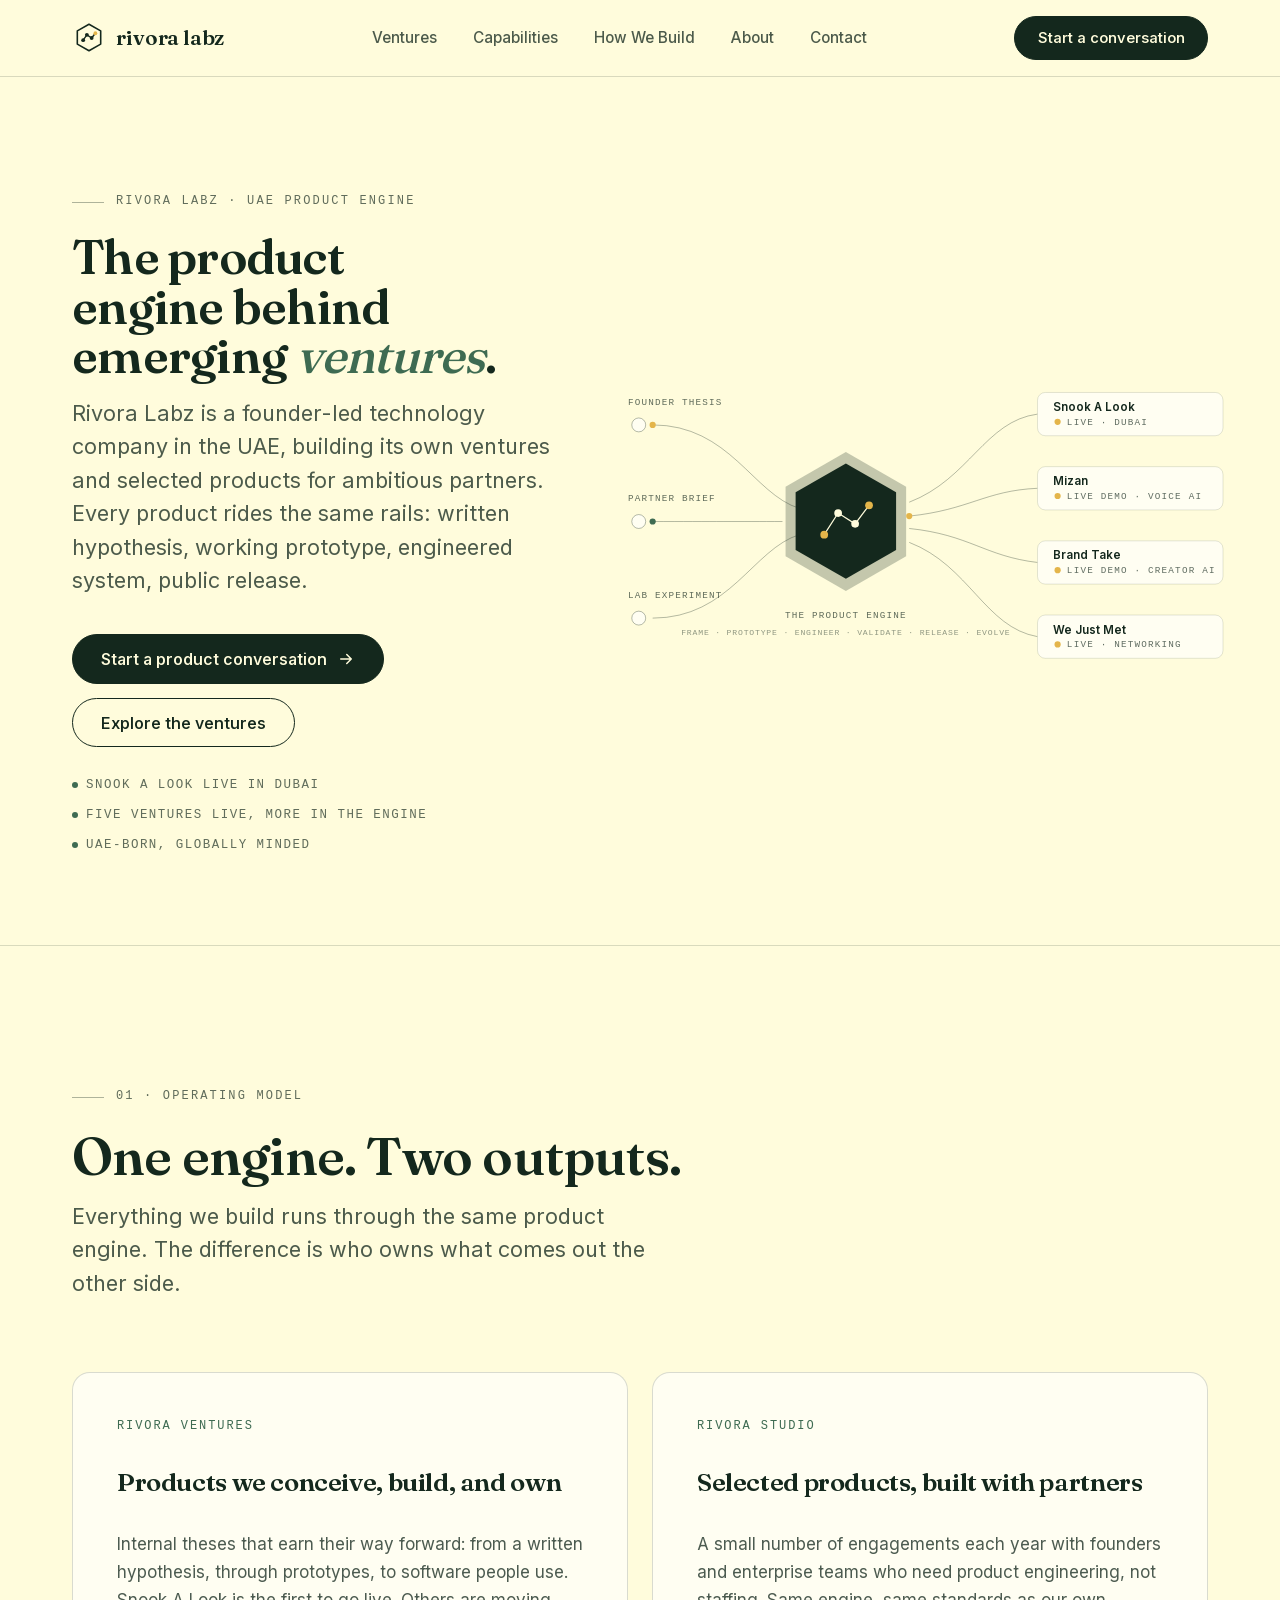
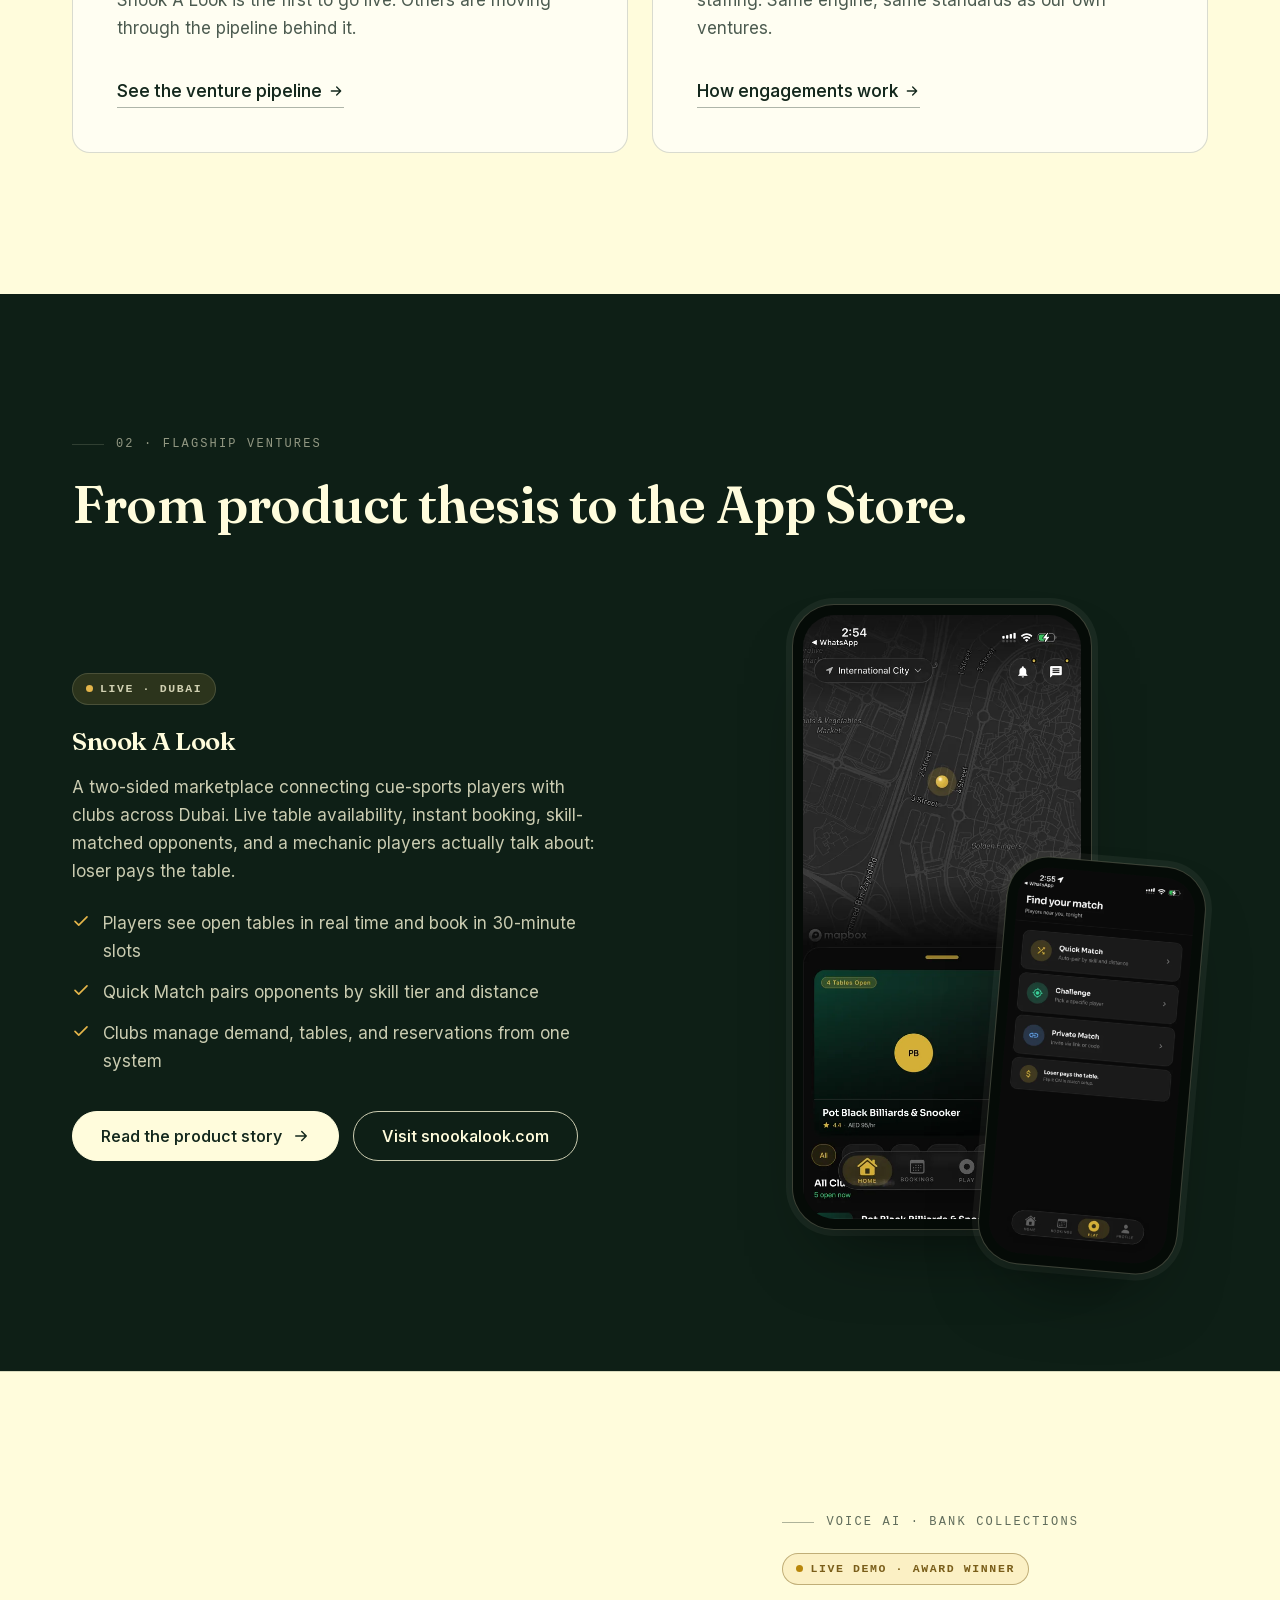
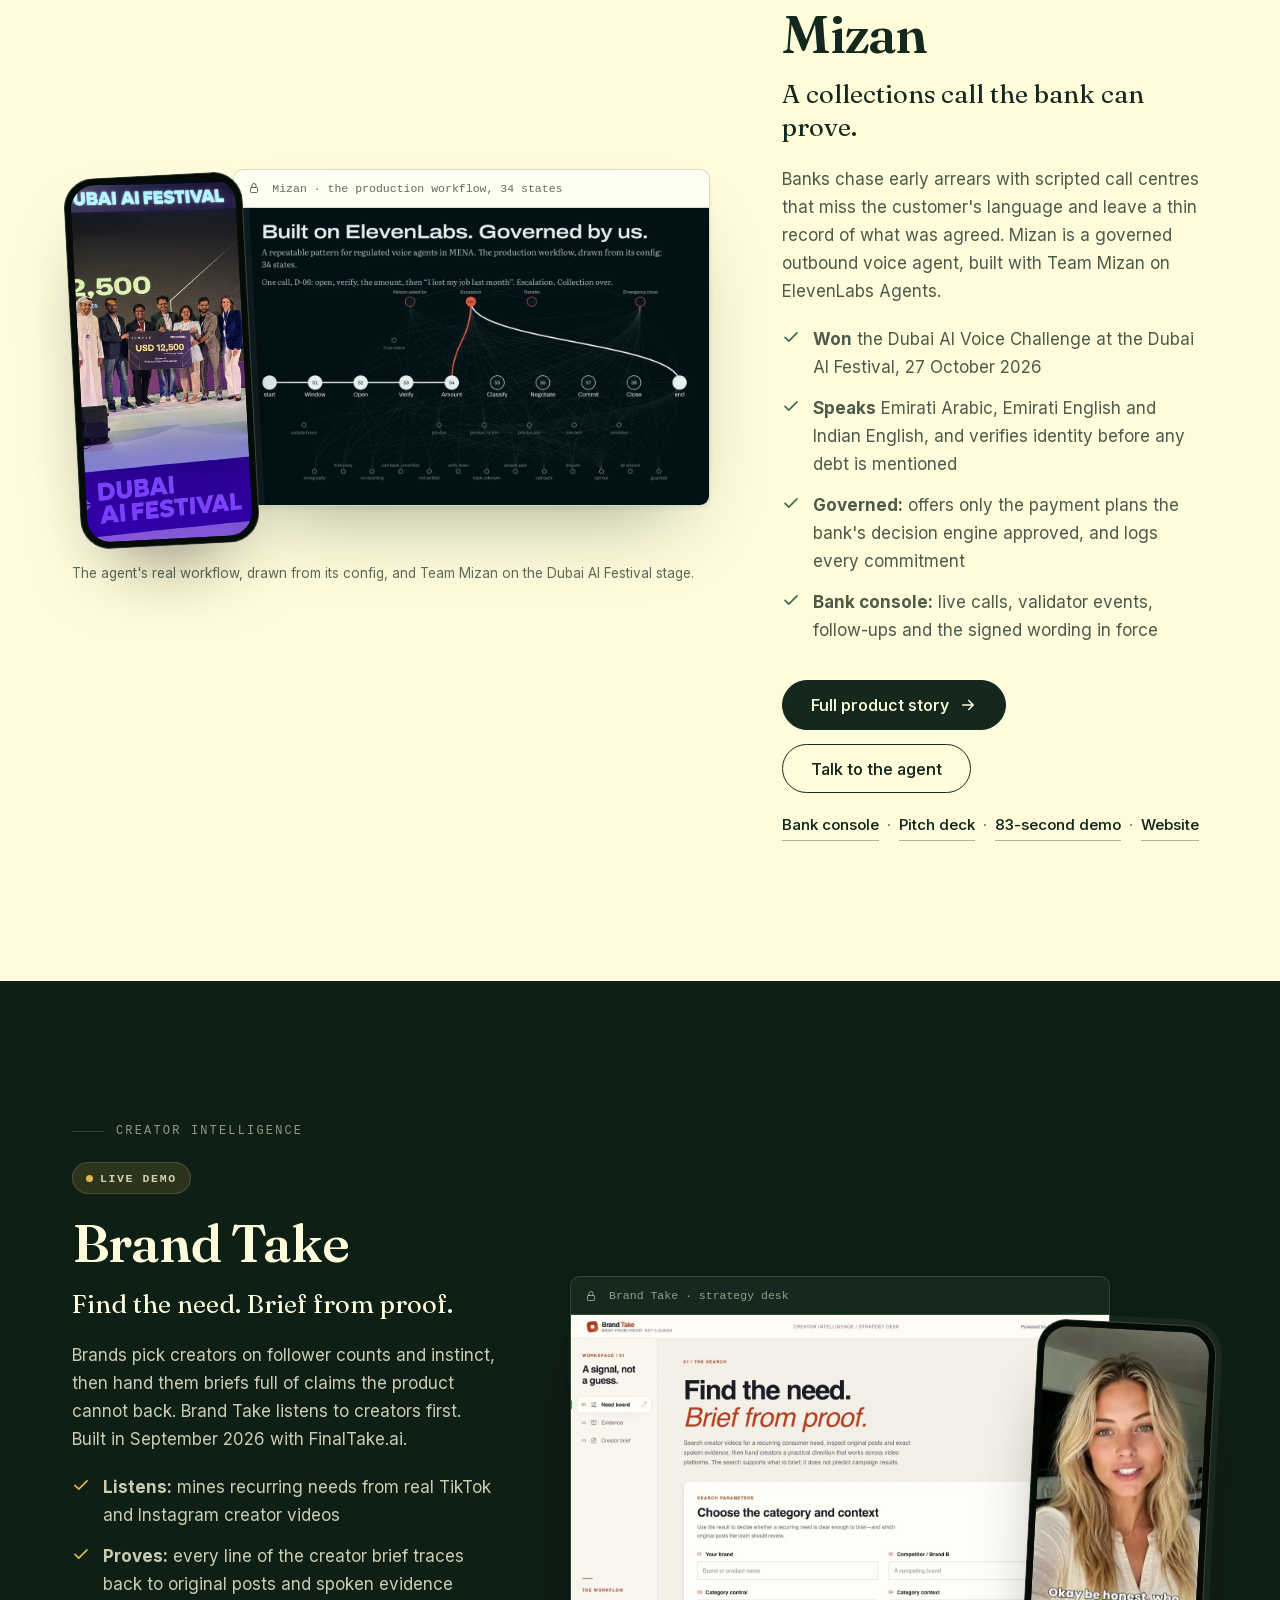
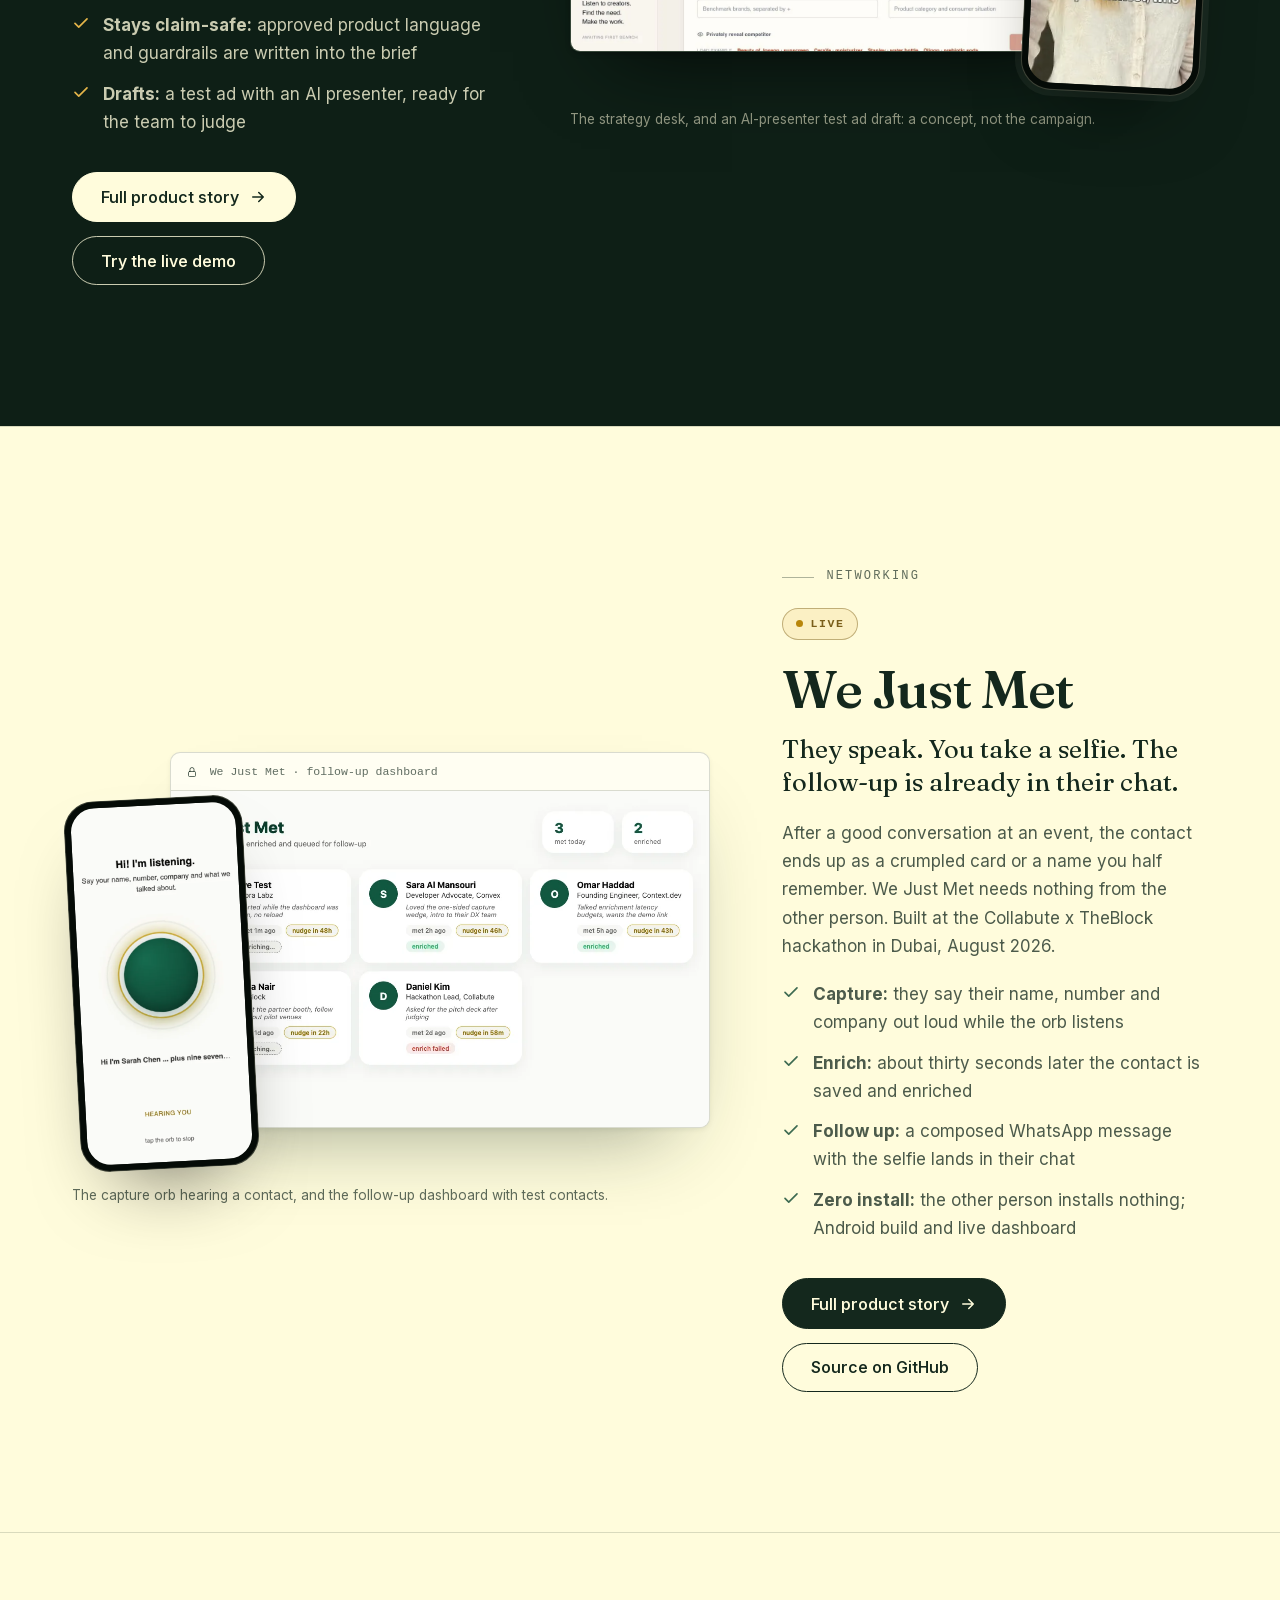
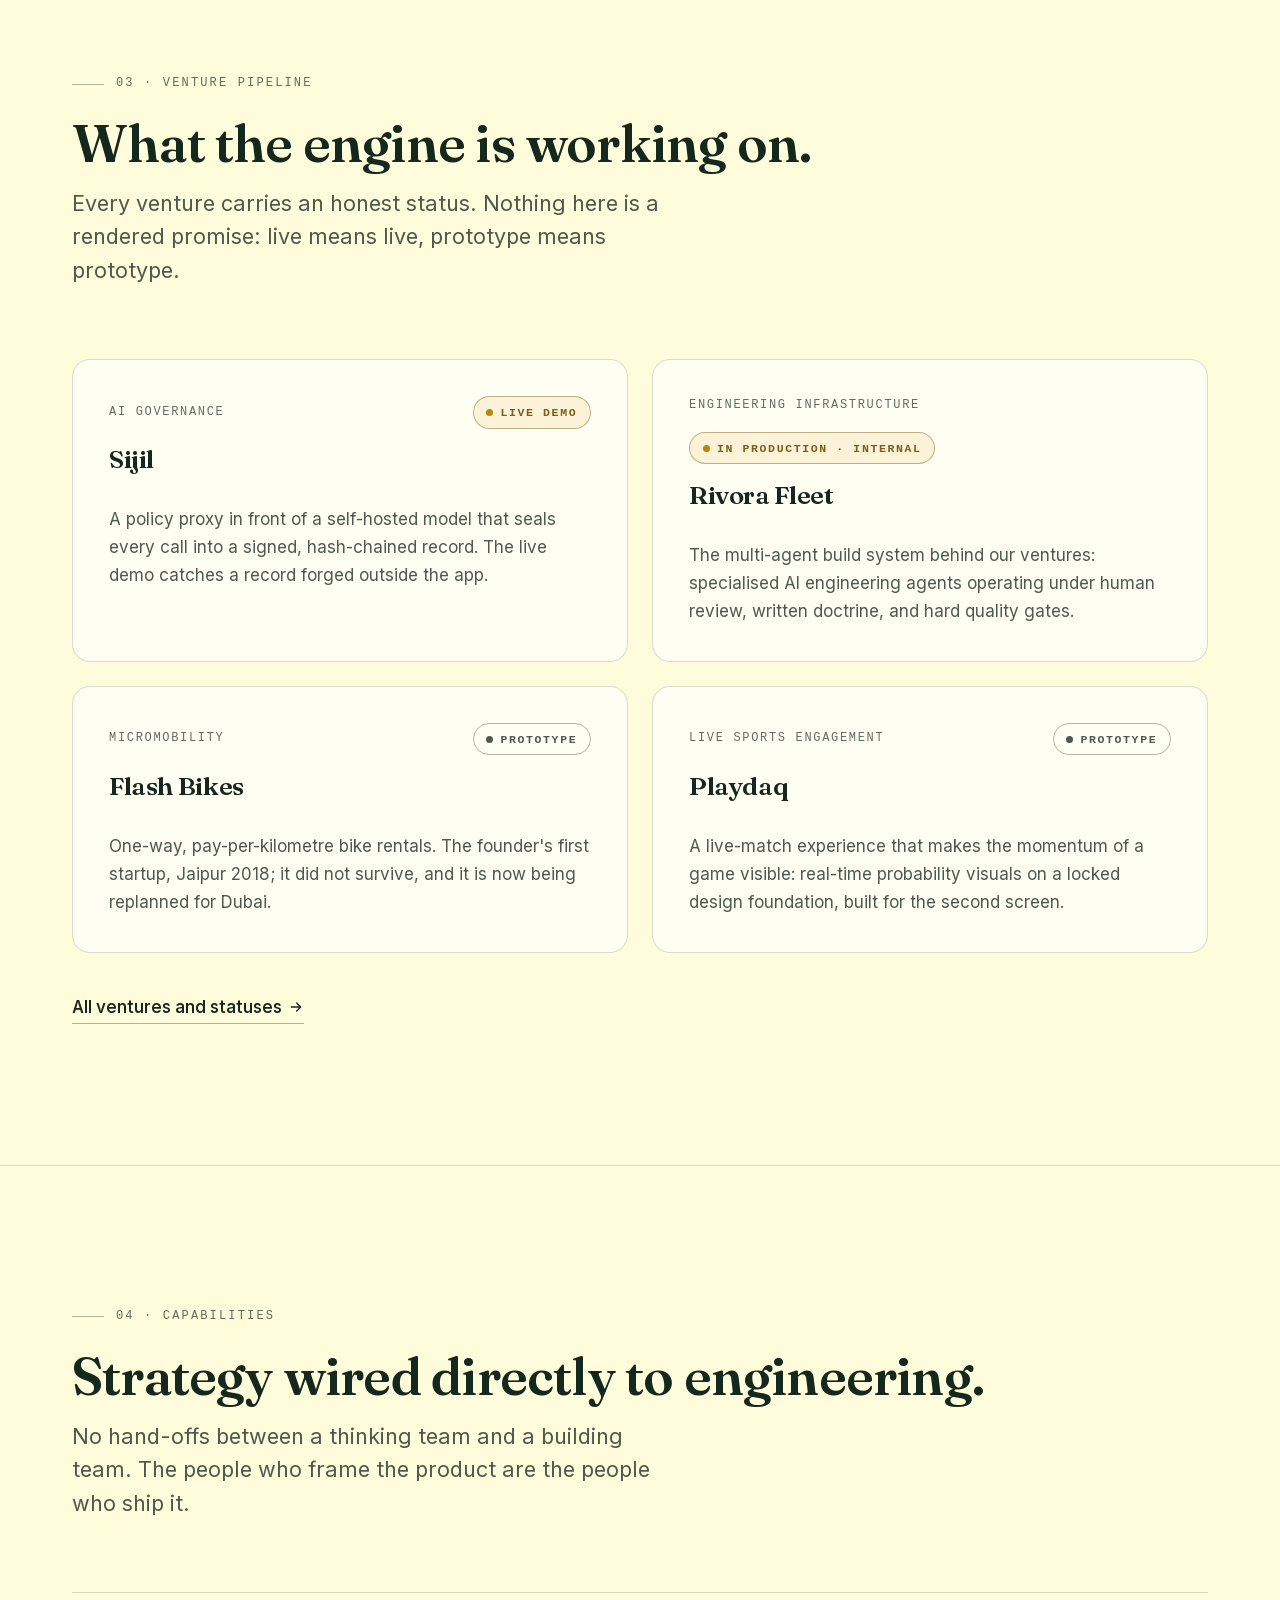
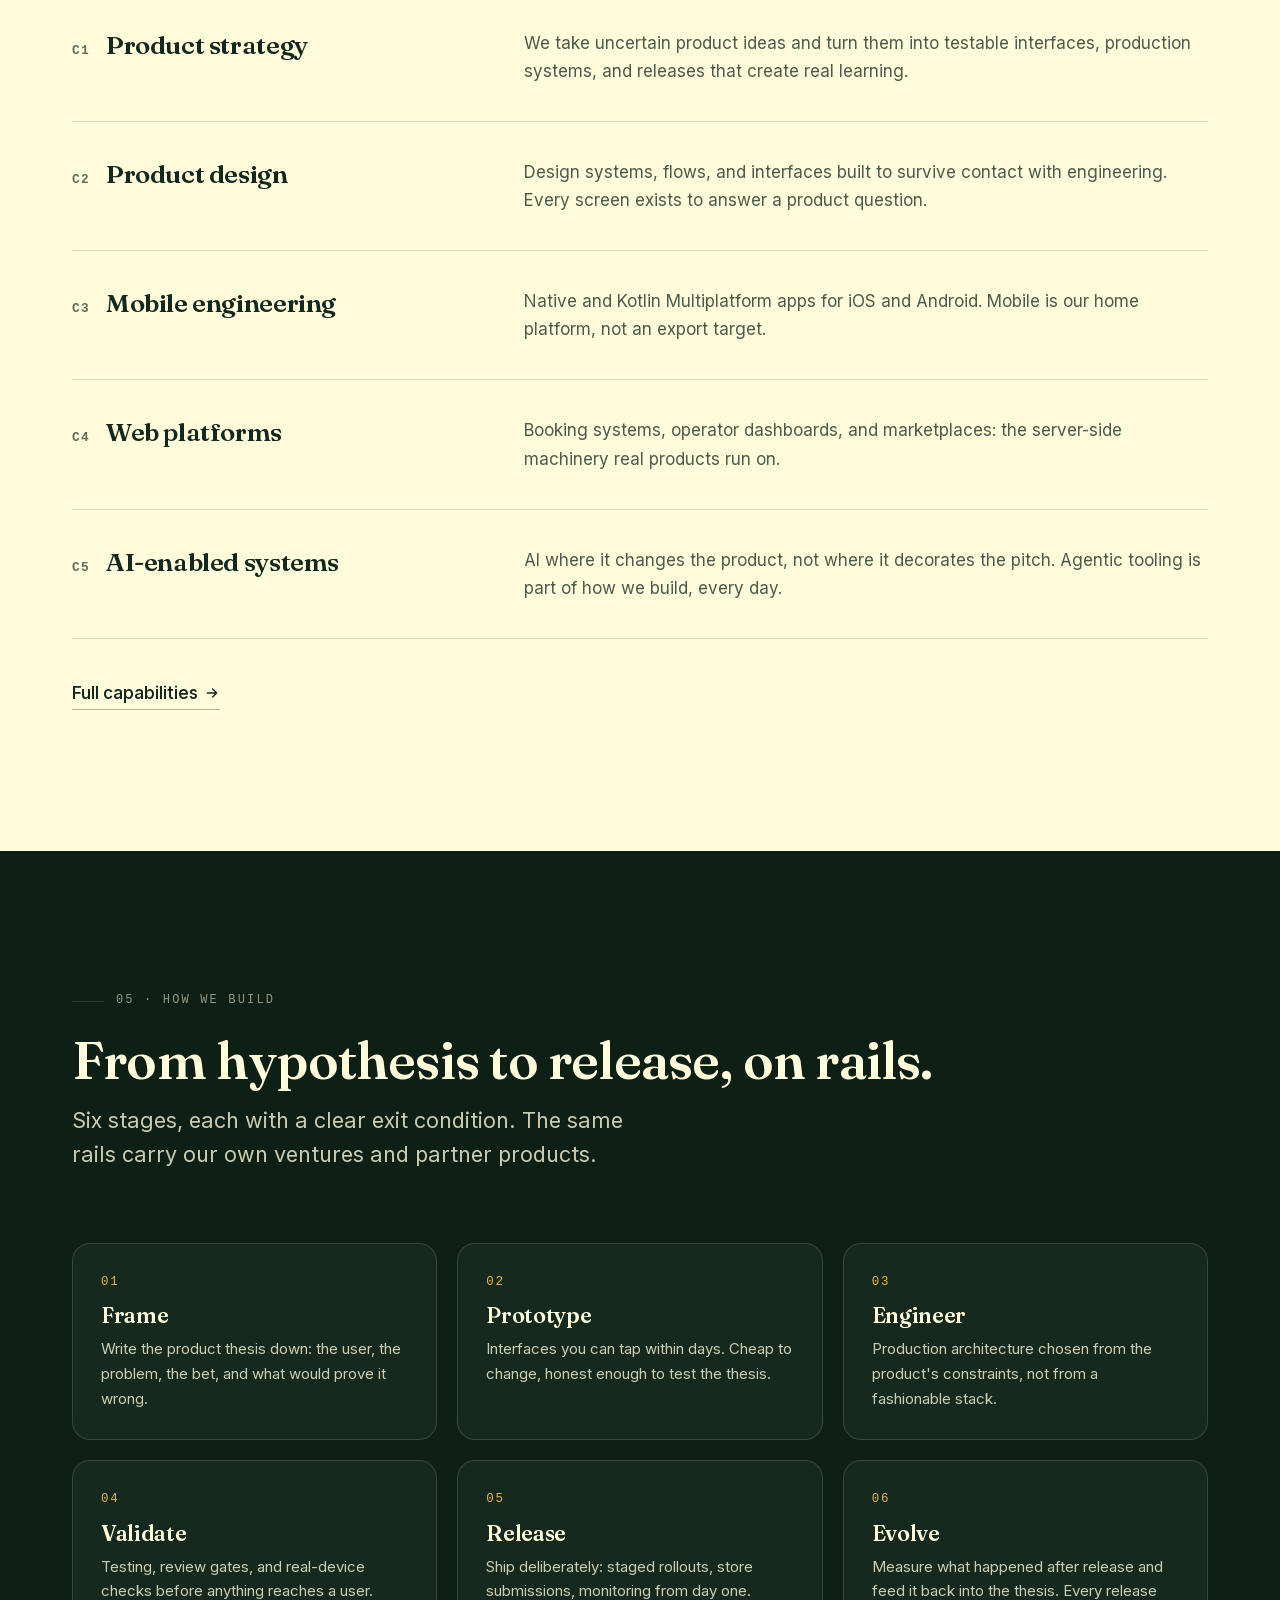
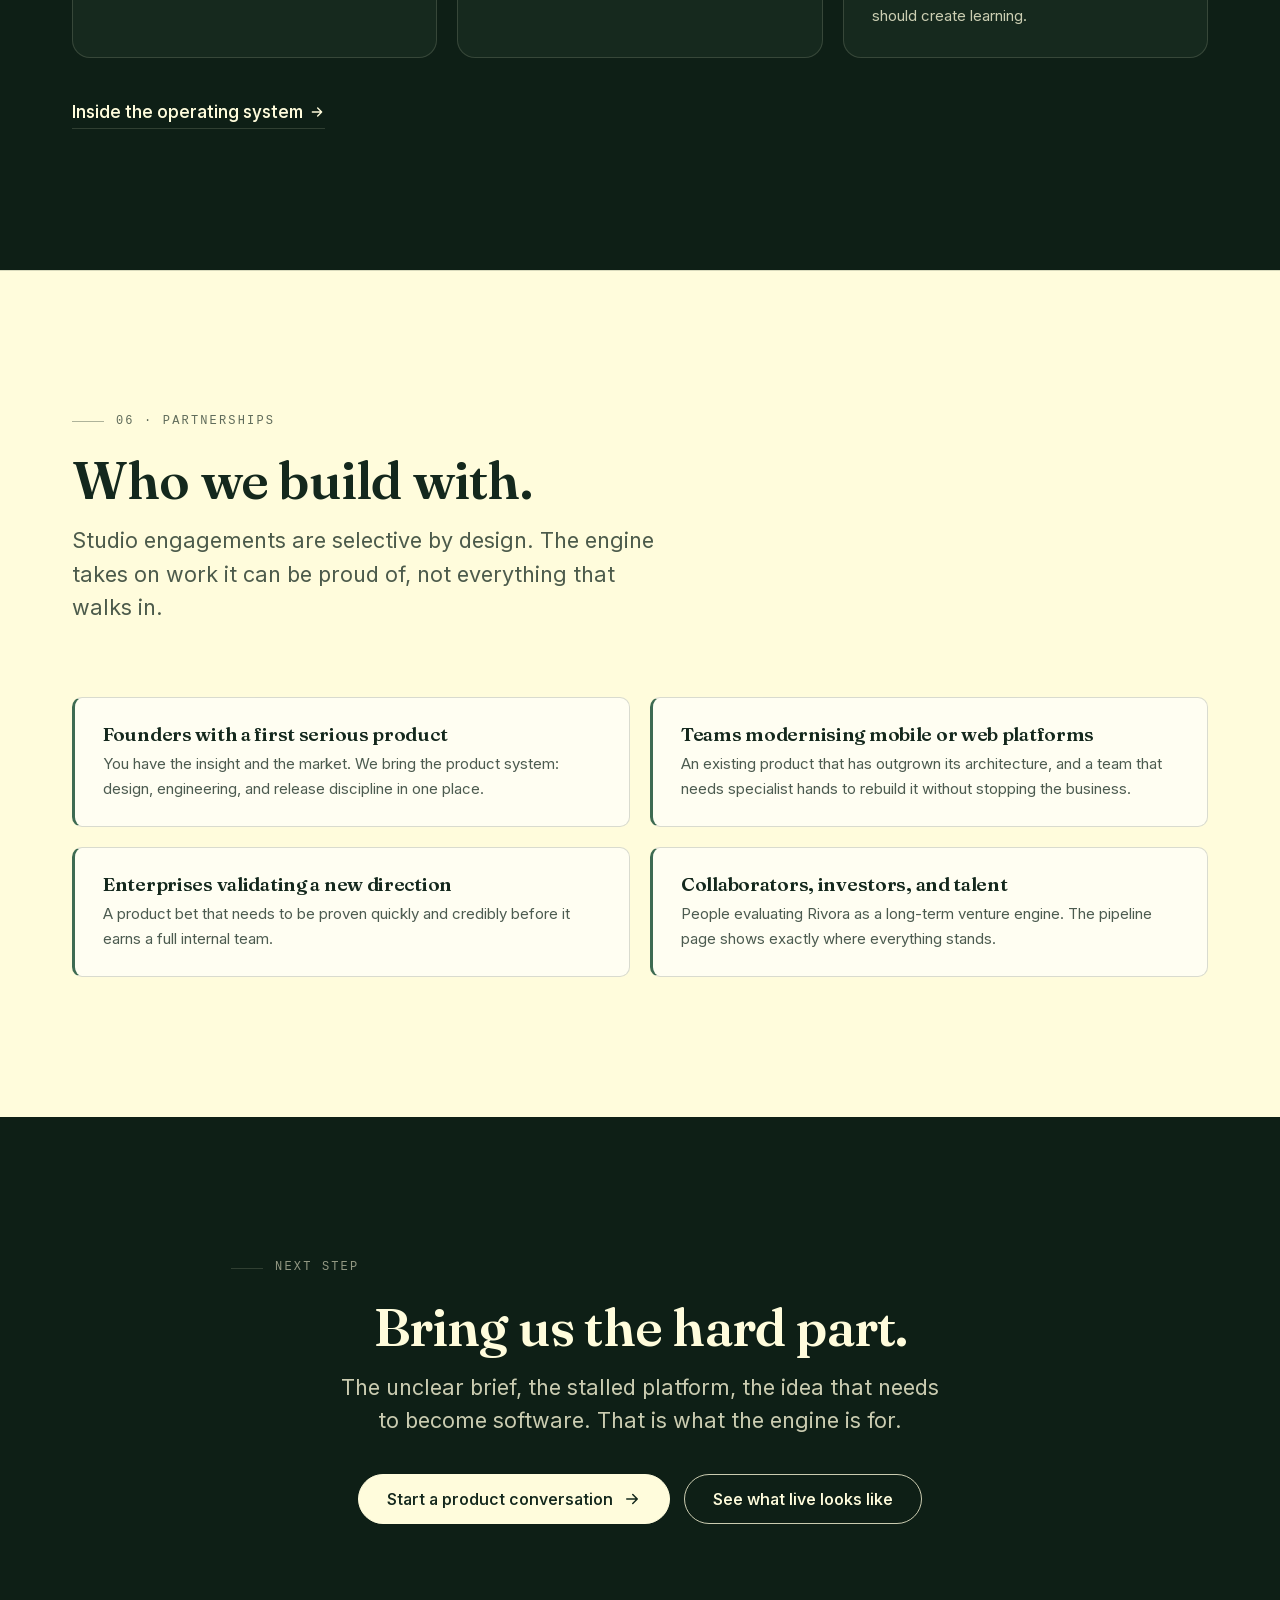
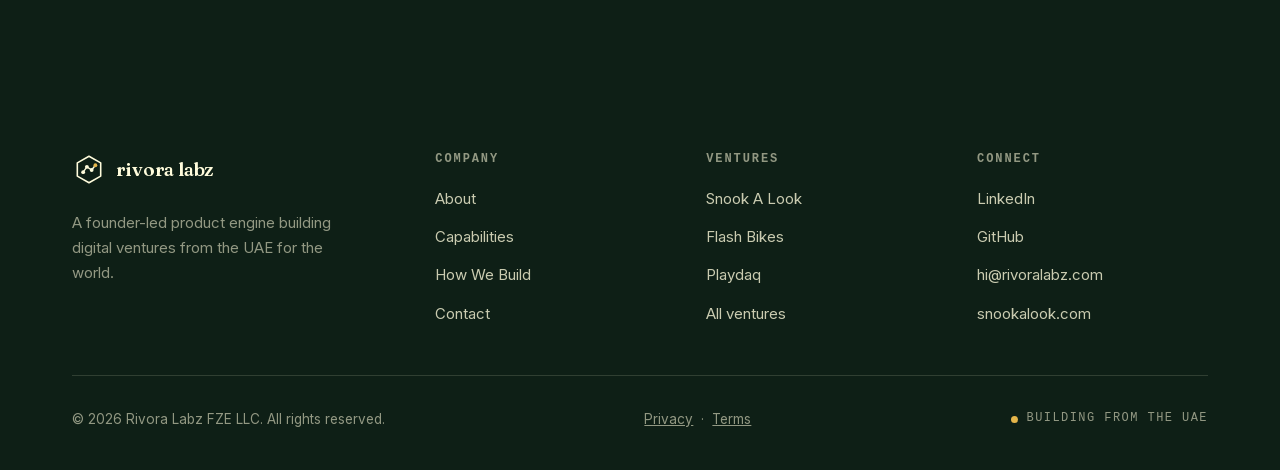
<file: index.html>
<!DOCTYPE html>
<html lang="en" class="no-js">
<head>
  <meta charset="UTF-8">
  <meta name="viewport" content="width=device-width, initial-scale=1.0">

  <title>Rivora Labz | The product engine behind emerging ventures</title>
  <meta name="description" content="Rivora Labz is a founder-led product engine in the UAE. We take product ideas from hypothesis to shipped software: as our own ventures, and with selected partners.">
  <meta name="author" content="Narayan Dhingra">
  <meta name="theme-color" content="#14281D">
  <link rel="canonical" href="https://rivoralabz.com/">

  <meta property="og:type" content="website">
  <meta property="og:url" content="https://rivoralabz.com/">
  <meta property="og:site_name" content="Rivora Labz">
  <meta property="og:title" content="Rivora Labz | The product engine behind emerging ventures">
  <meta property="og:description" content="The product engine behind emerging ventures. A founder-led technology company in the UAE, taking products from written thesis to public release.">
  <meta property="og:image" content="https://rivoralabz.com/og-image.jpg">
  <meta name="twitter:card" content="summary_large_image">
  <meta name="twitter:title" content="Rivora Labz | The product engine behind emerging ventures">
  <meta name="twitter:description" content="The product engine behind emerging ventures. Founder-led, UAE-born.">
  <meta name="twitter:image" content="https://rivoralabz.com/og-image.jpg">

  <link rel="icon" type="image/svg+xml" href="/assets/img/favicon.svg">
  <link rel="preload" href="/assets/fonts/fraunces-var-latin.woff2" as="font" type="font/woff2" crossorigin>
  <link rel="preload" href="/assets/fonts/inter-var-latin.woff2" as="font" type="font/woff2" crossorigin>
  <link rel="stylesheet" href="/assets/css/main.css?v=3d45b9f8">
  <script src="/assets/js/main.js?v=3d45b9f8" defer></script>

  <script type="application/ld+json">
  {
    "@context": "https://schema.org",
    "@type": "Organization",
    "name": "Rivora Labz",
    "url": "https://rivoralabz.com/",
    "logo": "https://rivoralabz.com/assets/img/favicon.svg",
    "description": "Founder-led product engine in the UAE building its own digital ventures and selected products for partners.",
    "founder": {
      "@type": "Person",
      "name": "Narayan Dhingra",
      "jobTitle": "Founder and CEO",
      "sameAs": [
        "https://www.linkedin.com/in/narayandhingra/",
        "https://github.com/Narayan-Dhingra"
      ]
    },
    "address": { "@type": "PostalAddress", "addressCountry": "AE" },
    "sameAs": [
      "https://www.linkedin.com/in/narayandhingra/",
      "https://github.com/Narayan-Dhingra"
    ]
  }
  </script>
</head>

<body>
  <a class="skip-link" href="#main">Skip to content</a>

  <nav class="site-nav" aria-label="Main">
    <div class="container nav-inner">
      <a class="brand" href="/">
        <svg viewBox="0 0 64 64" aria-hidden="true"><path d="M32 6 L54 18.5 V43.5 L32 56 L10 43.5 V18.5 Z" fill="none" stroke="currentColor" stroke-width="3" stroke-linejoin="round"/><path d="M21 36 L28 26 L37 32 L44 23" fill="none" stroke="currentColor" stroke-width="2.6" stroke-linecap="round" stroke-linejoin="round"/><circle cx="21" cy="36" r="3.6" fill="currentColor"/><circle cx="28" cy="26" r="3.6" fill="currentColor"/><circle cx="37" cy="32" r="3.6" fill="currentColor"/><circle cx="44" cy="23" r="3.6" fill="#E4B54A"/></svg>
        rivora labz
      </a>
      <div class="nav-links">
        <a class="nav-link" href="/ventures/">Ventures</a>
        <a class="nav-link" href="/capabilities/">Capabilities</a>
        <a class="nav-link" href="/how-we-build/">How We Build</a>
        <a class="nav-link" href="/about/">About</a>
        <a class="nav-link" href="/contact/">Contact</a>
      </div>
      <a class="btn btn-primary nav-cta" href="/contact/">Start a conversation</a>
      <button class="menu-toggle" aria-expanded="false" aria-controls="mobileMenu" aria-label="Toggle navigation menu">
        <svg class="icon icon-menu" width="22" height="22" viewBox="0 0 24 24" fill="none" stroke="currentColor" stroke-width="2" stroke-linecap="round" aria-hidden="true"><path d="M4 7h16M4 12h16M4 17h16"/></svg>
        <svg class="icon icon-close" width="22" height="22" viewBox="0 0 24 24" fill="none" stroke="currentColor" stroke-width="2" stroke-linecap="round" aria-hidden="true"><path d="M6 6l12 12M18 6L6 18"/></svg>
      </button>
    </div>
    <div class="mobile-menu" id="mobileMenu">
      <a href="/ventures/">Ventures</a>
      <a href="/capabilities/">Capabilities</a>
      <a href="/how-we-build/">How We Build</a>
      <a href="/about/">About</a>
      <a href="/contact/">Contact</a>
      <a class="btn btn-primary" href="/contact/">Start a conversation</a>
    </div>
  </nav>

  <main id="main">

    <!-- Hero -->
    <header class="hero">
      <div class="container hero-grid">
        <div>
          <p class="eyebrow">Rivora Labz · UAE product engine</p>
          <h1>The product engine behind emerging <em>ventures</em>.</h1>
          <p class="lede">Rivora Labz is a founder-led technology company in the UAE, building its own ventures and selected products for ambitious partners. Every product rides the same rails: written hypothesis, working prototype, engineered system, public release.</p>
          <div class="hero-actions">
            <a class="btn btn-primary" href="/contact/">Start a product conversation
              <svg class="icon" width="18" height="18" viewBox="0 0 24 24" fill="none" stroke="currentColor" stroke-width="2" stroke-linecap="round" stroke-linejoin="round" aria-hidden="true"><path d="M5 12h14M13 6l6 6-6 6"/></svg>
            </a>
            <a class="btn btn-ghost" href="/ventures/">Explore the ventures</a>
          </div>
          <p class="hero-meta">
            <span><span class="dot" aria-hidden="true"></span>Snook A Look live in Dubai</span>
            <span><span class="dot" aria-hidden="true"></span>Five ventures live, more in the engine</span>
            <span><span class="dot" aria-hidden="true"></span>UAE-born, globally minded</span>
          </p>
        </div>

        <!-- The Rivora Product Engine -->
        <div class="engine-wrap">
          <svg class="engine-svg" viewBox="100 48 810 380" role="img" aria-labelledby="engineTitle engineDesc">
            <title id="engineTitle">The Rivora Product Engine</title>
            <desc id="engineDesc">Founder theses, partner briefs, and lab experiments flow into a central engine, which produces ventures: Snook A Look (live in Dubai), Mizan (live demo), Brand Take (live demo), and We Just Met (live).</desc>

            <!-- Input paths -->
            <path class="e-path" d="M150 110 C 250 110, 280 200, 340 218"/>
            <path class="e-path" d="M150 235 C 230 235, 260 235, 318 235"/>
            <path class="e-path" d="M150 360 C 250 360, 280 270, 340 252"/>

            <!-- Output paths -->
            <path class="e-path" d="M482 210 C 560 180, 580 105, 648 96"/>
            <path class="e-path" d="M482 228 C 560 220, 580 195, 648 192"/>
            <path class="e-path" d="M482 244 C 560 252, 580 280, 648 288"/>
            <path class="e-path" d="M482 262 C 560 292, 580 372, 648 384"/>

            <!-- Input nodes -->
            <g>
              <circle class="e-node" cx="132" cy="110" r="9"/>
              <text class="e-label" x="118" y="84" text-anchor="start">Founder thesis</text>
              <circle class="e-node" cx="132" cy="235" r="9"/>
              <text class="e-label" x="118" y="209" text-anchor="start">Partner brief</text>
              <circle class="e-node" cx="132" cy="360" r="9"/>
              <text class="e-label" x="118" y="334" text-anchor="start">Lab experiment</text>
            </g>

            <!-- Core -->
            <g>
              <path class="e-core-fill engine-core-pulse" d="M400 145 L478 190 V280 L400 325 L322 280 V190 Z" opacity="0.25"/>
              <path class="e-core-fill" d="M400 160 L465 197 V272 L400 309 L335 272 V197 Z"/>
              <path class="e-mol" d="M372 252 L390 224 L412 238 L430 214"/>
              <circle class="e-mol-dot" cx="372" cy="252" r="5"/>
              <circle cx="390" cy="224" r="5" fill="#FFFCDC"/>
              <circle cx="412" cy="238" r="5" fill="#FFFCDC"/>
              <circle class="e-mol-dot" cx="430" cy="214" r="5"/>
              <text class="e-label" x="400" y="360" text-anchor="middle">The product engine</text>
              <text class="e-label e-caption" x="400" y="382" text-anchor="middle" opacity="0.7">frame · prototype · engineer · validate · release · evolve</text>
            </g>

            <!-- Output chips -->
            <g>
              <rect class="e-chip" x="648" y="68" width="240" height="56" rx="12"/>
              <text class="e-name" x="668" y="92">Snook A Look</text>
              <circle class="e-live" cx="674" cy="106" r="4"/>
              <text class="e-label" x="686" y="110">Live · Dubai</text>

              <rect class="e-chip" x="648" y="164" width="240" height="56" rx="12"/>
              <text class="e-name" x="668" y="188">Mizan</text>
              <circle class="e-live" cx="674" cy="202" r="4"/>
              <text class="e-label" x="686" y="206">Live demo · Voice AI</text>

              <rect class="e-chip" x="648" y="260" width="240" height="56" rx="12"/>
              <text class="e-name" x="668" y="284">Brand Take</text>
              <circle class="e-live" cx="674" cy="298" r="4"/>
              <text class="e-label" x="686" y="302">Live demo · Creator AI</text>

              <rect class="e-chip" x="648" y="356" width="240" height="56" rx="12"/>
              <text class="e-name" x="668" y="380">We Just Met</text>
              <circle class="e-live" cx="674" cy="394" r="4"/>
              <text class="e-label" x="686" y="398">Live · Networking</text>
            </g>

            <!-- Traveling idea dots (CSS offset-path; hidden for reduced motion) -->
            <circle class="engine-dot" r="4" fill="#E4B54A" style="offset-path: path('M150 110 C 250 110, 280 200, 340 218')"/>
            <circle class="engine-dot" r="4" fill="#3E6B52" style="offset-path: path('M150 235 C 230 235, 260 235, 318 235')"/>
            <circle class="engine-dot" r="4" fill="#E4B54A" style="offset-path: path('M482 228 C 560 220, 580 195, 648 192')"/>
          </svg>

          <!-- Simplified vertical engine for small screens -->
          <div class="engine-mobile" aria-hidden="true">
            <div class="em-stage"><strong>Ideas in</strong><span class="faint">theses · briefs · experiments</span></div>
            <div class="em-arrow">&darr;</div>
            <div class="em-stage"><strong>The product engine</strong><span class="faint">frame &rarr; release</span></div>
            <div class="em-arrow">&darr;</div>
            <div class="em-stage"><strong>Snook A Look</strong><span class="status status--live">Live</span></div>
            <div class="em-stage"><strong>Mizan</strong><span class="status status--live">Live demo</span></div>
            <div class="em-stage"><strong>Brand Take</strong><span class="status status--live">Live demo</span></div>
            <div class="em-stage"><strong>We Just Met</strong><span class="status status--live">Live</span></div>
          </div>
        </div>
      </div>
    </header>

    <!-- Operating model -->
    <section class="section rule-top" aria-labelledby="model-title">
      <div class="container">
        <div class="section-head reveal">
          <p class="eyebrow">01 · Operating model</p>
          <h2 id="model-title">One engine. Two outputs.</h2>
          <p class="lede">Everything we build runs through the same product engine. The difference is who owns what comes out the other side.</p>
        </div>
        <div class="model-grid">
          <article class="model-card reveal">
            <p class="kicker">Rivora Ventures</p>
            <h3>Products we conceive, build, and own</h3>
            <p>Internal theses that earn their way forward: from a written hypothesis, through prototypes, to software people use. Snook A Look is the first to go live. Others are moving through the pipeline behind it.</p>
            <a class="text-link" href="/ventures/">See the venture pipeline
              <svg class="icon" width="16" height="16" viewBox="0 0 24 24" fill="none" stroke="currentColor" stroke-width="2" stroke-linecap="round" stroke-linejoin="round" aria-hidden="true"><path d="M5 12h14M13 6l6 6-6 6"/></svg></a>
          </article>
          <article class="model-card reveal" style="--reveal-delay: 90ms">
            <p class="kicker">Rivora Studio</p>
            <h3>Selected products, built with partners</h3>
            <p>A small number of engagements each year with founders and enterprise teams who need product engineering, not staffing. Same engine, same standards as our own ventures.</p>
            <a class="text-link" href="/capabilities/">How engagements work
              <svg class="icon" width="16" height="16" viewBox="0 0 24 24" fill="none" stroke="currentColor" stroke-width="2" stroke-linecap="round" stroke-linejoin="round" aria-hidden="true"><path d="M5 12h14M13 6l6 6-6 6"/></svg></a>
          </article>
        </div>
      </div>
    </section>

    <!-- Featured venture: Snook A Look -->
    <section class="section on-dark" aria-labelledby="flagship-title">
      <div class="container">
        <div class="section-head reveal">
          <p class="eyebrow">02 · Flagship ventures</p>
          <h2 id="flagship-title">From product thesis to the App Store.</h2>
        </div>
        <div class="feature-grid">
          <div class="reveal">
            <p><span class="status status--live">Live · Dubai</span></p>
            <h3 style="margin-top:1.25rem">Snook A Look</h3>
            <p class="muted">A two-sided marketplace connecting cue-sports players with clubs across Dubai. Live table availability, instant booking, skill-matched opponents, and a mechanic players actually talk about: loser pays the table.</p>
            <ul class="check-list">
              <li><svg class="icon" width="18" height="18" viewBox="0 0 24 24" fill="none" stroke="currentColor" stroke-width="2.2" stroke-linecap="round" stroke-linejoin="round" aria-hidden="true"><path d="M4 12.5l5 5L20 6.5"/></svg>Players see open tables in real time and book in 30-minute slots</li>
              <li><svg class="icon" width="18" height="18" viewBox="0 0 24 24" fill="none" stroke="currentColor" stroke-width="2.2" stroke-linecap="round" stroke-linejoin="round" aria-hidden="true"><path d="M4 12.5l5 5L20 6.5"/></svg>Quick Match pairs opponents by skill tier and distance</li>
              <li><svg class="icon" width="18" height="18" viewBox="0 0 24 24" fill="none" stroke="currentColor" stroke-width="2.2" stroke-linecap="round" stroke-linejoin="round" aria-hidden="true"><path d="M4 12.5l5 5L20 6.5"/></svg>Clubs manage demand, tables, and reservations from one system</li>
            </ul>
            <div class="hero-actions">
              <a class="btn btn-primary" href="/ventures/snook-a-look/">Read the product story
                <svg class="icon" width="18" height="18" viewBox="0 0 24 24" fill="none" stroke="currentColor" stroke-width="2" stroke-linecap="round" stroke-linejoin="round" aria-hidden="true"><path d="M5 12h14M13 6l6 6-6 6"/></svg></a>
              <a class="btn btn-ghost" href="https://snookalook.com" target="_blank" rel="noopener">Visit snookalook.com</a>
            </div>
          </div>
          <div class="phone-duo reveal" style="--reveal-delay: 120ms">
            <div class="phone-frame">
              <img src="/assets/img/snook-iphone-01-home-clubs.webp" alt="Snook A Look home screen: a dark map of Dubai with nearby clubs and open table counts" width="552" height="1200" loading="lazy" decoding="async">
            </div>
            <div class="phone-frame">
              <img src="/assets/img/snook-iphone-04-play-match.webp" alt="Snook A Look Play screen: Quick Match, Challenge, and Private Match modes, with the loser-pays-the-table option" width="552" height="1200" loading="lazy" decoding="async">
            </div>
          </div>
        </div>
      </div>
    </section>

    <!-- Flagship bands -->
    <section class="section rule-top" id="mizan" aria-labelledby="mizan-title">
      <div class="container venture-feature venture-feature--flip">
        <div class="vf-copy reveal">
          <p class="eyebrow">Voice AI · Bank collections</p>
          <p><span class="status status--live">Live demo · Award winner</span></p>
          <h2 id="mizan-title">Mizan</h2>
          <p class="vf-lede">A collections call the bank can prove.</p>
          <p class="muted">Banks chase early arrears with scripted call centres that miss the customer&#x27;s language and leave a thin record of what was agreed. Mizan is a governed outbound voice agent, built with Team Mizan on ElevenLabs Agents.</p>
          <ul class="check-list">
                <li><svg class="icon" width="18" height="18" viewBox="0 0 24 24" fill="none" stroke="currentColor" stroke-width="2.2" stroke-linecap="round" stroke-linejoin="round" aria-hidden="true"><path d="M4 12.5l5 5L20 6.5"/></svg><span><strong>Won</strong> the Dubai AI Voice Challenge at the Dubai AI Festival, 27 October 2026</span></li>
                <li><svg class="icon" width="18" height="18" viewBox="0 0 24 24" fill="none" stroke="currentColor" stroke-width="2.2" stroke-linecap="round" stroke-linejoin="round" aria-hidden="true"><path d="M4 12.5l5 5L20 6.5"/></svg><span><strong>Speaks</strong> Emirati Arabic, Emirati English and Indian English, and verifies identity before any debt is mentioned</span></li>
                <li><svg class="icon" width="18" height="18" viewBox="0 0 24 24" fill="none" stroke="currentColor" stroke-width="2.2" stroke-linecap="round" stroke-linejoin="round" aria-hidden="true"><path d="M4 12.5l5 5L20 6.5"/></svg><span><strong>Governed:</strong> offers only the payment plans the bank's decision engine approved, and logs every commitment</span></li>
                <li><svg class="icon" width="18" height="18" viewBox="0 0 24 24" fill="none" stroke="currentColor" stroke-width="2.2" stroke-linecap="round" stroke-linejoin="round" aria-hidden="true"><path d="M4 12.5l5 5L20 6.5"/></svg><span><strong>Bank console:</strong> live calls, validator events, follow-ups and the signed wording in force</span></li>
          </ul>
          <div class="hero-actions">
            <a class="btn btn-primary" href="https://mizan.rivoralabz.com/">Full product story
              <svg class="icon" width="18" height="18" viewBox="0 0 24 24" fill="none" stroke="currentColor" stroke-width="2" stroke-linecap="round" stroke-linejoin="round" aria-hidden="true"><path d="M5 12h14M13 6l6 6-6 6"/></svg></a>
            <a class="btn btn-ghost" href="https://mizan.infinitebarakah.com/talk" target="_blank" rel="noopener">Talk to the agent</a>
          </div>
          <p class="faint" style="margin-top:1.25rem; font-size:var(--size-small)"><a class="text-link" href="https://mizan.infinitebarakah.com/calls" target="_blank" rel="noopener">Bank console</a> &nbsp;·&nbsp; <a class="text-link" href="https://mizan.rivoralabz.com/mizan/pitch/">Pitch deck</a> &nbsp;·&nbsp; <a class="text-link" href="https://mizan.rivoralabz.com/#demo">83-second demo</a> &nbsp;·&nbsp; <a class="text-link" href="https://mizan.infinitebarakah.com/" target="_blank" rel="noopener">Website</a></p>
        </div>
        <figure class="vf-stage" style="margin:0">
          <div class="stage reveal" style="--reveal-delay: 100ms; --stage-phone-overlap: 0.9">
            <div class="browser-frame">
              <div class="browser-bar"><svg width="12" height="12" viewBox="0 0 24 24" fill="none" stroke="currentColor" stroke-width="2" stroke-linecap="round" stroke-linejoin="round" aria-hidden="true"><rect x="5" y="11" width="14" height="10" rx="2"/><path d="M8 11V7a4 4 0 0 1 8 0v4"/></svg><span>Mizan · the production workflow, 34 states</span></div>
              <video data-ambient muted loop playsinline preload="none" poster="/assets/img/ventures/mizan-workflow.webp" width="1200" height="750" aria-label="Mizan&#x27;s production workflow graph drawing itself: 34 states, then one call&#x27;s path from open through verify and amount to escalation"><source src="/assets/media/mizan-workflow.mp4" type="video/mp4"></video>
            </div>
            <div class="phone-frame phone-frame--photo">
              <img src="/assets/img/ventures/mizan-stage.webp" alt="Team Mizan standing on the Dubai AI Festival stage holding the USD 12,500 ElevenLabs prize board, with the event presenter" width="552" height="1195" loading="lazy" decoding="async">
            </div>
          </div>
          <figcaption class="faint stage-caption">The agent&#x27;s real workflow, drawn from its config, and Team Mizan on the Dubai AI Festival stage.</figcaption>
        </figure>
      </div>
    </section>

    <section class="section on-dark" id="brand-take" aria-labelledby="brand-take-title">
      <div class="container venture-feature">
        <div class="vf-copy reveal">
          <p class="eyebrow">Creator intelligence</p>
          <p><span class="status status--live">Live demo</span></p>
          <h2 id="brand-take-title">Brand Take</h2>
          <p class="vf-lede">Find the need. Brief from proof.</p>
          <p class="muted">Brands pick creators on follower counts and instinct, then hand them briefs full of claims the product cannot back. Brand Take listens to creators first. Built in September 2026 with FinalTake.ai.</p>
          <ul class="check-list">
                <li><svg class="icon" width="18" height="18" viewBox="0 0 24 24" fill="none" stroke="currentColor" stroke-width="2.2" stroke-linecap="round" stroke-linejoin="round" aria-hidden="true"><path d="M4 12.5l5 5L20 6.5"/></svg><span><strong>Listens:</strong> mines recurring needs from real TikTok and Instagram creator videos</span></li>
                <li><svg class="icon" width="18" height="18" viewBox="0 0 24 24" fill="none" stroke="currentColor" stroke-width="2.2" stroke-linecap="round" stroke-linejoin="round" aria-hidden="true"><path d="M4 12.5l5 5L20 6.5"/></svg><span><strong>Proves:</strong> every line of the creator brief traces back to original posts and spoken evidence</span></li>
                <li><svg class="icon" width="18" height="18" viewBox="0 0 24 24" fill="none" stroke="currentColor" stroke-width="2.2" stroke-linecap="round" stroke-linejoin="round" aria-hidden="true"><path d="M4 12.5l5 5L20 6.5"/></svg><span><strong>Stays claim-safe:</strong> approved product language and guardrails are written into the brief</span></li>
                <li><svg class="icon" width="18" height="18" viewBox="0 0 24 24" fill="none" stroke="currentColor" stroke-width="2.2" stroke-linecap="round" stroke-linejoin="round" aria-hidden="true"><path d="M4 12.5l5 5L20 6.5"/></svg><span><strong>Drafts:</strong> a test ad with an AI presenter, ready for the team to judge</span></li>
          </ul>
          <div class="hero-actions">
            <a class="btn btn-primary" href="https://brandtake.rivoralabz.com/">Full product story
              <svg class="icon" width="18" height="18" viewBox="0 0 24 24" fill="none" stroke="currentColor" stroke-width="2" stroke-linecap="round" stroke-linejoin="round" aria-hidden="true"><path d="M5 12h14M13 6l6 6-6 6"/></svg></a>
            <a class="btn btn-ghost" href="https://finaltake-signal.replit.app/" target="_blank" rel="noopener">Try the live demo</a>
          </div>
        </div>
        <figure class="vf-stage" style="margin:0">
          <div class="stage reveal" style="--reveal-delay: 100ms">
            <div class="browser-frame">
              <div class="browser-bar"><svg width="12" height="12" viewBox="0 0 24 24" fill="none" stroke="currentColor" stroke-width="2" stroke-linecap="round" stroke-linejoin="round" aria-hidden="true"><rect x="5" y="11" width="14" height="10" rx="2"/><path d="M8 11V7a4 4 0 0 1 8 0v4"/></svg><span>Brand Take · strategy desk</span></div>
              <img src="/assets/img/ventures/brandtake-desk.webp" alt="Brand Take strategy desk: search parameters for brand, competitor, category control and context" width="1440" height="900" loading="lazy" decoding="async">
            </div>
            <div class="phone-frame">
              <video data-ambient muted loop playsinline preload="none" poster="/assets/img/ventures/brandtake-ad.webp" width="552" height="1195" aria-label="AI-presenter test ad drafted by Brand Take"><source src="/assets/media/brandtake-ad.mp4" type="video/mp4"></video>
            </div>
          </div>
          <figcaption class="faint stage-caption">The strategy desk, and an AI-presenter test ad draft: a concept, not the campaign.</figcaption>
        </figure>
      </div>
    </section>

    <section class="section rule-top" id="we-just-met" aria-labelledby="we-just-met-title">
      <div class="container venture-feature venture-feature--flip">
        <div class="vf-copy reveal">
          <p class="eyebrow">Networking</p>
          <p><span class="status status--live">Live</span></p>
          <h2 id="we-just-met-title">We Just Met</h2>
          <p class="vf-lede">They speak. You take a selfie. The follow-up is already in their chat.</p>
          <p class="muted">After a good conversation at an event, the contact ends up as a crumpled card or a name you half remember. We Just Met needs nothing from the other person. Built at the Collabute x TheBlock hackathon in Dubai, August 2026.</p>
          <ul class="check-list">
                <li><svg class="icon" width="18" height="18" viewBox="0 0 24 24" fill="none" stroke="currentColor" stroke-width="2.2" stroke-linecap="round" stroke-linejoin="round" aria-hidden="true"><path d="M4 12.5l5 5L20 6.5"/></svg><span><strong>Capture:</strong> they say their name, number and company out loud while the orb listens</span></li>
                <li><svg class="icon" width="18" height="18" viewBox="0 0 24 24" fill="none" stroke="currentColor" stroke-width="2.2" stroke-linecap="round" stroke-linejoin="round" aria-hidden="true"><path d="M4 12.5l5 5L20 6.5"/></svg><span><strong>Enrich:</strong> about thirty seconds later the contact is saved and enriched</span></li>
                <li><svg class="icon" width="18" height="18" viewBox="0 0 24 24" fill="none" stroke="currentColor" stroke-width="2.2" stroke-linecap="round" stroke-linejoin="round" aria-hidden="true"><path d="M4 12.5l5 5L20 6.5"/></svg><span><strong>Follow up:</strong> a composed WhatsApp message with the selfie lands in their chat</span></li>
                <li><svg class="icon" width="18" height="18" viewBox="0 0 24 24" fill="none" stroke="currentColor" stroke-width="2.2" stroke-linecap="round" stroke-linejoin="round" aria-hidden="true"><path d="M4 12.5l5 5L20 6.5"/></svg><span><strong>Zero install:</strong> the other person installs nothing; Android build and live dashboard</span></li>
          </ul>
          <div class="hero-actions">
            <a class="btn btn-primary" href="https://wejustmet.rivoralabz.com/">Full product story
              <svg class="icon" width="18" height="18" viewBox="0 0 24 24" fill="none" stroke="currentColor" stroke-width="2" stroke-linecap="round" stroke-linejoin="round" aria-hidden="true"><path d="M5 12h14M13 6l6 6-6 6"/></svg></a>
            <a class="btn btn-ghost" href="https://github.com/rivora-labz/we-just-met" target="_blank" rel="noopener">Source on GitHub</a>
          </div>
        </div>
        <figure class="vf-stage" style="margin:0">
          <div class="stage reveal" style="--reveal-delay: 100ms">
            <div class="browser-frame">
              <div class="browser-bar"><svg width="12" height="12" viewBox="0 0 24 24" fill="none" stroke="currentColor" stroke-width="2" stroke-linecap="round" stroke-linejoin="round" aria-hidden="true"><rect x="5" y="11" width="14" height="10" rx="2"/><path d="M8 11V7a4 4 0 0 1 8 0v4"/></svg><span>We Just Met · follow-up dashboard</span></div>
              <img src="/assets/img/ventures/wejustmet-dashboard.webp" alt="We Just Met dashboard: people met today, enrichment status and WhatsApp nudge timers" width="1200" height="661" loading="lazy" decoding="async">
            </div>
            <div class="phone-frame">
              <img src="/assets/img/ventures/wejustmet-capture.webp" alt="We Just Met capture screen: a listening orb hearing the other person say their name and number" width="552" height="1076" loading="lazy" decoding="async">
            </div>
          </div>
          <figcaption class="faint stage-caption">The capture orb hearing a contact, and the follow-up dashboard with test contacts.</figcaption>
        </figure>
      </div>
    </section>

    <!-- Venture pipeline -->
    <section class="section rule-top" aria-labelledby="pipeline-title">
      <div class="container">
        <div class="section-head reveal">
          <p class="eyebrow">03 · Venture pipeline</p>
          <h2 id="pipeline-title">What the engine is working on.</h2>
          <p class="lede">Every venture carries an honest status. Nothing here is a rendered promise: live means live, prototype means prototype.</p>
        </div>
        <div class="venture-list">
          <article class="venture-card reveal">
            <div class="vc-top"><span class="vc-cat">AI governance</span><span class="status status--live">Live demo</span></div>
            <h3><a href="/ventures/#sijil">Sijil</a></h3>
            <p class="vc-thesis">A policy proxy in front of a self-hosted model that seals every call into a signed, hash-chained record. The live demo catches a record forged outside the app.</p>
          </article>
          <article class="venture-card reveal" style="--reveal-delay: 60ms">
            <div class="vc-top"><span class="vc-cat">Engineering infrastructure</span><span class="status status--live">In production · Internal</span></div>
            <h3><a href="/ventures/#rivora-fleet">Rivora Fleet</a></h3>
            <p class="vc-thesis">The multi-agent build system behind our ventures: specialised AI engineering agents operating under human review, written doctrine, and hard quality gates.</p>
          </article>
          <article class="venture-card reveal">
            <div class="vc-top"><span class="vc-cat">Micromobility</span><span class="status status--prototype">Prototype</span></div>
            <h3><a href="/ventures/#flash-bikes">Flash Bikes</a></h3>
            <p class="vc-thesis">One-way, pay-per-kilometre bike rentals. The founder's first startup, Jaipur 2018; it did not survive, and it is now being replanned for Dubai.</p>
          </article>
          <article class="venture-card reveal" style="--reveal-delay: 60ms">
            <div class="vc-top"><span class="vc-cat">Live sports engagement</span><span class="status status--prototype">Prototype</span></div>
            <h3><a href="/ventures/#playdaq">Playdaq</a></h3>
            <p class="vc-thesis">A live-match experience that makes the momentum of a game visible: real-time probability visuals on a locked design foundation, built for the second screen.</p>
          </article>
        </div>
        <p style="margin-top:2.5rem" class="reveal"><a class="text-link" href="/ventures/">All ventures and statuses
          <svg class="icon" width="16" height="16" viewBox="0 0 24 24" fill="none" stroke="currentColor" stroke-width="2" stroke-linecap="round" stroke-linejoin="round" aria-hidden="true"><path d="M5 12h14M13 6l6 6-6 6"/></svg></a></p>
      </div>
    </section>

    <!-- Capabilities -->
    <section class="section rule-top" aria-labelledby="cap-title">
      <div class="container">
        <div class="section-head reveal">
          <p class="eyebrow">04 · Capabilities</p>
          <h2 id="cap-title">Strategy wired directly to engineering.</h2>
          <p class="lede">No hand-offs between a thinking team and a building team. The people who frame the product are the people who ship it.</p>
        </div>
        <div class="cap-rows reveal">
          <div class="cap-row">
            <h3><span class="cap-num">C1</span>Product strategy</h3>
            <p>We take uncertain product ideas and turn them into testable interfaces, production systems, and releases that create real learning.</p>
          </div>
          <div class="cap-row">
            <h3><span class="cap-num">C2</span>Product design</h3>
            <p>Design systems, flows, and interfaces built to survive contact with engineering. Every screen exists to answer a product question.</p>
          </div>
          <div class="cap-row">
            <h3><span class="cap-num">C3</span>Mobile engineering</h3>
            <p>Native and Kotlin Multiplatform apps for iOS and Android. Mobile is our home platform, not an export target.</p>
          </div>
          <div class="cap-row">
            <h3><span class="cap-num">C4</span>Web platforms</h3>
            <p>Booking systems, operator dashboards, and marketplaces: the server-side machinery real products run on.</p>
          </div>
          <div class="cap-row">
            <h3><span class="cap-num">C5</span>AI-enabled systems</h3>
            <p>AI where it changes the product, not where it decorates the pitch. Agentic tooling is part of how we build, every day.</p>
          </div>
        </div>
        <p style="margin-top:2.5rem" class="reveal"><a class="text-link" href="/capabilities/">Full capabilities
          <svg class="icon" width="16" height="16" viewBox="0 0 24 24" fill="none" stroke="currentColor" stroke-width="2" stroke-linecap="round" stroke-linejoin="round" aria-hidden="true"><path d="M5 12h14M13 6l6 6-6 6"/></svg></a></p>
      </div>
    </section>

    <!-- How Rivora builds -->
    <section class="section on-dark" aria-labelledby="process-title">
      <div class="container">
        <div class="section-head reveal">
          <p class="eyebrow">05 · How we build</p>
          <h2 id="process-title">From hypothesis to release, on rails.</h2>
          <p class="lede">Six stages, each with a clear exit condition. The same rails carry our own ventures and partner products.</p>
        </div>
        <div class="process-grid">
          <article class="process-card reveal"><p class="p-num">01</p><h3>Frame</h3><p>Write the product thesis down: the user, the problem, the bet, and what would prove it wrong.</p></article>
          <article class="process-card reveal" style="--reveal-delay: 50ms"><p class="p-num">02</p><h3>Prototype</h3><p>Interfaces you can tap within days. Cheap to change, honest enough to test the thesis.</p></article>
          <article class="process-card reveal" style="--reveal-delay: 100ms"><p class="p-num">03</p><h3>Engineer</h3><p>Production architecture chosen from the product's constraints, not from a fashionable stack.</p></article>
          <article class="process-card reveal" style="--reveal-delay: 150ms"><p class="p-num">04</p><h3>Validate</h3><p>Testing, review gates, and real-device checks before anything reaches a user.</p></article>
          <article class="process-card reveal" style="--reveal-delay: 200ms"><p class="p-num">05</p><h3>Release</h3><p>Ship deliberately: staged rollouts, store submissions, monitoring from day one.</p></article>
          <article class="process-card reveal" style="--reveal-delay: 250ms"><p class="p-num">06</p><h3>Evolve</h3><p>Measure what happened after release and feed it back into the thesis. Every release should create learning.</p></article>
        </div>
        <p style="margin-top:2.5rem" class="reveal"><a class="text-link" href="/how-we-build/">Inside the operating system
          <svg class="icon" width="16" height="16" viewBox="0 0 24 24" fill="none" stroke="currentColor" stroke-width="2" stroke-linecap="round" stroke-linejoin="round" aria-hidden="true"><path d="M5 12h14M13 6l6 6-6 6"/></svg></a></p>
      </div>
    </section>

    <!-- Who we work with -->
    <section class="section rule-top" aria-labelledby="partners-title">
      <div class="container">
        <div class="section-head reveal">
          <p class="eyebrow">06 · Partnerships</p>
          <h2 id="partners-title">Who we build with.</h2>
          <p class="lede">Studio engagements are selective by design. The engine takes on work it can be proud of, not everything that walks in.</p>
        </div>
        <div class="audience-grid">
          <article class="audience-card reveal"><h3>Founders with a first serious product</h3><p>You have the insight and the market. We bring the product system: design, engineering, and release discipline in one place.</p></article>
          <article class="audience-card reveal" style="--reveal-delay: 60ms"><h3>Teams modernising mobile or web platforms</h3><p>An existing product that has outgrown its architecture, and a team that needs specialist hands to rebuild it without stopping the business.</p></article>
          <article class="audience-card reveal" style="--reveal-delay: 120ms"><h3>Enterprises validating a new direction</h3><p>A product bet that needs to be proven quickly and credibly before it earns a full internal team.</p></article>
          <article class="audience-card reveal" style="--reveal-delay: 180ms"><h3>Collaborators, investors, and talent</h3><p>People evaluating Rivora as a long-term venture engine. The pipeline page shows exactly where everything stands.</p></article>
        </div>
      </div>
    </section>

    <!-- Final CTA -->
    <section class="section on-dark" aria-labelledby="cta-title">
      <div class="container cta-panel reveal">
        <p class="eyebrow" style="justify-content:center">Next step</p>
        <h2 id="cta-title">Bring us the hard part.</h2>
        <p class="lede" style="margin-bottom:2rem">The unclear brief, the stalled platform, the idea that needs to become software. That is what the engine is for.</p>
        <div class="hero-actions">
          <a class="btn btn-primary" href="/contact/">Start a product conversation
            <svg class="icon" width="18" height="18" viewBox="0 0 24 24" fill="none" stroke="currentColor" stroke-width="2" stroke-linecap="round" stroke-linejoin="round" aria-hidden="true"><path d="M5 12h14M13 6l6 6-6 6"/></svg></a>
          <a class="btn btn-ghost" href="/ventures/snook-a-look/">See what live looks like</a>
        </div>
      </div>
    </section>
  </main>

  <footer class="site-footer">
    <div class="container">
      <div class="footer-grid">
        <div class="footer-brand">
          <a class="brand" href="/">
            <svg viewBox="0 0 64 64" aria-hidden="true"><path d="M32 6 L54 18.5 V43.5 L32 56 L10 43.5 V18.5 Z" fill="none" stroke="currentColor" stroke-width="3" stroke-linejoin="round"/><path d="M21 36 L28 26 L37 32 L44 23" fill="none" stroke="currentColor" stroke-width="2.6" stroke-linecap="round" stroke-linejoin="round"/><circle cx="21" cy="36" r="3.6" fill="currentColor"/><circle cx="28" cy="26" r="3.6" fill="currentColor"/><circle cx="37" cy="32" r="3.6" fill="currentColor"/><circle cx="44" cy="23" r="3.6" fill="#E4B54A"/></svg>
            rivora labz
          </a>
          <p>A founder-led product engine building digital ventures from the UAE for the world.</p>
        </div>
        <nav class="footer-col" aria-label="Company">
          <h2 class="footer-h">Company</h2>
          <ul>
            <li><a href="/about/">About</a></li>
            <li><a href="/capabilities/">Capabilities</a></li>
            <li><a href="/how-we-build/">How We Build</a></li>
            <li><a href="/contact/">Contact</a></li>
          </ul>
        </nav>
        <nav class="footer-col" aria-label="Ventures">
          <h2 class="footer-h">Ventures</h2>
          <ul>
            <li><a href="/ventures/snook-a-look/">Snook A Look</a></li>
            <li><a href="/ventures/#flash-bikes">Flash Bikes</a></li>
            <li><a href="/ventures/#playdaq">Playdaq</a></li>
            <li><a href="/ventures/">All ventures</a></li>
          </ul>
        </nav>
        <nav class="footer-col" aria-label="Connect">
          <h2 class="footer-h">Connect</h2>
          <ul>
            <li><a href="https://www.linkedin.com/in/narayandhingra/" target="_blank" rel="noopener">LinkedIn</a></li>
            <li><a href="https://github.com/Narayan-Dhingra" target="_blank" rel="noopener">GitHub</a></li>
            <li><a href="mailto:hi@rivoralabz.com">hi@rivoralabz.com</a></li>
            <li><a href="https://snookalook.com" target="_blank" rel="noopener">snookalook.com</a></li>
          </ul>
        </nav>
      </div>
      <div class="footer-bottom">
        <span>&copy; <span id="year">2026</span> Rivora Labz FZE LLC. All rights reserved.</span>
        <span><a href="/privacy/" style="color:inherit">Privacy</a> &nbsp;·&nbsp; <a href="/terms/" style="color:inherit">Terms</a></span>
        <span class="footer-status"><span class="dot" aria-hidden="true"></span>Building from the UAE</span>
      </div>
    </div>
  </footer>
</body>
</html>
</file>
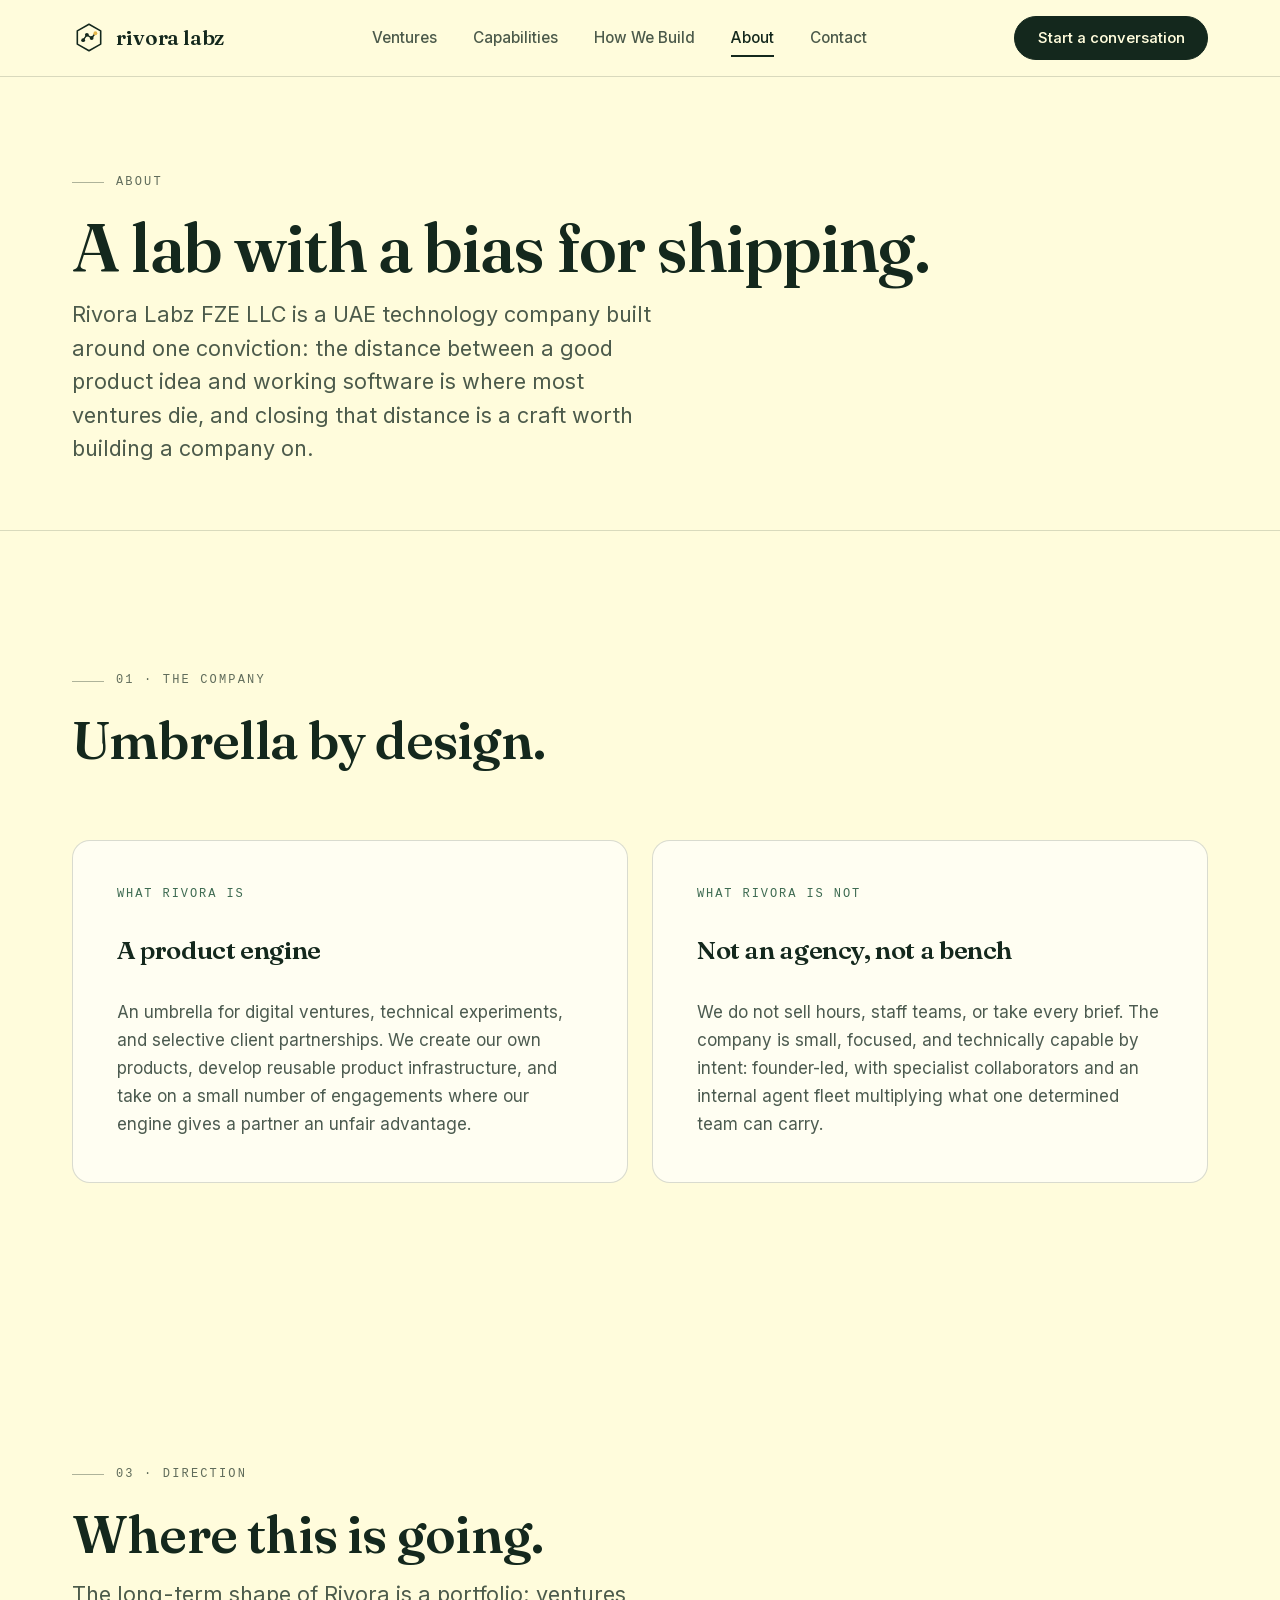
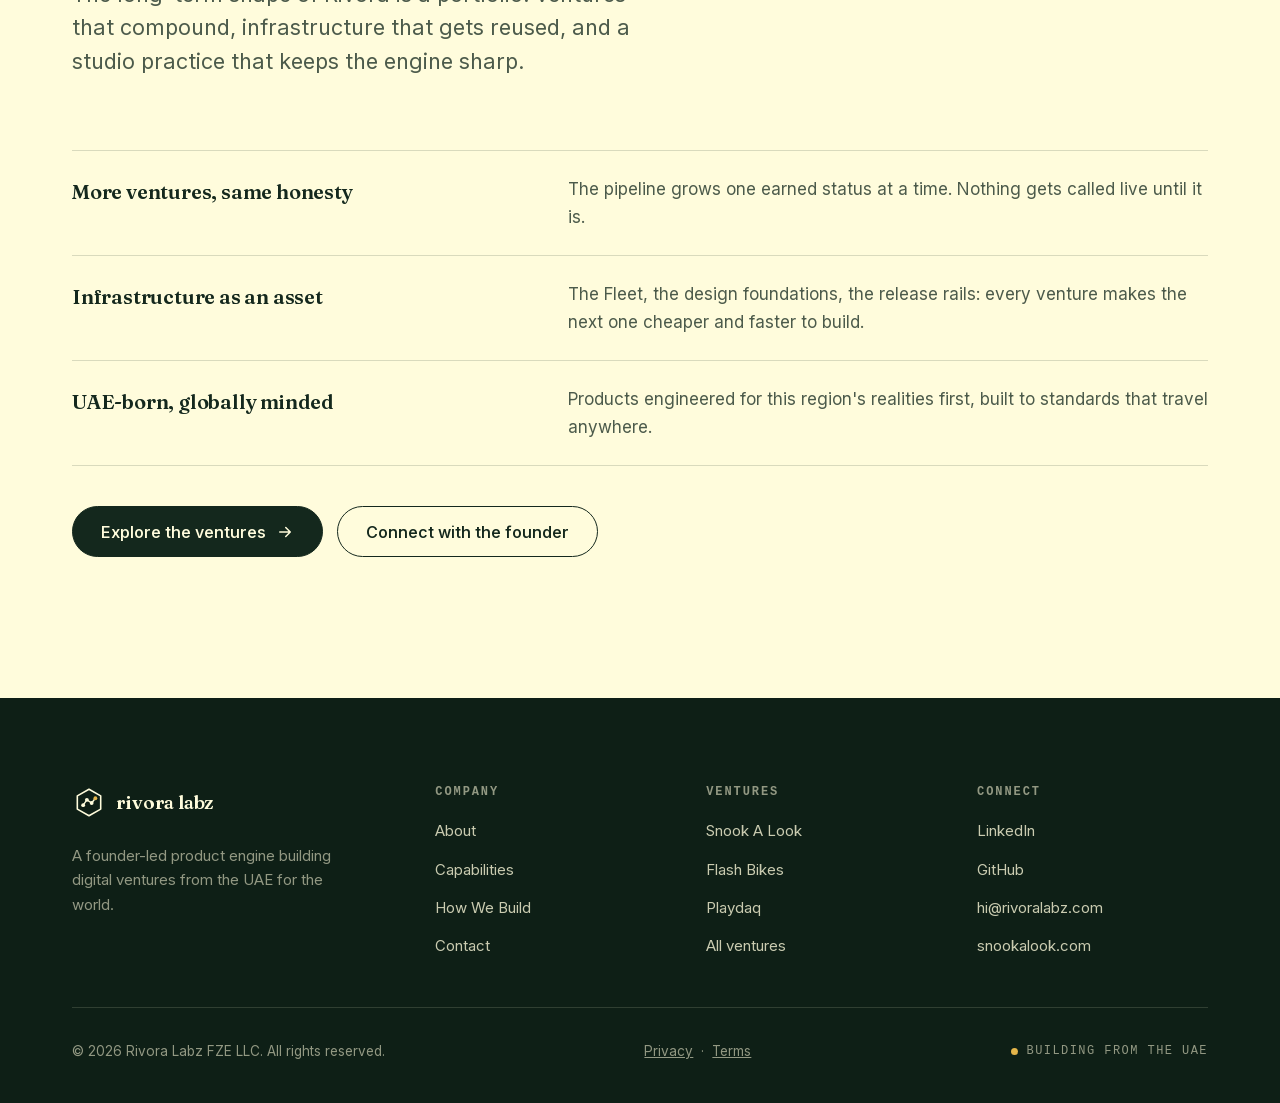
<file: about/index.html>
<!DOCTYPE html>
<html lang="en" class="no-js">
<head>
  <meta charset="UTF-8">
  <meta name="viewport" content="width=device-width, initial-scale=1.0">

  <title>About | Rivora Labz</title>
  <meta name="description" content="Rivora Labz FZE LLC is a UAE technology company: a founder-led product engine creating its own ventures and selected products for partners.">
  <meta name="theme-color" content="#14281D">
  <link rel="canonical" href="https://rivoralabz.com/about/">

  <meta property="og:type" content="website">
  <meta property="og:url" content="https://rivoralabz.com/about/">
  <meta property="og:site_name" content="Rivora Labz">
  <meta property="og:title" content="About | Rivora Labz">
  <meta property="og:description" content="Rivora Labz FZE LLC is a UAE technology company: a founder-led product engine creating its own ventures and selected products for partners.">
  <meta property="og:image" content="https://rivoralabz.com/og-image.jpg">
  <meta name="twitter:card" content="summary_large_image">

  <link rel="icon" type="image/svg+xml" href="/assets/img/favicon.svg">
  <link rel="preload" href="/assets/fonts/fraunces-var-latin.woff2" as="font" type="font/woff2" crossorigin>
  <link rel="preload" href="/assets/fonts/inter-var-latin.woff2" as="font" type="font/woff2" crossorigin>
  <link rel="stylesheet" href="/assets/css/main.css?v=3d45b9f8">
  <script src="/assets/js/main.js?v=3d45b9f8" defer></script>
  <script type="application/ld+json">
  {
    "@context": "https://schema.org",
    "@type": "Person",
    "name": "Narayan Dhingra",
    "jobTitle": "Founder and CEO",
    "worksFor": { "@type": "Organization", "name": "Rivora Labz", "url": "https://rivoralabz.com/" },
    "sameAs": [
      "https://www.linkedin.com/in/narayandhingra/",
      "https://github.com/Narayan-Dhingra"
    ]
  }
  </script>
</head>

<body>
  <a class="skip-link" href="#main">Skip to content</a>

  <nav class="site-nav" aria-label="Main">
    <div class="container nav-inner">
      <a class="brand" href="/">
        <svg viewBox="0 0 64 64" aria-hidden="true"><path d="M32 6 L54 18.5 V43.5 L32 56 L10 43.5 V18.5 Z" fill="none" stroke="currentColor" stroke-width="3" stroke-linejoin="round"/><path d="M21 36 L28 26 L37 32 L44 23" fill="none" stroke="currentColor" stroke-width="2.6" stroke-linecap="round" stroke-linejoin="round"/><circle cx="21" cy="36" r="3.6" fill="currentColor"/><circle cx="28" cy="26" r="3.6" fill="currentColor"/><circle cx="37" cy="32" r="3.6" fill="currentColor"/><circle cx="44" cy="23" r="3.6" fill="#E4B54A"/></svg>
        rivora labz
      </a>
      <div class="nav-links">
        <a class="nav-link" href="/ventures/">Ventures</a>
        <a class="nav-link" href="/capabilities/">Capabilities</a>
        <a class="nav-link" href="/how-we-build/">How We Build</a>
        <a class="nav-link" href="/about/" aria-current="page">About</a>
        <a class="nav-link" href="/contact/">Contact</a>
      </div>
      <a class="btn btn-primary nav-cta" href="/contact/">Start a conversation</a>
      <button class="menu-toggle" aria-expanded="false" aria-controls="mobileMenu" aria-label="Toggle navigation menu">
        <svg class="icon icon-menu" width="22" height="22" viewBox="0 0 24 24" fill="none" stroke="currentColor" stroke-width="2" stroke-linecap="round" aria-hidden="true"><path d="M4 7h16M4 12h16M4 17h16"/></svg>
        <svg class="icon icon-close" width="22" height="22" viewBox="0 0 24 24" fill="none" stroke="currentColor" stroke-width="2" stroke-linecap="round" aria-hidden="true"><path d="M6 6l12 12M18 6L6 18"/></svg>
      </button>
    </div>
    <div class="mobile-menu" id="mobileMenu">
      <a href="/ventures/">Ventures</a>
      <a href="/capabilities/">Capabilities</a>
      <a href="/how-we-build/">How We Build</a>
      <a href="/about/" aria-current="page">About</a>
      <a href="/contact/">Contact</a>
      <a class="btn btn-primary" href="/contact/">Start a conversation</a>
    </div>
  </nav>

  <main id="main">
    <header class="container page-hero">
      <p class="eyebrow">About</p>
      <h1>A lab with a bias for shipping.</h1>
      <p class="lede">Rivora Labz FZE LLC is a UAE technology company built around one conviction: the distance between a good product idea and working software is where most ventures die, and closing that distance is a craft worth building a company on.</p>
    </header>

    <section class="section rule-top" aria-labelledby="story-title">
      <div class="container">
        <div class="section-head reveal">
          <p class="eyebrow">01 · The company</p>
          <h2 id="story-title">Umbrella by design.</h2>
        </div>
        <div class="model-grid">
          <article class="model-card reveal">
            <p class="kicker">What Rivora is</p>
            <h3>A product engine</h3>
            <p>An umbrella for digital ventures, technical experiments, and selective client partnerships. We create our own products, develop reusable product infrastructure, and take on a small number of engagements where our engine gives a partner an unfair advantage.</p>
          </article>
          <article class="model-card reveal" style="--reveal-delay: 90ms">
            <p class="kicker">What Rivora is not</p>
            <h3>Not an agency, not a bench</h3>
            <p>We do not sell hours, staff teams, or take every brief. The company is small, focused, and technically capable by intent: founder-led, with specialist collaborators and an internal agent fleet multiplying what one determined team can carry.</p>
          </article>
        </div>
      </div>
    </section>

    <!-- Founder tile removed from the page on founder request (2026-10-22); kept for reference.
    <section class="section on-dark" aria-labelledby="founder-title">
      <div class="container founder-grid">
        <div class="founder-portrait reveal">
          <img src="/assets/img/narayan-dhingra.webp" alt="Narayan Dhingra, founder and CEO of Rivora Labz" width="480" height="480" loading="lazy" decoding="async" style="border-color: var(--dark-line)">
        </div>
        <div class="reveal" style="--reveal-delay: 90ms">
          <p class="eyebrow">02 · Founder</p>
          <h2 id="founder-title">Narayan Dhingra</h2>
          <p class="muted">Founder and CEO. A product engineer before anything else: Android and Kotlin at the core, with enterprise engineering experience and the scars of shipping real products to real stores.</p>
          <p class="muted">Narayan started Rivora after watching the same pattern repeat: strong ideas dying in the gap between strategy and software, and agencies billing through that gap instead of closing it. Rivora is the machine he wanted to exist: founder urgency at the front, enterprise discipline underneath, and products as the only output that counts.</p>
          <p class="muted">Based in the UAE. Building for anywhere.</p>
          <div class="founder-links">
            <a href="https://www.linkedin.com/in/narayandhingra/" target="_blank" rel="noopener" aria-label="Narayan Dhingra on LinkedIn" style="border-color: var(--dark-line); color: var(--on-dark)">
              <svg width="20" height="20" viewBox="0 0 24 24" fill="currentColor" aria-hidden="true"><path d="M4.98 3.5C4.98 4.88 3.87 6 2.5 6S0 4.88 0 3.5 1.12 1 2.5 1s2.48 1.12 2.48 2.5zM.5 8h4V23h-4V8zm7.5 0h3.8v2.05h.05c.53-1 1.83-2.05 3.77-2.05 4.03 0 4.78 2.65 4.78 6.1V23h-4v-7.9c0-1.88-.03-4.3-2.62-4.3-2.62 0-3.02 2.05-3.02 4.16V23H8V8z"/></svg>
            </a>
            <a href="https://github.com/Narayan-Dhingra" target="_blank" rel="noopener" aria-label="Narayan Dhingra on GitHub" style="border-color: var(--dark-line); color: var(--on-dark)">
              <svg width="20" height="20" viewBox="0 0 24 24" fill="currentColor" aria-hidden="true"><path d="M12 1C5.9 1 1 5.9 1 12c0 4.9 3.2 9 7.5 10.5.6.1.8-.2.8-.5v-1.9c-3.1.7-3.7-1.3-3.7-1.3-.5-1.3-1.2-1.6-1.2-1.6-1-.7.1-.7.1-.7 1.1.1 1.7 1.1 1.7 1.1 1 1.7 2.6 1.2 3.2.9.1-.7.4-1.2.7-1.5-2.4-.3-5-1.2-5-5.5 0-1.2.4-2.2 1.1-3-.1-.3-.5-1.4.1-2.9 0 0 .9-.3 3 1.1a10.5 10.5 0 0 1 5.5 0c2.1-1.4 3-1.1 3-1.1.6 1.5.2 2.6.1 2.9.7.8 1.1 1.8 1.1 3 0 4.3-2.6 5.2-5.1 5.5.4.3.8 1 .8 2v3c0 .3.2.6.8.5C19.8 21 23 16.9 23 12c0-6.1-4.9-11-11-11z"/></svg>
            </a>
            <a href="mailto:hi@rivoralabz.com" aria-label="Email Rivora Labz" style="border-color: var(--dark-line); color: var(--on-dark)">
              <svg width="20" height="20" viewBox="0 0 24 24" fill="none" stroke="currentColor" stroke-width="2" stroke-linecap="round" stroke-linejoin="round" aria-hidden="true"><rect x="2" y="4" width="20" height="16" rx="2"/><path d="m22 7-10 6L2 7"/></svg>
            </a>
          </div>
        </div>
      </div>
    </section>
    -->

    <section class="section" aria-labelledby="direction-title">
      <div class="container">
        <div class="section-head reveal">
          <p class="eyebrow">03 · Direction</p>
          <h2 id="direction-title">Where this is going.</h2>
          <p class="lede">The long-term shape of Rivora is a portfolio: ventures that compound, infrastructure that gets reused, and a studio practice that keeps the engine sharp.</p>
        </div>
        <ul class="principle-list reveal">
          <li><strong>More ventures, same honesty</strong><span>The pipeline grows one earned status at a time. Nothing gets called live until it is.</span></li>
          <li><strong>Infrastructure as an asset</strong><span>The Fleet, the design foundations, the release rails: every venture makes the next one cheaper and faster to build.</span></li>
          <li><strong>UAE-born, globally minded</strong><span>Products engineered for this region's realities first, built to standards that travel anywhere.</span></li>
        </ul>
        <div class="hero-actions reveal" style="margin-top:2.5rem">
          <a class="btn btn-primary" href="/ventures/">Explore the ventures
            <svg class="icon" width="18" height="18" viewBox="0 0 24 24" fill="none" stroke="currentColor" stroke-width="2" stroke-linecap="round" stroke-linejoin="round" aria-hidden="true"><path d="M5 12h14M13 6l6 6-6 6"/></svg></a>
          <a class="btn btn-ghost" href="/contact/">Connect with the founder</a>
        </div>
      </div>
    </section>
  </main>

  <footer class="site-footer">
    <div class="container">
      <div class="footer-grid">
        <div class="footer-brand">
          <a class="brand" href="/">
            <svg viewBox="0 0 64 64" aria-hidden="true"><path d="M32 6 L54 18.5 V43.5 L32 56 L10 43.5 V18.5 Z" fill="none" stroke="currentColor" stroke-width="3" stroke-linejoin="round"/><path d="M21 36 L28 26 L37 32 L44 23" fill="none" stroke="currentColor" stroke-width="2.6" stroke-linecap="round" stroke-linejoin="round"/><circle cx="21" cy="36" r="3.6" fill="currentColor"/><circle cx="28" cy="26" r="3.6" fill="currentColor"/><circle cx="37" cy="32" r="3.6" fill="currentColor"/><circle cx="44" cy="23" r="3.6" fill="#E4B54A"/></svg>
            rivora labz
          </a>
          <p>A founder-led product engine building digital ventures from the UAE for the world.</p>
        </div>
        <nav class="footer-col" aria-label="Company">
          <h2 class="footer-h">Company</h2>
          <ul>
            <li><a href="/about/">About</a></li>
            <li><a href="/capabilities/">Capabilities</a></li>
            <li><a href="/how-we-build/">How We Build</a></li>
            <li><a href="/contact/">Contact</a></li>
          </ul>
        </nav>
        <nav class="footer-col" aria-label="Ventures">
          <h2 class="footer-h">Ventures</h2>
          <ul>
            <li><a href="/ventures/snook-a-look/">Snook A Look</a></li>
            <li><a href="/ventures/#flash-bikes">Flash Bikes</a></li>
            <li><a href="/ventures/#playdaq">Playdaq</a></li>
            <li><a href="/ventures/">All ventures</a></li>
          </ul>
        </nav>
        <nav class="footer-col" aria-label="Connect">
          <h2 class="footer-h">Connect</h2>
          <ul>
            <li><a href="https://www.linkedin.com/in/narayandhingra/" target="_blank" rel="noopener">LinkedIn</a></li>
            <li><a href="https://github.com/Narayan-Dhingra" target="_blank" rel="noopener">GitHub</a></li>
            <li><a href="mailto:hi@rivoralabz.com">hi@rivoralabz.com</a></li>
            <li><a href="https://snookalook.com" target="_blank" rel="noopener">snookalook.com</a></li>
          </ul>
        </nav>
      </div>
      <div class="footer-bottom">
        <span>&copy; <span id="year">2026</span> Rivora Labz FZE LLC. All rights reserved.</span>
        <span><a href="/privacy/" style="color:inherit">Privacy</a> &nbsp;·&nbsp; <a href="/terms/" style="color:inherit">Terms</a></span>
        <span class="footer-status"><span class="dot" aria-hidden="true"></span>Building from the UAE</span>
      </div>
    </div>
  </footer>
</body>
</html>
</file>
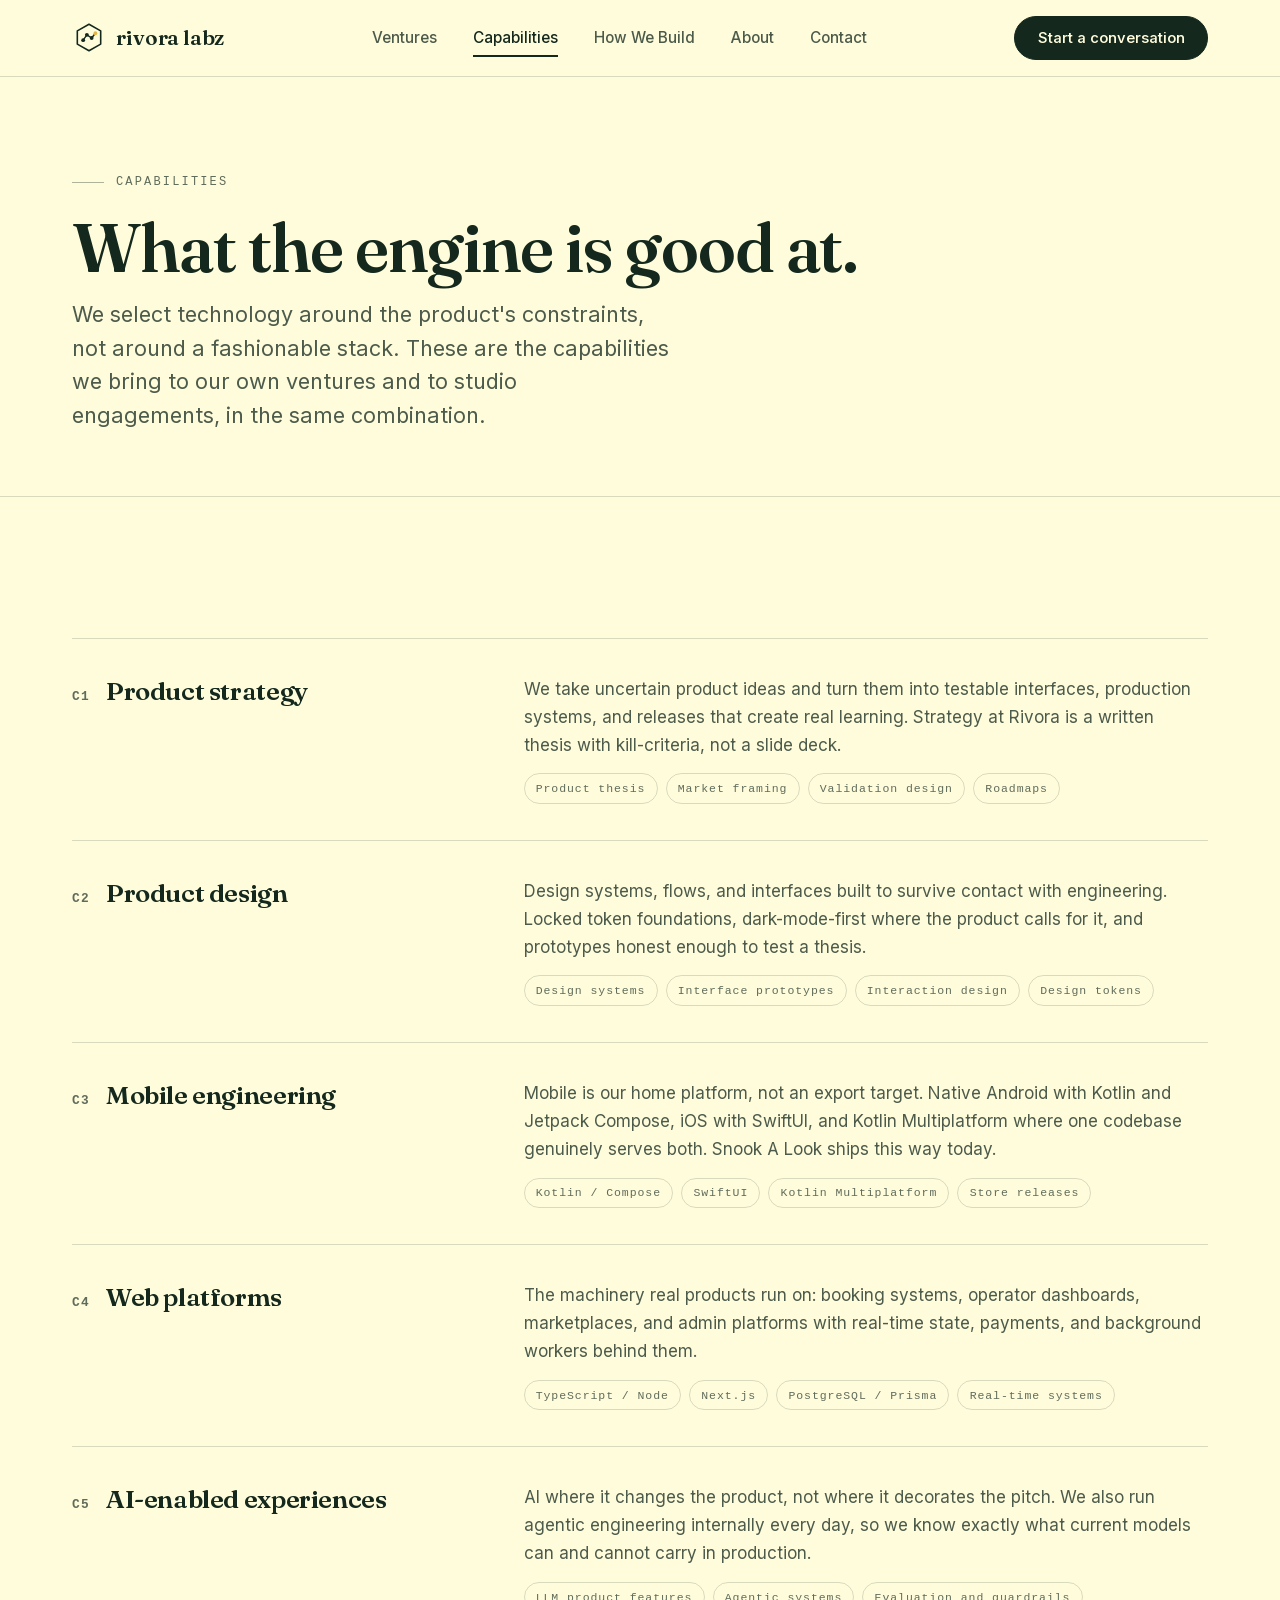
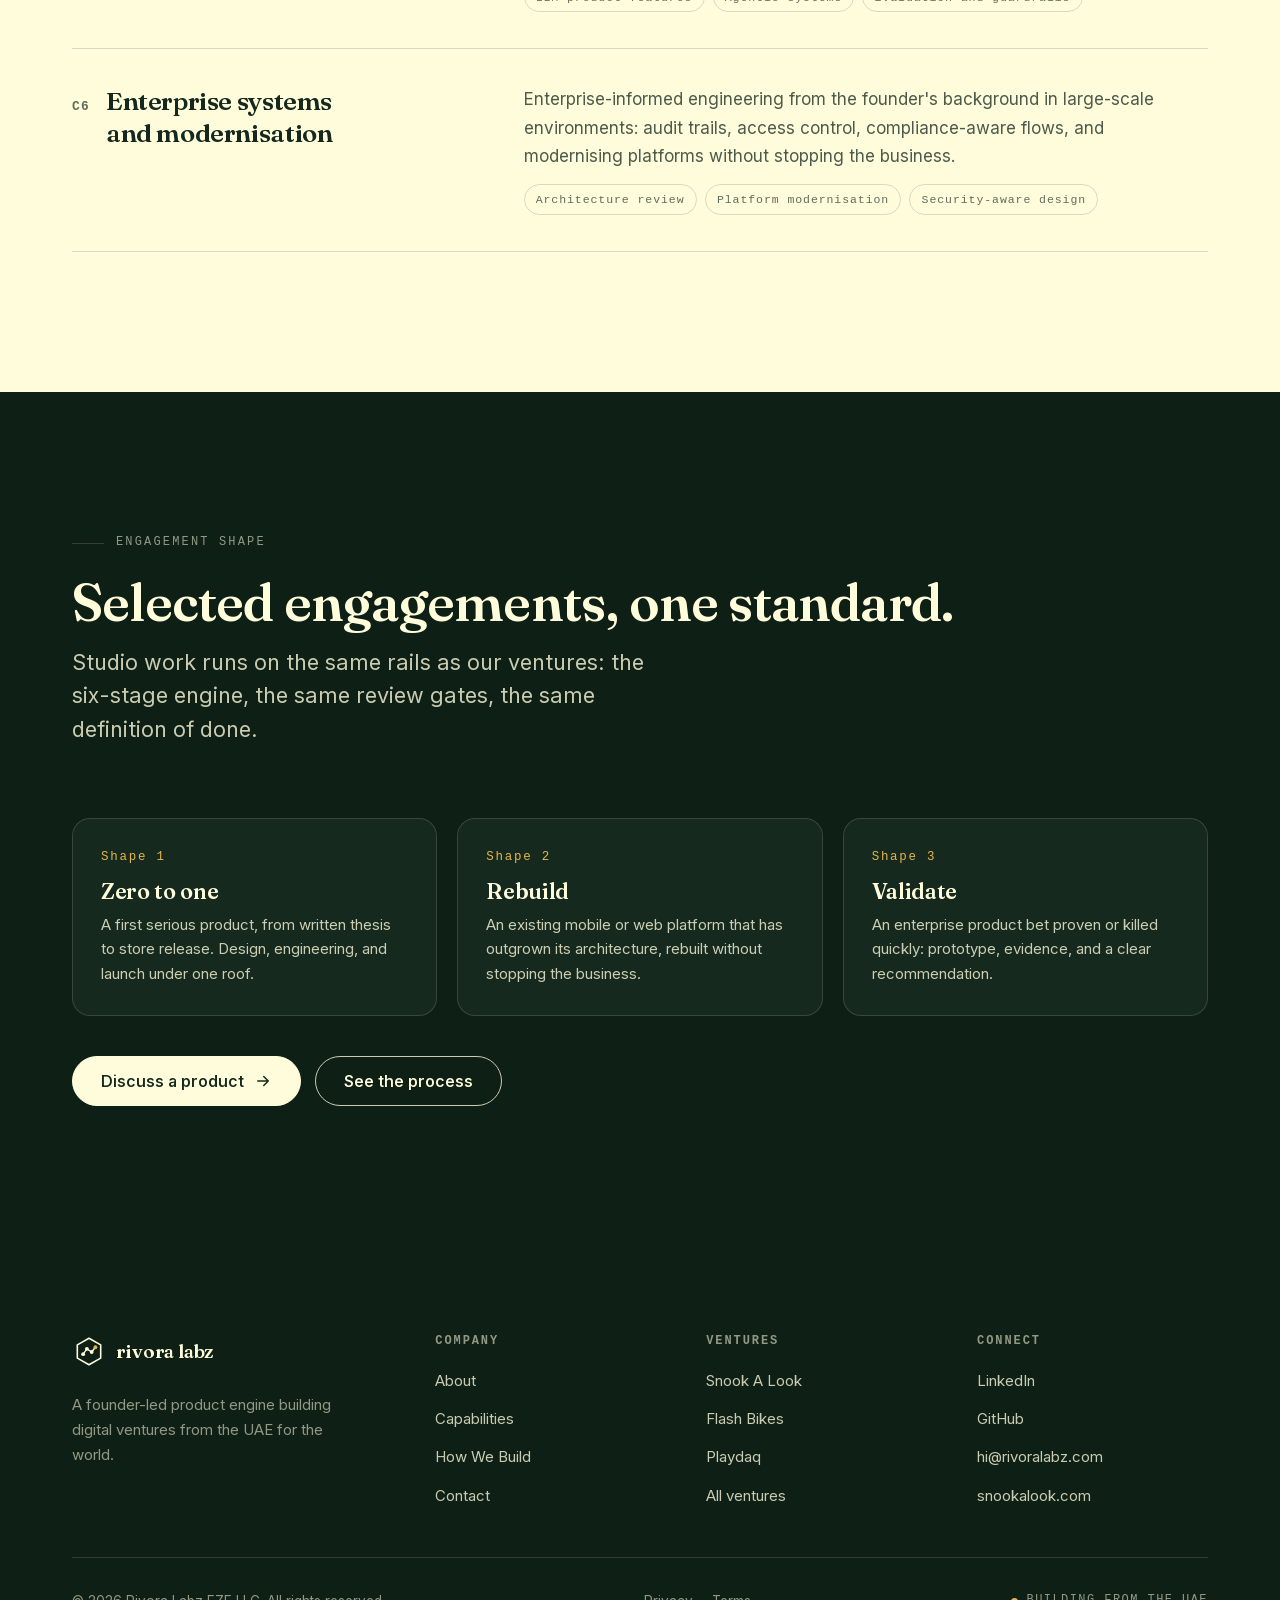
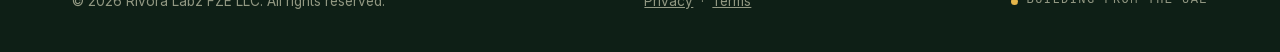
<file: capabilities/index.html>
<!DOCTYPE html>
<html lang="en" class="no-js">
<head>
  <meta charset="UTF-8">
  <meta name="viewport" content="width=device-width, initial-scale=1.0">

  <title>Capabilities | Rivora Labz</title>
  <meta name="description" content="Product strategy, product design, mobile engineering, web platforms, AI-enabled systems, and enterprise modernisation. What the Rivora product engine is good at.">
  <meta name="theme-color" content="#14281D">
  <link rel="canonical" href="https://rivoralabz.com/capabilities/">

  <meta property="og:type" content="website">
  <meta property="og:url" content="https://rivoralabz.com/capabilities/">
  <meta property="og:site_name" content="Rivora Labz">
  <meta property="og:title" content="Capabilities | Rivora Labz">
  <meta property="og:description" content="Product strategy, product design, mobile engineering, web platforms, AI-enabled systems, and enterprise modernisation. What the Rivora product engine is good at.">
  <meta property="og:image" content="https://rivoralabz.com/og-image.jpg">
  <meta name="twitter:card" content="summary_large_image">

  <link rel="icon" type="image/svg+xml" href="/assets/img/favicon.svg">
  <link rel="preload" href="/assets/fonts/fraunces-var-latin.woff2" as="font" type="font/woff2" crossorigin>
  <link rel="preload" href="/assets/fonts/inter-var-latin.woff2" as="font" type="font/woff2" crossorigin>
  <link rel="stylesheet" href="/assets/css/main.css?v=3d45b9f8">
  <script src="/assets/js/main.js?v=3d45b9f8" defer></script>
</head>

<body>
  <a class="skip-link" href="#main">Skip to content</a>

  <nav class="site-nav" aria-label="Main">
    <div class="container nav-inner">
      <a class="brand" href="/">
        <svg viewBox="0 0 64 64" aria-hidden="true"><path d="M32 6 L54 18.5 V43.5 L32 56 L10 43.5 V18.5 Z" fill="none" stroke="currentColor" stroke-width="3" stroke-linejoin="round"/><path d="M21 36 L28 26 L37 32 L44 23" fill="none" stroke="currentColor" stroke-width="2.6" stroke-linecap="round" stroke-linejoin="round"/><circle cx="21" cy="36" r="3.6" fill="currentColor"/><circle cx="28" cy="26" r="3.6" fill="currentColor"/><circle cx="37" cy="32" r="3.6" fill="currentColor"/><circle cx="44" cy="23" r="3.6" fill="#E4B54A"/></svg>
        rivora labz
      </a>
      <div class="nav-links">
        <a class="nav-link" href="/ventures/">Ventures</a>
        <a class="nav-link" href="/capabilities/" aria-current="page">Capabilities</a>
        <a class="nav-link" href="/how-we-build/">How We Build</a>
        <a class="nav-link" href="/about/">About</a>
        <a class="nav-link" href="/contact/">Contact</a>
      </div>
      <a class="btn btn-primary nav-cta" href="/contact/">Start a conversation</a>
      <button class="menu-toggle" aria-expanded="false" aria-controls="mobileMenu" aria-label="Toggle navigation menu">
        <svg class="icon icon-menu" width="22" height="22" viewBox="0 0 24 24" fill="none" stroke="currentColor" stroke-width="2" stroke-linecap="round" aria-hidden="true"><path d="M4 7h16M4 12h16M4 17h16"/></svg>
        <svg class="icon icon-close" width="22" height="22" viewBox="0 0 24 24" fill="none" stroke="currentColor" stroke-width="2" stroke-linecap="round" aria-hidden="true"><path d="M6 6l12 12M18 6L6 18"/></svg>
      </button>
    </div>
    <div class="mobile-menu" id="mobileMenu">
      <a href="/ventures/">Ventures</a>
      <a href="/capabilities/" aria-current="page">Capabilities</a>
      <a href="/how-we-build/">How We Build</a>
      <a href="/about/">About</a>
      <a href="/contact/">Contact</a>
      <a class="btn btn-primary" href="/contact/">Start a conversation</a>
    </div>
  </nav>

  <main id="main">
    <header class="container page-hero">
      <p class="eyebrow">Capabilities</p>
      <h1>What the engine is good at.</h1>
      <p class="lede">We select technology around the product's constraints, not around a fashionable stack. These are the capabilities we bring to our own ventures and to studio engagements, in the same combination.</p>
    </header>

    <section class="section rule-top" aria-labelledby="caps-title">
      <div class="container">
        <h2 id="caps-title" class="visually-hidden" style="position:absolute;width:1px;height:1px;overflow:hidden;clip:rect(0 0 0 0)">Capability areas</h2>
        <div class="cap-rows">
          <div class="cap-row reveal">
            <h3><span class="cap-num">C1</span>Product strategy</h3>
            <div>
              <p>We take uncertain product ideas and turn them into testable interfaces, production systems, and releases that create real learning. Strategy at Rivora is a written thesis with kill-criteria, not a slide deck.</p>
              <div class="cap-tags"><span class="cap-tag">Product thesis</span><span class="cap-tag">Market framing</span><span class="cap-tag">Validation design</span><span class="cap-tag">Roadmaps</span></div>
            </div>
          </div>
          <div class="cap-row reveal">
            <h3><span class="cap-num">C2</span>Product design</h3>
            <div>
              <p>Design systems, flows, and interfaces built to survive contact with engineering. Locked token foundations, dark-mode-first where the product calls for it, and prototypes honest enough to test a thesis.</p>
              <div class="cap-tags"><span class="cap-tag">Design systems</span><span class="cap-tag">Interface prototypes</span><span class="cap-tag">Interaction design</span><span class="cap-tag">Design tokens</span></div>
            </div>
          </div>
          <div class="cap-row reveal">
            <h3><span class="cap-num">C3</span>Mobile engineering</h3>
            <div>
              <p>Mobile is our home platform, not an export target. Native Android with Kotlin and Jetpack Compose, iOS with SwiftUI, and Kotlin Multiplatform where one codebase genuinely serves both. Snook A Look ships this way today.</p>
              <div class="cap-tags"><span class="cap-tag">Kotlin / Compose</span><span class="cap-tag">SwiftUI</span><span class="cap-tag">Kotlin Multiplatform</span><span class="cap-tag">Store releases</span></div>
            </div>
          </div>
          <div class="cap-row reveal">
            <h3><span class="cap-num">C4</span>Web platforms</h3>
            <div>
              <p>The machinery real products run on: booking systems, operator dashboards, marketplaces, and admin platforms with real-time state, payments, and background workers behind them.</p>
              <div class="cap-tags"><span class="cap-tag">TypeScript / Node</span><span class="cap-tag">Next.js</span><span class="cap-tag">PostgreSQL / Prisma</span><span class="cap-tag">Real-time systems</span></div>
            </div>
          </div>
          <div class="cap-row reveal">
            <h3><span class="cap-num">C5</span>AI-enabled experiences</h3>
            <div>
              <p>AI where it changes the product, not where it decorates the pitch. We also run agentic engineering internally every day, so we know exactly what current models can and cannot carry in production.</p>
              <div class="cap-tags"><span class="cap-tag">LLM product features</span><span class="cap-tag">Agentic systems</span><span class="cap-tag">Evaluation and guardrails</span></div>
            </div>
          </div>
          <div class="cap-row reveal">
            <h3><span class="cap-num">C6</span>Enterprise systems and modernisation</h3>
            <div>
              <p>Enterprise-informed engineering from the founder's background in large-scale environments: audit trails, access control, compliance-aware flows, and modernising platforms without stopping the business.</p>
              <div class="cap-tags"><span class="cap-tag">Architecture review</span><span class="cap-tag">Platform modernisation</span><span class="cap-tag">Security-aware design</span></div>
            </div>
          </div>
        </div>
      </div>
    </section>

    <section class="section on-dark" aria-labelledby="eng-title">
      <div class="container">
        <div class="section-head reveal">
          <p class="eyebrow">Engagement shape</p>
          <h2 id="eng-title">Selected engagements, one standard.</h2>
          <p class="lede">Studio work runs on the same rails as our ventures: the six-stage engine, the same review gates, the same definition of done.</p>
        </div>
        <div class="process-grid">
          <article class="process-card reveal"><p class="p-num">Shape 1</p><h3>Zero to one</h3><p>A first serious product, from written thesis to store release. Design, engineering, and launch under one roof.</p></article>
          <article class="process-card reveal" style="--reveal-delay: 60ms"><p class="p-num">Shape 2</p><h3>Rebuild</h3><p>An existing mobile or web platform that has outgrown its architecture, rebuilt without stopping the business.</p></article>
          <article class="process-card reveal" style="--reveal-delay: 120ms"><p class="p-num">Shape 3</p><h3>Validate</h3><p>An enterprise product bet proven or killed quickly: prototype, evidence, and a clear recommendation.</p></article>
        </div>
        <div class="hero-actions reveal" style="margin-top:2.5rem">
          <a class="btn btn-primary" href="/contact/">Discuss a product
            <svg class="icon" width="18" height="18" viewBox="0 0 24 24" fill="none" stroke="currentColor" stroke-width="2" stroke-linecap="round" stroke-linejoin="round" aria-hidden="true"><path d="M5 12h14M13 6l6 6-6 6"/></svg></a>
          <a class="btn btn-ghost" href="/how-we-build/">See the process</a>
        </div>
      </div>
    </section>
  </main>

  <footer class="site-footer">
    <div class="container">
      <div class="footer-grid">
        <div class="footer-brand">
          <a class="brand" href="/">
            <svg viewBox="0 0 64 64" aria-hidden="true"><path d="M32 6 L54 18.5 V43.5 L32 56 L10 43.5 V18.5 Z" fill="none" stroke="currentColor" stroke-width="3" stroke-linejoin="round"/><path d="M21 36 L28 26 L37 32 L44 23" fill="none" stroke="currentColor" stroke-width="2.6" stroke-linecap="round" stroke-linejoin="round"/><circle cx="21" cy="36" r="3.6" fill="currentColor"/><circle cx="28" cy="26" r="3.6" fill="currentColor"/><circle cx="37" cy="32" r="3.6" fill="currentColor"/><circle cx="44" cy="23" r="3.6" fill="#E4B54A"/></svg>
            rivora labz
          </a>
          <p>A founder-led product engine building digital ventures from the UAE for the world.</p>
        </div>
        <nav class="footer-col" aria-label="Company">
          <h2 class="footer-h">Company</h2>
          <ul>
            <li><a href="/about/">About</a></li>
            <li><a href="/capabilities/">Capabilities</a></li>
            <li><a href="/how-we-build/">How We Build</a></li>
            <li><a href="/contact/">Contact</a></li>
          </ul>
        </nav>
        <nav class="footer-col" aria-label="Ventures">
          <h2 class="footer-h">Ventures</h2>
          <ul>
            <li><a href="/ventures/snook-a-look/">Snook A Look</a></li>
            <li><a href="/ventures/#flash-bikes">Flash Bikes</a></li>
            <li><a href="/ventures/#playdaq">Playdaq</a></li>
            <li><a href="/ventures/">All ventures</a></li>
          </ul>
        </nav>
        <nav class="footer-col" aria-label="Connect">
          <h2 class="footer-h">Connect</h2>
          <ul>
            <li><a href="https://www.linkedin.com/in/narayandhingra/" target="_blank" rel="noopener">LinkedIn</a></li>
            <li><a href="https://github.com/Narayan-Dhingra" target="_blank" rel="noopener">GitHub</a></li>
            <li><a href="mailto:hi@rivoralabz.com">hi@rivoralabz.com</a></li>
            <li><a href="https://snookalook.com" target="_blank" rel="noopener">snookalook.com</a></li>
          </ul>
        </nav>
      </div>
      <div class="footer-bottom">
        <span>&copy; <span id="year">2026</span> Rivora Labz FZE LLC. All rights reserved.</span>
        <span><a href="/privacy/" style="color:inherit">Privacy</a> &nbsp;·&nbsp; <a href="/terms/" style="color:inherit">Terms</a></span>
        <span class="footer-status"><span class="dot" aria-hidden="true"></span>Building from the UAE</span>
      </div>
    </div>
  </footer>
</body>
</html>
</file>
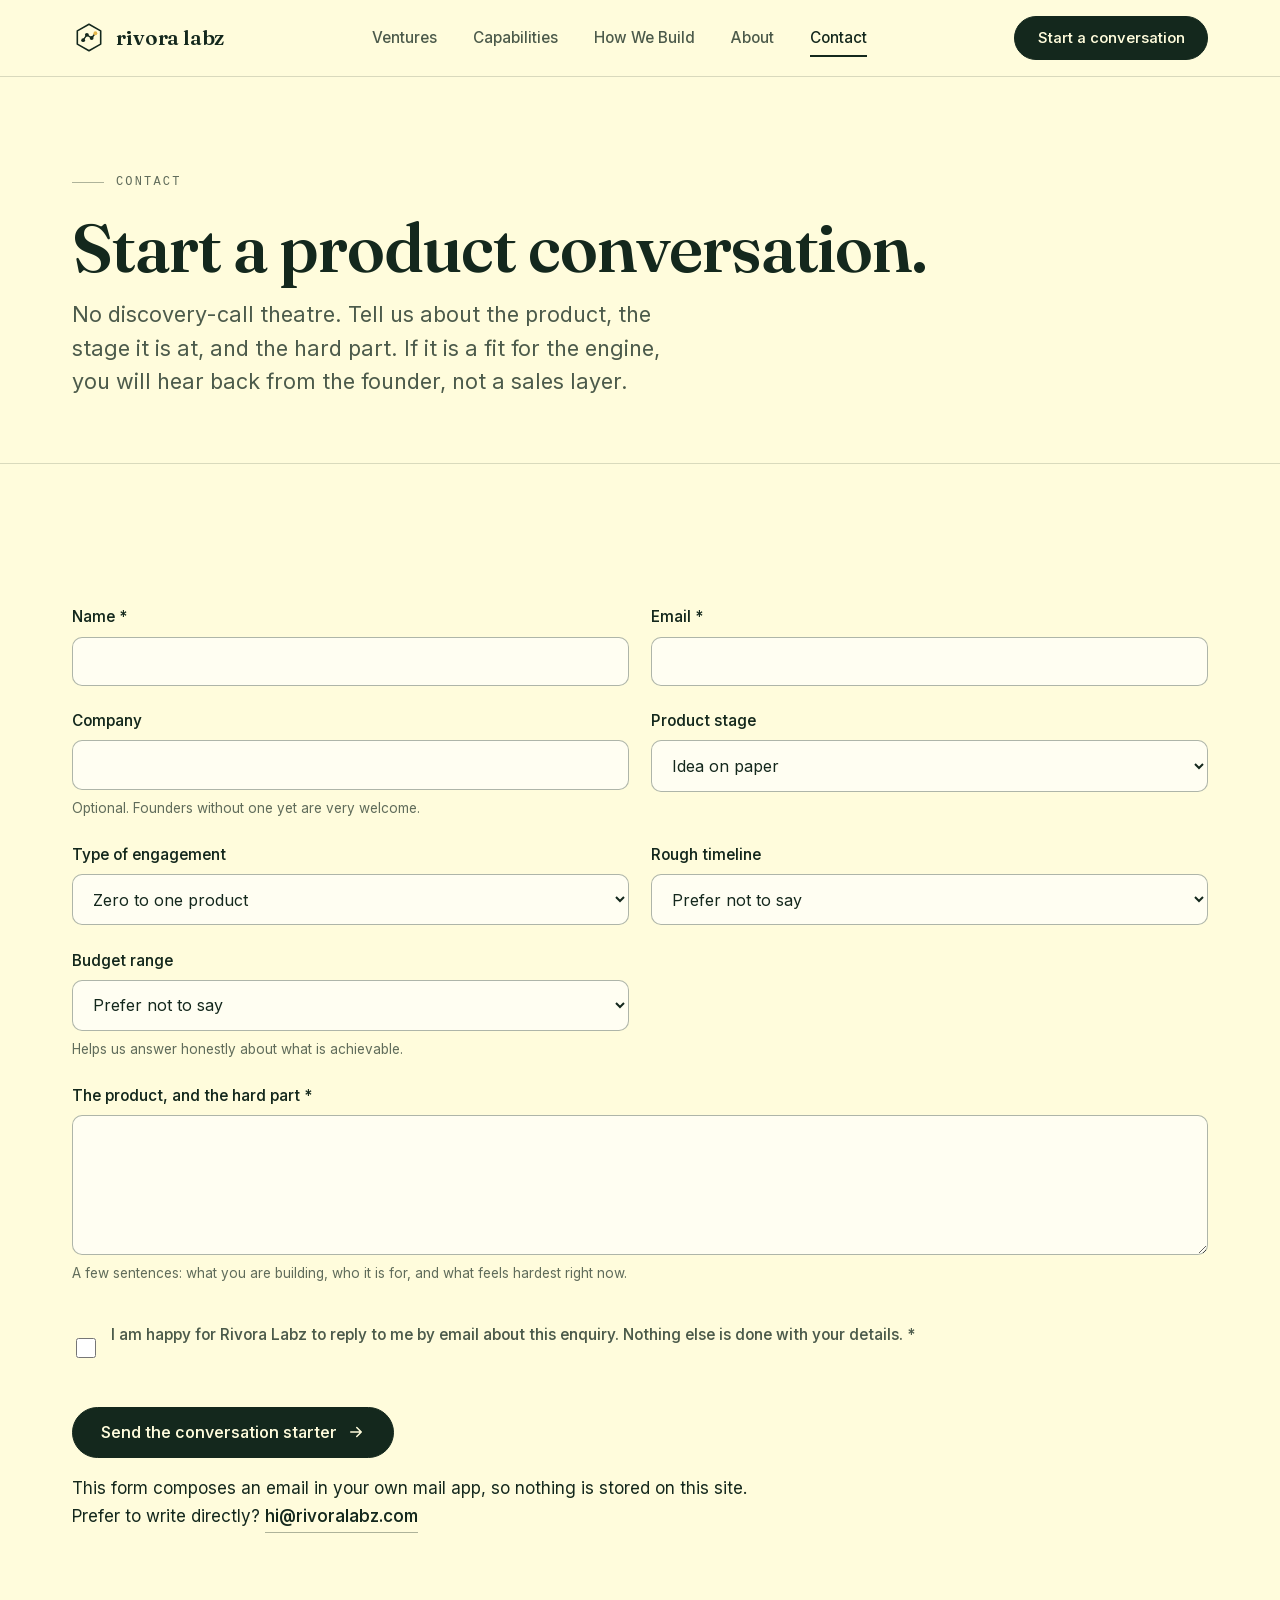
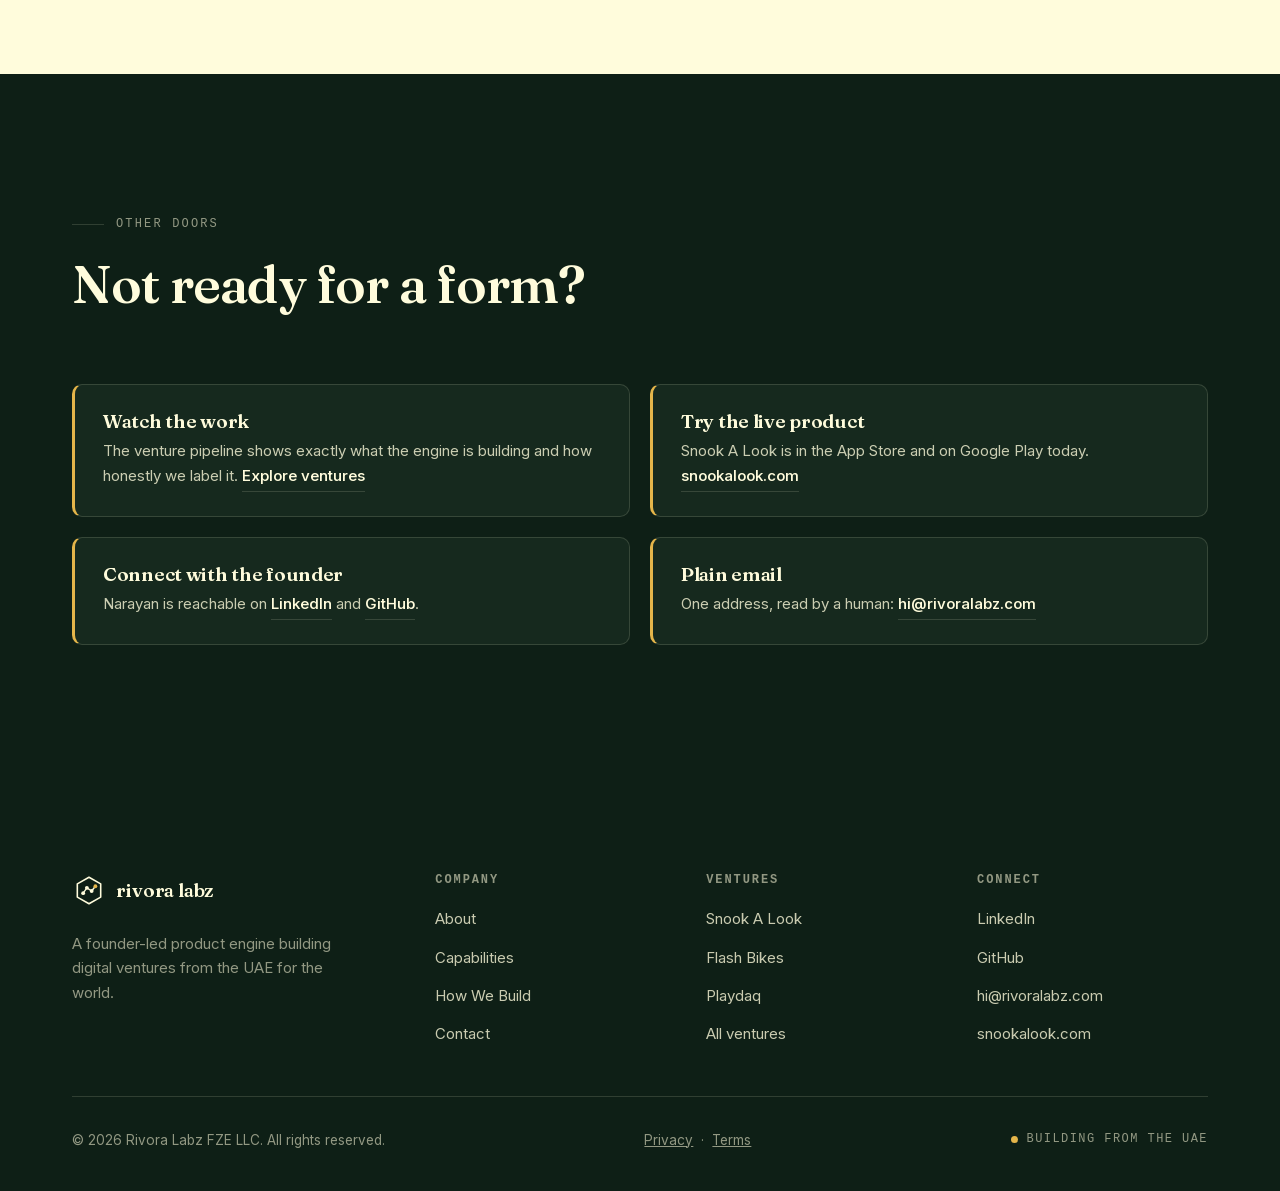
<file: contact/index.html>
<!DOCTYPE html>
<html lang="en" class="no-js">
<head>
  <meta charset="UTF-8">
  <meta name="viewport" content="width=device-width, initial-scale=1.0">

  <title>Contact | Rivora Labz</title>
  <meta name="description" content="Start a product conversation with Rivora Labz. Tell us about the product, the stage, and the hard part; the founder reads every enquiry.">
  <meta name="theme-color" content="#14281D">
  <link rel="canonical" href="https://rivoralabz.com/contact/">

  <meta property="og:type" content="website">
  <meta property="og:url" content="https://rivoralabz.com/contact/">
  <meta property="og:site_name" content="Rivora Labz">
  <meta property="og:title" content="Contact | Rivora Labz">
  <meta property="og:description" content="Start a product conversation with Rivora Labz. Tell us about the product, the stage, and the hard part; the founder reads every enquiry.">
  <meta property="og:image" content="https://rivoralabz.com/og-image.jpg">
  <meta name="twitter:card" content="summary_large_image">

  <link rel="icon" type="image/svg+xml" href="/assets/img/favicon.svg">
  <link rel="preload" href="/assets/fonts/fraunces-var-latin.woff2" as="font" type="font/woff2" crossorigin>
  <link rel="preload" href="/assets/fonts/inter-var-latin.woff2" as="font" type="font/woff2" crossorigin>
  <link rel="stylesheet" href="/assets/css/main.css?v=3d45b9f8">
  <script src="/assets/js/main.js?v=3d45b9f8" defer></script>
</head>

<body>
  <a class="skip-link" href="#main">Skip to content</a>

  <nav class="site-nav" aria-label="Main">
    <div class="container nav-inner">
      <a class="brand" href="/">
        <svg viewBox="0 0 64 64" aria-hidden="true"><path d="M32 6 L54 18.5 V43.5 L32 56 L10 43.5 V18.5 Z" fill="none" stroke="currentColor" stroke-width="3" stroke-linejoin="round"/><path d="M21 36 L28 26 L37 32 L44 23" fill="none" stroke="currentColor" stroke-width="2.6" stroke-linecap="round" stroke-linejoin="round"/><circle cx="21" cy="36" r="3.6" fill="currentColor"/><circle cx="28" cy="26" r="3.6" fill="currentColor"/><circle cx="37" cy="32" r="3.6" fill="currentColor"/><circle cx="44" cy="23" r="3.6" fill="#E4B54A"/></svg>
        rivora labz
      </a>
      <div class="nav-links">
        <a class="nav-link" href="/ventures/">Ventures</a>
        <a class="nav-link" href="/capabilities/">Capabilities</a>
        <a class="nav-link" href="/how-we-build/">How We Build</a>
        <a class="nav-link" href="/about/">About</a>
        <a class="nav-link" href="/contact/" aria-current="page">Contact</a>
      </div>
      <a class="btn btn-primary nav-cta" href="/contact/">Start a conversation</a>
      <button class="menu-toggle" aria-expanded="false" aria-controls="mobileMenu" aria-label="Toggle navigation menu">
        <svg class="icon icon-menu" width="22" height="22" viewBox="0 0 24 24" fill="none" stroke="currentColor" stroke-width="2" stroke-linecap="round" aria-hidden="true"><path d="M4 7h16M4 12h16M4 17h16"/></svg>
        <svg class="icon icon-close" width="22" height="22" viewBox="0 0 24 24" fill="none" stroke="currentColor" stroke-width="2" stroke-linecap="round" aria-hidden="true"><path d="M6 6l12 12M18 6L6 18"/></svg>
      </button>
    </div>
    <div class="mobile-menu" id="mobileMenu">
      <a href="/ventures/">Ventures</a>
      <a href="/capabilities/">Capabilities</a>
      <a href="/how-we-build/">How We Build</a>
      <a href="/about/">About</a>
      <a href="/contact/" aria-current="page">Contact</a>
      <a class="btn btn-primary" href="/contact/">Start a conversation</a>
    </div>
  </nav>

  <main id="main">
    <header class="container page-hero">
      <p class="eyebrow">Contact</p>
      <h1>Start a product conversation.</h1>
      <p class="lede">No discovery-call theatre. Tell us about the product, the stage it is at, and the hard part. If it is a fit for the engine, you will hear back from the founder, not a sales layer.</p>
    </header>

    <section class="section rule-top" aria-labelledby="form-title">
      <div class="container" style="display:grid; gap:3rem; grid-template-columns:1fr; max-width:1200px">
        <h2 id="form-title" style="position:absolute;width:1px;height:1px;overflow:hidden;clip:rect(0 0 0 0)">Contact form</h2>
        <form id="contactForm" novalidate>
          <div class="form-grid">
            <div class="form-field">
              <label for="cf-name">Name <span aria-hidden="true">*</span></label>
              <input id="cf-name" name="name" type="text" autocomplete="name" required>
              <p class="field-error" role="alert"></p>
            </div>
            <div class="form-field">
              <label for="cf-email">Email <span aria-hidden="true">*</span></label>
              <input id="cf-email" name="email" type="email" autocomplete="email" required>
              <p class="field-error" role="alert"></p>
            </div>
            <div class="form-field">
              <label for="cf-company">Company</label>
              <input id="cf-company" name="company" type="text" autocomplete="organization">
              <p class="hint">Optional. Founders without one yet are very welcome.</p>
            </div>
            <div class="form-field">
              <label for="cf-stage">Product stage</label>
              <select id="cf-stage" name="stage">
                <option>Idea on paper</option>
                <option>Prototype exists</option>
                <option>Product live, needs rebuild</option>
                <option>Enterprise validation</option>
                <option>Something else</option>
              </select>
            </div>
            <div class="form-field">
              <label for="cf-engagement">Type of engagement</label>
              <select id="cf-engagement" name="engagement">
                <option>Zero to one product</option>
                <option>Platform rebuild / modernisation</option>
                <option>Product validation sprint</option>
                <option>Collaboration / investment</option>
                <option>Not sure yet</option>
              </select>
            </div>
            <div class="form-field">
              <label for="cf-timeline">Rough timeline</label>
              <select id="cf-timeline" name="timeline">
                <option value="">Prefer not to say</option>
                <option>As soon as possible</option>
                <option>Next 3 months</option>
                <option>This year</option>
                <option>Exploring</option>
              </select>
            </div>
            <div class="form-field">
              <label for="cf-budget">Budget range</label>
              <select id="cf-budget" name="budget">
                <option value="">Prefer not to say</option>
                <option>Under USD 25k</option>
                <option>USD 25k to 75k</option>
                <option>USD 75k to 200k</option>
                <option>USD 200k+</option>
              </select>
              <p class="hint">Helps us answer honestly about what is achievable.</p>
            </div>
            <div class="form-field form-field--full">
              <label for="cf-description">The product, and the hard part <span aria-hidden="true">*</span></label>
              <textarea id="cf-description" name="description" required minlength="20" placeholder=""></textarea>
              <p class="hint">A few sentences: what you are building, who it is for, and what feels hardest right now.</p>
              <p class="field-error" role="alert"></p>
            </div>
            <div class="form-field form-field--full">
              <label class="form-consent">
                <input type="checkbox" name="consent" required>
                <span>I am happy for Rivora Labz to reply to me by email about this enquiry. Nothing else is done with your details. <span aria-hidden="true">*</span></span>
              </label>
            </div>
          </div>
          <div class="hero-actions" style="margin-top:2rem">
            <button class="btn btn-primary" type="submit">Send the conversation starter
              <svg class="icon" width="18" height="18" viewBox="0 0 24 24" fill="none" stroke="currentColor" stroke-width="2" stroke-linecap="round" stroke-linejoin="round" aria-hidden="true"><path d="M5 12h14M13 6l6 6-6 6"/></svg></button>
          </div>
          <p id="formStatus" class="form-status" role="status" aria-live="polite"></p>
          <p class="hint" style="margin-top:1rem">This form composes an email in your own mail app, so nothing is stored on this site. Prefer to write directly? <a href="mailto:hi@rivoralabz.com" class="text-link">hi@rivoralabz.com</a></p>
        </form>
      </div>
    </section>

    <section class="section on-dark" aria-labelledby="alt-title">
      <div class="container">
        <div class="section-head reveal">
          <p class="eyebrow">Other doors</p>
          <h2 id="alt-title">Not ready for a form?</h2>
        </div>
        <div class="audience-grid">
          <article class="audience-card reveal" style="background:var(--dark-surface); border-color:var(--dark-line); border-left-color:var(--gold)"><h3 style="color:var(--on-dark)">Watch the work</h3><p style="color:var(--on-dark-soft)">The venture pipeline shows exactly what the engine is building and how honestly we label it. <a href="/ventures/" class="text-link">Explore ventures</a></p></article>
          <article class="audience-card reveal" style="background:var(--dark-surface); border-color:var(--dark-line); border-left-color:var(--gold); --reveal-delay: 60ms"><h3 style="color:var(--on-dark)">Try the live product</h3><p style="color:var(--on-dark-soft)">Snook A Look is in the App Store and on Google Play today. <a href="https://snookalook.com" class="text-link" target="_blank" rel="noopener">snookalook.com</a></p></article>
          <article class="audience-card reveal" style="background:var(--dark-surface); border-color:var(--dark-line); border-left-color:var(--gold); --reveal-delay: 120ms"><h3 style="color:var(--on-dark)">Connect with the founder</h3><p style="color:var(--on-dark-soft)">Narayan is reachable on <a href="https://www.linkedin.com/in/narayandhingra/" class="text-link" target="_blank" rel="noopener">LinkedIn</a> and <a href="https://github.com/Narayan-Dhingra" class="text-link" target="_blank" rel="noopener">GitHub</a>.</p></article>
          <article class="audience-card reveal" style="background:var(--dark-surface); border-color:var(--dark-line); border-left-color:var(--gold); --reveal-delay: 180ms"><h3 style="color:var(--on-dark)">Plain email</h3><p style="color:var(--on-dark-soft)">One address, read by a human: <a href="mailto:hi@rivoralabz.com" class="text-link">hi@rivoralabz.com</a></p></article>
        </div>
      </div>
    </section>
  </main>

  <footer class="site-footer">
    <div class="container">
      <div class="footer-grid">
        <div class="footer-brand">
          <a class="brand" href="/">
            <svg viewBox="0 0 64 64" aria-hidden="true"><path d="M32 6 L54 18.5 V43.5 L32 56 L10 43.5 V18.5 Z" fill="none" stroke="currentColor" stroke-width="3" stroke-linejoin="round"/><path d="M21 36 L28 26 L37 32 L44 23" fill="none" stroke="currentColor" stroke-width="2.6" stroke-linecap="round" stroke-linejoin="round"/><circle cx="21" cy="36" r="3.6" fill="currentColor"/><circle cx="28" cy="26" r="3.6" fill="currentColor"/><circle cx="37" cy="32" r="3.6" fill="currentColor"/><circle cx="44" cy="23" r="3.6" fill="#E4B54A"/></svg>
            rivora labz
          </a>
          <p>A founder-led product engine building digital ventures from the UAE for the world.</p>
        </div>
        <nav class="footer-col" aria-label="Company">
          <h2 class="footer-h">Company</h2>
          <ul>
            <li><a href="/about/">About</a></li>
            <li><a href="/capabilities/">Capabilities</a></li>
            <li><a href="/how-we-build/">How We Build</a></li>
            <li><a href="/contact/">Contact</a></li>
          </ul>
        </nav>
        <nav class="footer-col" aria-label="Ventures">
          <h2 class="footer-h">Ventures</h2>
          <ul>
            <li><a href="/ventures/snook-a-look/">Snook A Look</a></li>
            <li><a href="/ventures/#flash-bikes">Flash Bikes</a></li>
            <li><a href="/ventures/#playdaq">Playdaq</a></li>
            <li><a href="/ventures/">All ventures</a></li>
          </ul>
        </nav>
        <nav class="footer-col" aria-label="Connect">
          <h2 class="footer-h">Connect</h2>
          <ul>
            <li><a href="https://www.linkedin.com/in/narayandhingra/" target="_blank" rel="noopener">LinkedIn</a></li>
            <li><a href="https://github.com/Narayan-Dhingra" target="_blank" rel="noopener">GitHub</a></li>
            <li><a href="mailto:hi@rivoralabz.com">hi@rivoralabz.com</a></li>
            <li><a href="https://snookalook.com" target="_blank" rel="noopener">snookalook.com</a></li>
          </ul>
        </nav>
      </div>
      <div class="footer-bottom">
        <span>&copy; <span id="year">2026</span> Rivora Labz FZE LLC. All rights reserved.</span>
        <span><a href="/privacy/" style="color:inherit">Privacy</a> &nbsp;·&nbsp; <a href="/terms/" style="color:inherit">Terms</a></span>
        <span class="footer-status"><span class="dot" aria-hidden="true"></span>Building from the UAE</span>
      </div>
    </div>
  </footer>
</body>
</html>
</file>
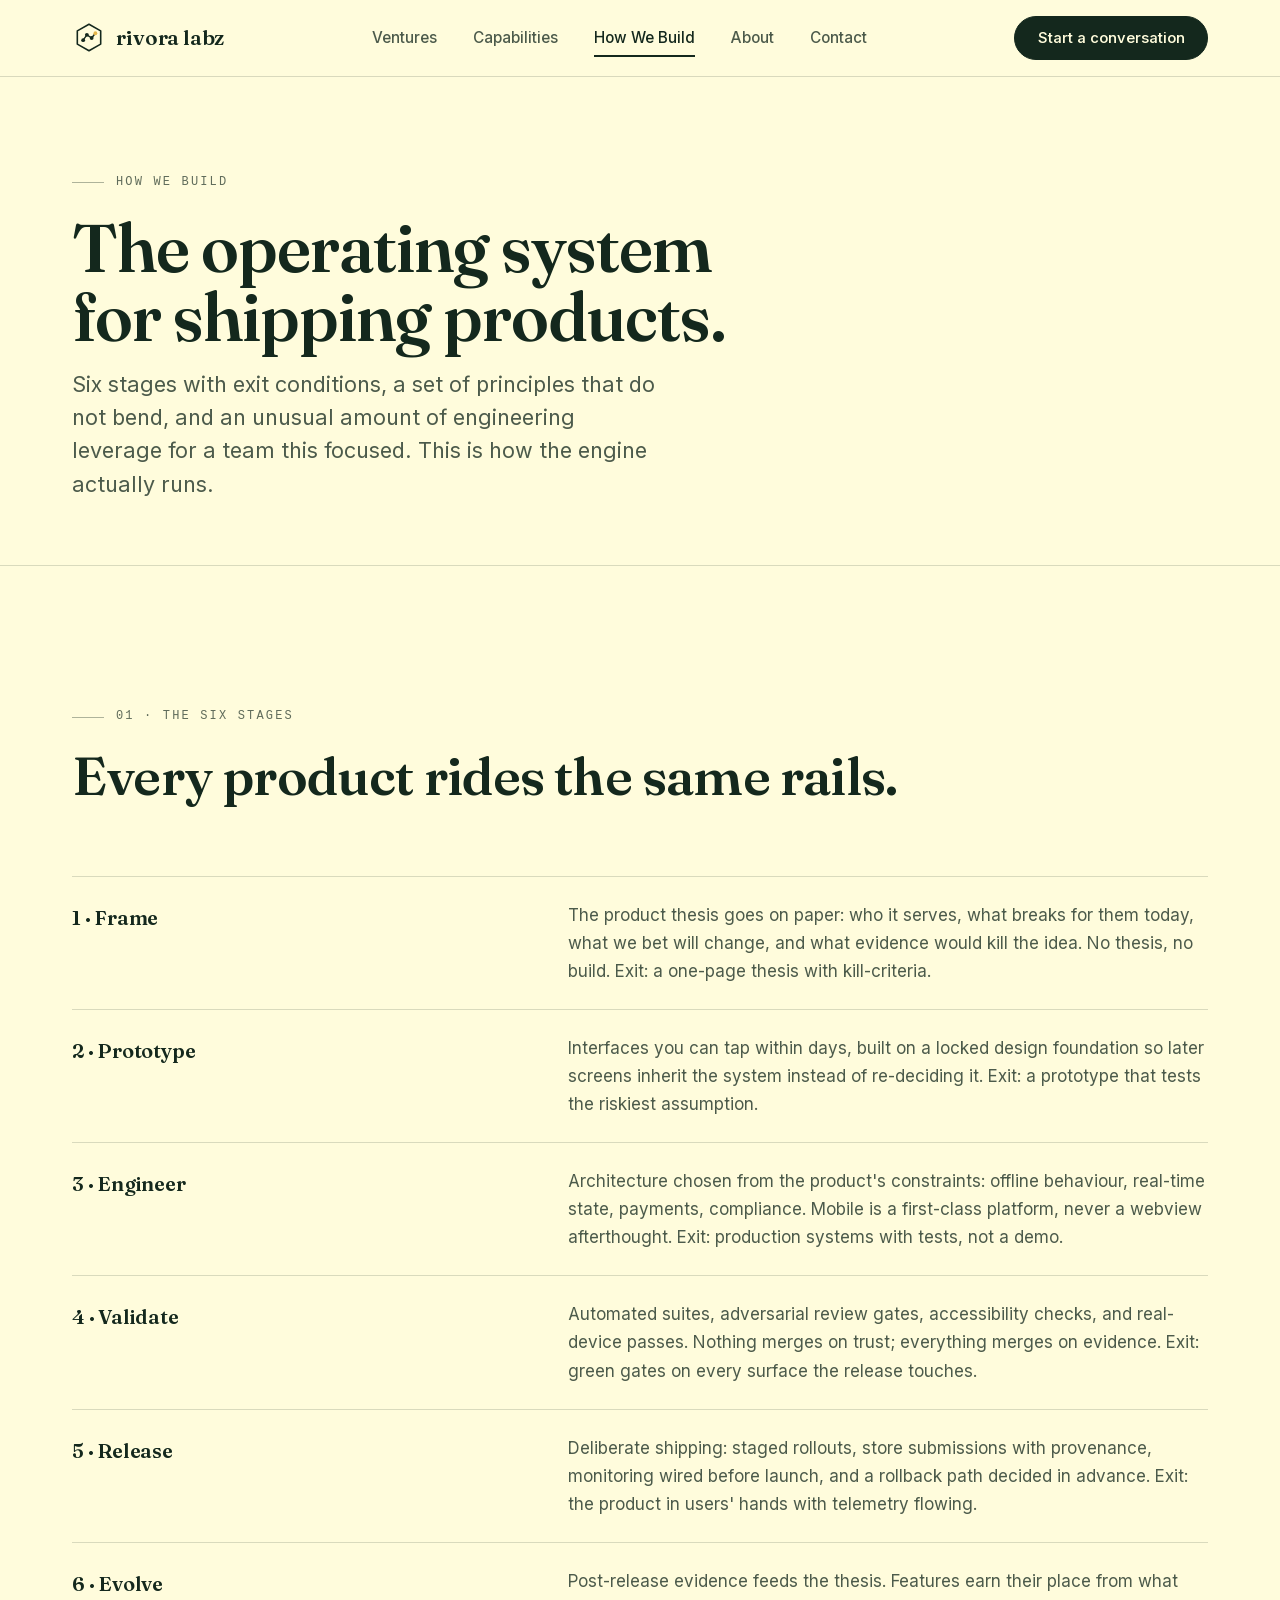
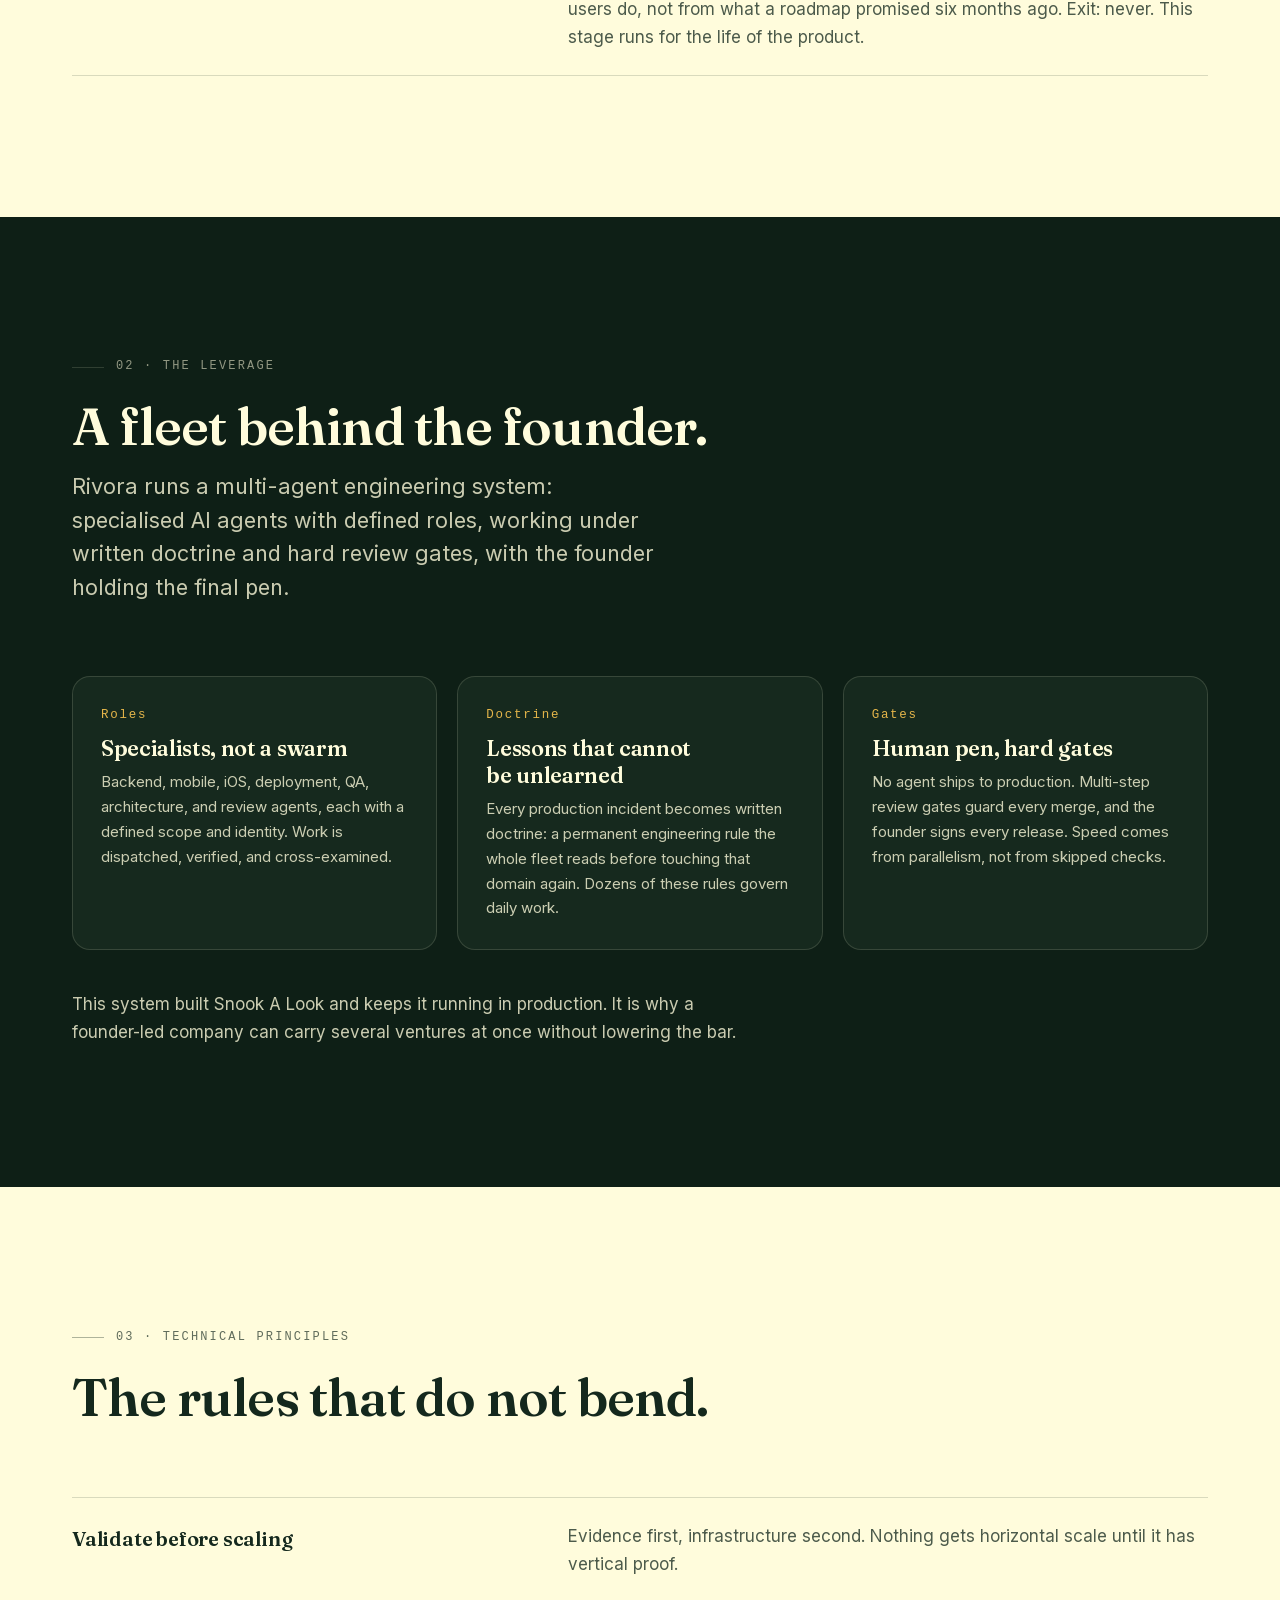
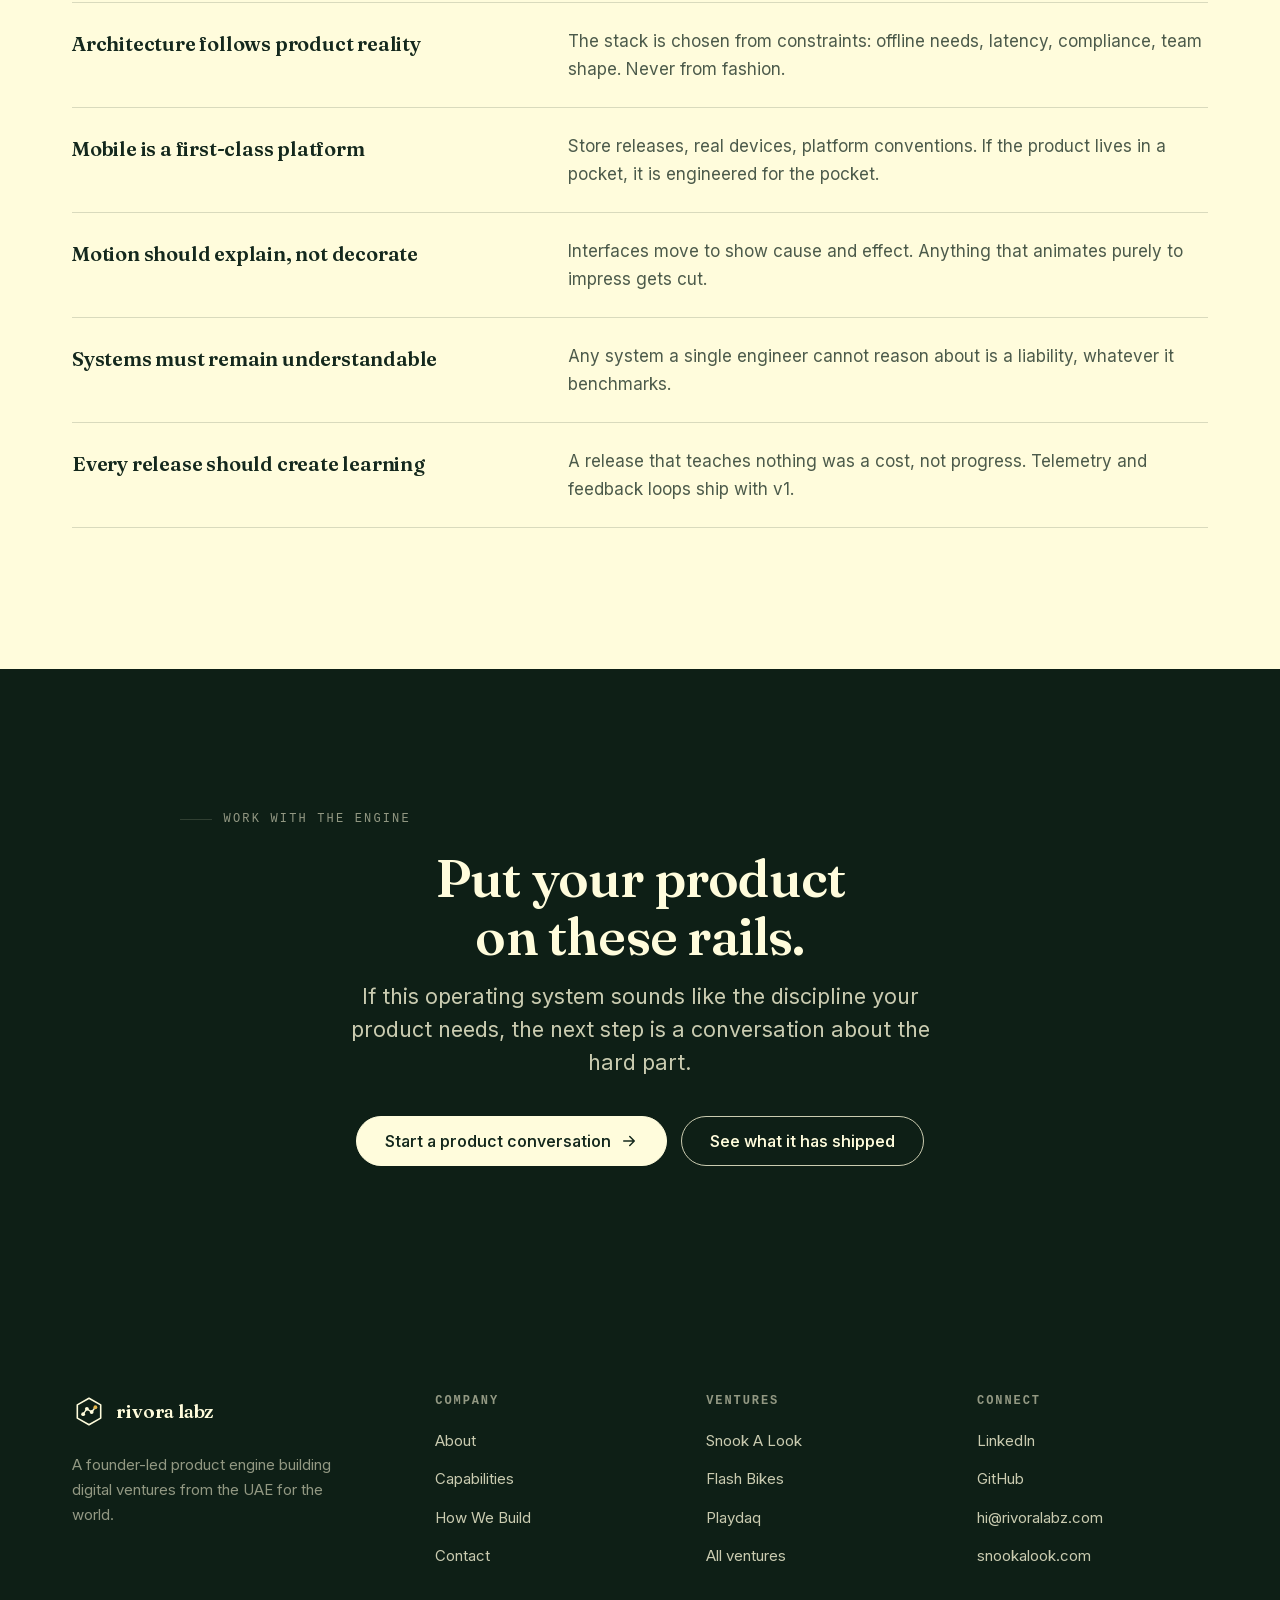
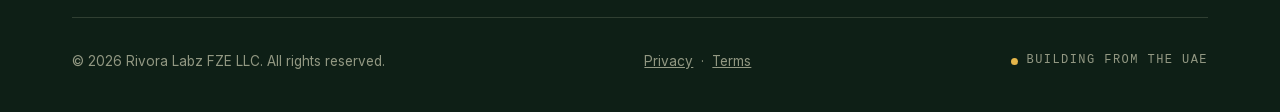
<file: how-we-build/index.html>
<!DOCTYPE html>
<html lang="en" class="no-js">
<head>
  <meta charset="UTF-8">
  <meta name="viewport" content="width=device-width, initial-scale=1.0">

  <title>How We Build | Rivora Labz</title>
  <meta name="description" content="Six stages with exit conditions, principles that do not bend, and a multi-agent engineering fleet under a human pen. Rivora's operating system for shipping products.">
  <meta name="theme-color" content="#14281D">
  <link rel="canonical" href="https://rivoralabz.com/how-we-build/">

  <meta property="og:type" content="website">
  <meta property="og:url" content="https://rivoralabz.com/how-we-build/">
  <meta property="og:site_name" content="Rivora Labz">
  <meta property="og:title" content="How We Build | Rivora Labz">
  <meta property="og:description" content="Six stages with exit conditions, principles that do not bend, and a multi-agent engineering fleet under a human pen. Rivora's operating system for shipping products.">
  <meta property="og:image" content="https://rivoralabz.com/og-image.jpg">
  <meta name="twitter:card" content="summary_large_image">

  <link rel="icon" type="image/svg+xml" href="/assets/img/favicon.svg">
  <link rel="preload" href="/assets/fonts/fraunces-var-latin.woff2" as="font" type="font/woff2" crossorigin>
  <link rel="preload" href="/assets/fonts/inter-var-latin.woff2" as="font" type="font/woff2" crossorigin>
  <link rel="stylesheet" href="/assets/css/main.css?v=3d45b9f8">
  <script src="/assets/js/main.js?v=3d45b9f8" defer></script>
</head>

<body>
  <a class="skip-link" href="#main">Skip to content</a>

  <nav class="site-nav" aria-label="Main">
    <div class="container nav-inner">
      <a class="brand" href="/">
        <svg viewBox="0 0 64 64" aria-hidden="true"><path d="M32 6 L54 18.5 V43.5 L32 56 L10 43.5 V18.5 Z" fill="none" stroke="currentColor" stroke-width="3" stroke-linejoin="round"/><path d="M21 36 L28 26 L37 32 L44 23" fill="none" stroke="currentColor" stroke-width="2.6" stroke-linecap="round" stroke-linejoin="round"/><circle cx="21" cy="36" r="3.6" fill="currentColor"/><circle cx="28" cy="26" r="3.6" fill="currentColor"/><circle cx="37" cy="32" r="3.6" fill="currentColor"/><circle cx="44" cy="23" r="3.6" fill="#E4B54A"/></svg>
        rivora labz
      </a>
      <div class="nav-links">
        <a class="nav-link" href="/ventures/">Ventures</a>
        <a class="nav-link" href="/capabilities/">Capabilities</a>
        <a class="nav-link" href="/how-we-build/" aria-current="page">How We Build</a>
        <a class="nav-link" href="/about/">About</a>
        <a class="nav-link" href="/contact/">Contact</a>
      </div>
      <a class="btn btn-primary nav-cta" href="/contact/">Start a conversation</a>
      <button class="menu-toggle" aria-expanded="false" aria-controls="mobileMenu" aria-label="Toggle navigation menu">
        <svg class="icon icon-menu" width="22" height="22" viewBox="0 0 24 24" fill="none" stroke="currentColor" stroke-width="2" stroke-linecap="round" aria-hidden="true"><path d="M4 7h16M4 12h16M4 17h16"/></svg>
        <svg class="icon icon-close" width="22" height="22" viewBox="0 0 24 24" fill="none" stroke="currentColor" stroke-width="2" stroke-linecap="round" aria-hidden="true"><path d="M6 6l12 12M18 6L6 18"/></svg>
      </button>
    </div>
    <div class="mobile-menu" id="mobileMenu">
      <a href="/ventures/">Ventures</a>
      <a href="/capabilities/">Capabilities</a>
      <a href="/how-we-build/" aria-current="page">How We Build</a>
      <a href="/about/">About</a>
      <a href="/contact/">Contact</a>
      <a class="btn btn-primary" href="/contact/">Start a conversation</a>
    </div>
  </nav>

  <main id="main">
    <header class="container page-hero">
      <p class="eyebrow">How We Build</p>
      <h1>The operating system for shipping products.</h1>
      <p class="lede">Six stages with exit conditions, a set of principles that do not bend, and an unusual amount of engineering leverage for a team this focused. This is how the engine actually runs.</p>
    </header>

    <section class="section rule-top" aria-labelledby="stages-title">
      <div class="container">
        <div class="section-head reveal">
          <p class="eyebrow">01 · The six stages</p>
          <h2 id="stages-title">Every product rides the same rails.</h2>
        </div>
        <ul class="principle-list reveal">
          <li><strong>1 · Frame</strong><span>The product thesis goes on paper: who it serves, what breaks for them today, what we bet will change, and what evidence would kill the idea. No thesis, no build. Exit: a one-page thesis with kill-criteria.</span></li>
          <li><strong>2 · Prototype</strong><span>Interfaces you can tap within days, built on a locked design foundation so later screens inherit the system instead of re-deciding it. Exit: a prototype that tests the riskiest assumption.</span></li>
          <li><strong>3 · Engineer</strong><span>Architecture chosen from the product's constraints: offline behaviour, real-time state, payments, compliance. Mobile is a first-class platform, never a webview afterthought. Exit: production systems with tests, not a demo.</span></li>
          <li><strong>4 · Validate</strong><span>Automated suites, adversarial review gates, accessibility checks, and real-device passes. Nothing merges on trust; everything merges on evidence. Exit: green gates on every surface the release touches.</span></li>
          <li><strong>5 · Release</strong><span>Deliberate shipping: staged rollouts, store submissions with provenance, monitoring wired before launch, and a rollback path decided in advance. Exit: the product in users' hands with telemetry flowing.</span></li>
          <li><strong>6 · Evolve</strong><span>Post-release evidence feeds the thesis. Features earn their place from what users do, not from what a roadmap promised six months ago. Exit: never. This stage runs for the life of the product.</span></li>
        </ul>
      </div>
    </section>

    <section class="section on-dark" aria-labelledby="fleet-title">
      <div class="container">
        <div class="section-head reveal">
          <p class="eyebrow">02 · The leverage</p>
          <h2 id="fleet-title">A fleet behind the founder.</h2>
          <p class="lede">Rivora runs a multi-agent engineering system: specialised AI agents with defined roles, working under written doctrine and hard review gates, with the founder holding the final pen.</p>
        </div>
        <div class="process-grid">
          <article class="process-card reveal"><p class="p-num">Roles</p><h3>Specialists, not a swarm</h3><p>Backend, mobile, iOS, deployment, QA, architecture, and review agents, each with a defined scope and identity. Work is dispatched, verified, and cross-examined.</p></article>
          <article class="process-card reveal" style="--reveal-delay: 60ms"><p class="p-num">Doctrine</p><h3>Lessons that cannot be unlearned</h3><p>Every production incident becomes written doctrine: a permanent engineering rule the whole fleet reads before touching that domain again. Dozens of these rules govern daily work.</p></article>
          <article class="process-card reveal" style="--reveal-delay: 120ms"><p class="p-num">Gates</p><h3>Human pen, hard gates</h3><p>No agent ships to production. Multi-step review gates guard every merge, and the founder signs every release. Speed comes from parallelism, not from skipped checks.</p></article>
        </div>
        <p class="muted reveal" style="margin-top:2.5rem; max-width:62ch">This system built Snook A Look and keeps it running in production. It is why a founder-led company can carry several ventures at once without lowering the bar.</p>
      </div>
    </section>

    <section class="section" aria-labelledby="principles-title">
      <div class="container">
        <div class="section-head reveal">
          <p class="eyebrow">03 · Technical principles</p>
          <h2 id="principles-title">The rules that do not bend.</h2>
        </div>
        <ul class="principle-list reveal">
          <li><strong>Validate before scaling</strong><span>Evidence first, infrastructure second. Nothing gets horizontal scale until it has vertical proof.</span></li>
          <li><strong>Architecture follows product reality</strong><span>The stack is chosen from constraints: offline needs, latency, compliance, team shape. Never from fashion.</span></li>
          <li><strong>Mobile is a first-class platform</strong><span>Store releases, real devices, platform conventions. If the product lives in a pocket, it is engineered for the pocket.</span></li>
          <li><strong>Motion should explain, not decorate</strong><span>Interfaces move to show cause and effect. Anything that animates purely to impress gets cut.</span></li>
          <li><strong>Systems must remain understandable</strong><span>Any system a single engineer cannot reason about is a liability, whatever it benchmarks.</span></li>
          <li><strong>Every release should create learning</strong><span>A release that teaches nothing was a cost, not progress. Telemetry and feedback loops ship with v1.</span></li>
        </ul>
      </div>
    </section>

    <section class="section on-dark" aria-labelledby="cta-title">
      <div class="container cta-panel reveal">
        <p class="eyebrow" style="justify-content:center">Work with the engine</p>
        <h2 id="cta-title">Put your product on these rails.</h2>
        <p class="lede" style="margin-bottom:2rem">If this operating system sounds like the discipline your product needs, the next step is a conversation about the hard part.</p>
        <div class="hero-actions">
          <a class="btn btn-primary" href="/contact/">Start a product conversation
            <svg class="icon" width="18" height="18" viewBox="0 0 24 24" fill="none" stroke="currentColor" stroke-width="2" stroke-linecap="round" stroke-linejoin="round" aria-hidden="true"><path d="M5 12h14M13 6l6 6-6 6"/></svg></a>
          <a class="btn btn-ghost" href="/ventures/">See what it has shipped</a>
        </div>
      </div>
    </section>
  </main>

  <footer class="site-footer">
    <div class="container">
      <div class="footer-grid">
        <div class="footer-brand">
          <a class="brand" href="/">
            <svg viewBox="0 0 64 64" aria-hidden="true"><path d="M32 6 L54 18.5 V43.5 L32 56 L10 43.5 V18.5 Z" fill="none" stroke="currentColor" stroke-width="3" stroke-linejoin="round"/><path d="M21 36 L28 26 L37 32 L44 23" fill="none" stroke="currentColor" stroke-width="2.6" stroke-linecap="round" stroke-linejoin="round"/><circle cx="21" cy="36" r="3.6" fill="currentColor"/><circle cx="28" cy="26" r="3.6" fill="currentColor"/><circle cx="37" cy="32" r="3.6" fill="currentColor"/><circle cx="44" cy="23" r="3.6" fill="#E4B54A"/></svg>
            rivora labz
          </a>
          <p>A founder-led product engine building digital ventures from the UAE for the world.</p>
        </div>
        <nav class="footer-col" aria-label="Company">
          <h2 class="footer-h">Company</h2>
          <ul>
            <li><a href="/about/">About</a></li>
            <li><a href="/capabilities/">Capabilities</a></li>
            <li><a href="/how-we-build/">How We Build</a></li>
            <li><a href="/contact/">Contact</a></li>
          </ul>
        </nav>
        <nav class="footer-col" aria-label="Ventures">
          <h2 class="footer-h">Ventures</h2>
          <ul>
            <li><a href="/ventures/snook-a-look/">Snook A Look</a></li>
            <li><a href="/ventures/#flash-bikes">Flash Bikes</a></li>
            <li><a href="/ventures/#playdaq">Playdaq</a></li>
            <li><a href="/ventures/">All ventures</a></li>
          </ul>
        </nav>
        <nav class="footer-col" aria-label="Connect">
          <h2 class="footer-h">Connect</h2>
          <ul>
            <li><a href="https://www.linkedin.com/in/narayandhingra/" target="_blank" rel="noopener">LinkedIn</a></li>
            <li><a href="https://github.com/Narayan-Dhingra" target="_blank" rel="noopener">GitHub</a></li>
            <li><a href="mailto:hi@rivoralabz.com">hi@rivoralabz.com</a></li>
            <li><a href="https://snookalook.com" target="_blank" rel="noopener">snookalook.com</a></li>
          </ul>
        </nav>
      </div>
      <div class="footer-bottom">
        <span>&copy; <span id="year">2026</span> Rivora Labz FZE LLC. All rights reserved.</span>
        <span><a href="/privacy/" style="color:inherit">Privacy</a> &nbsp;·&nbsp; <a href="/terms/" style="color:inherit">Terms</a></span>
        <span class="footer-status"><span class="dot" aria-hidden="true"></span>Building from the UAE</span>
      </div>
    </div>
  </footer>
</body>
</html>
</file>
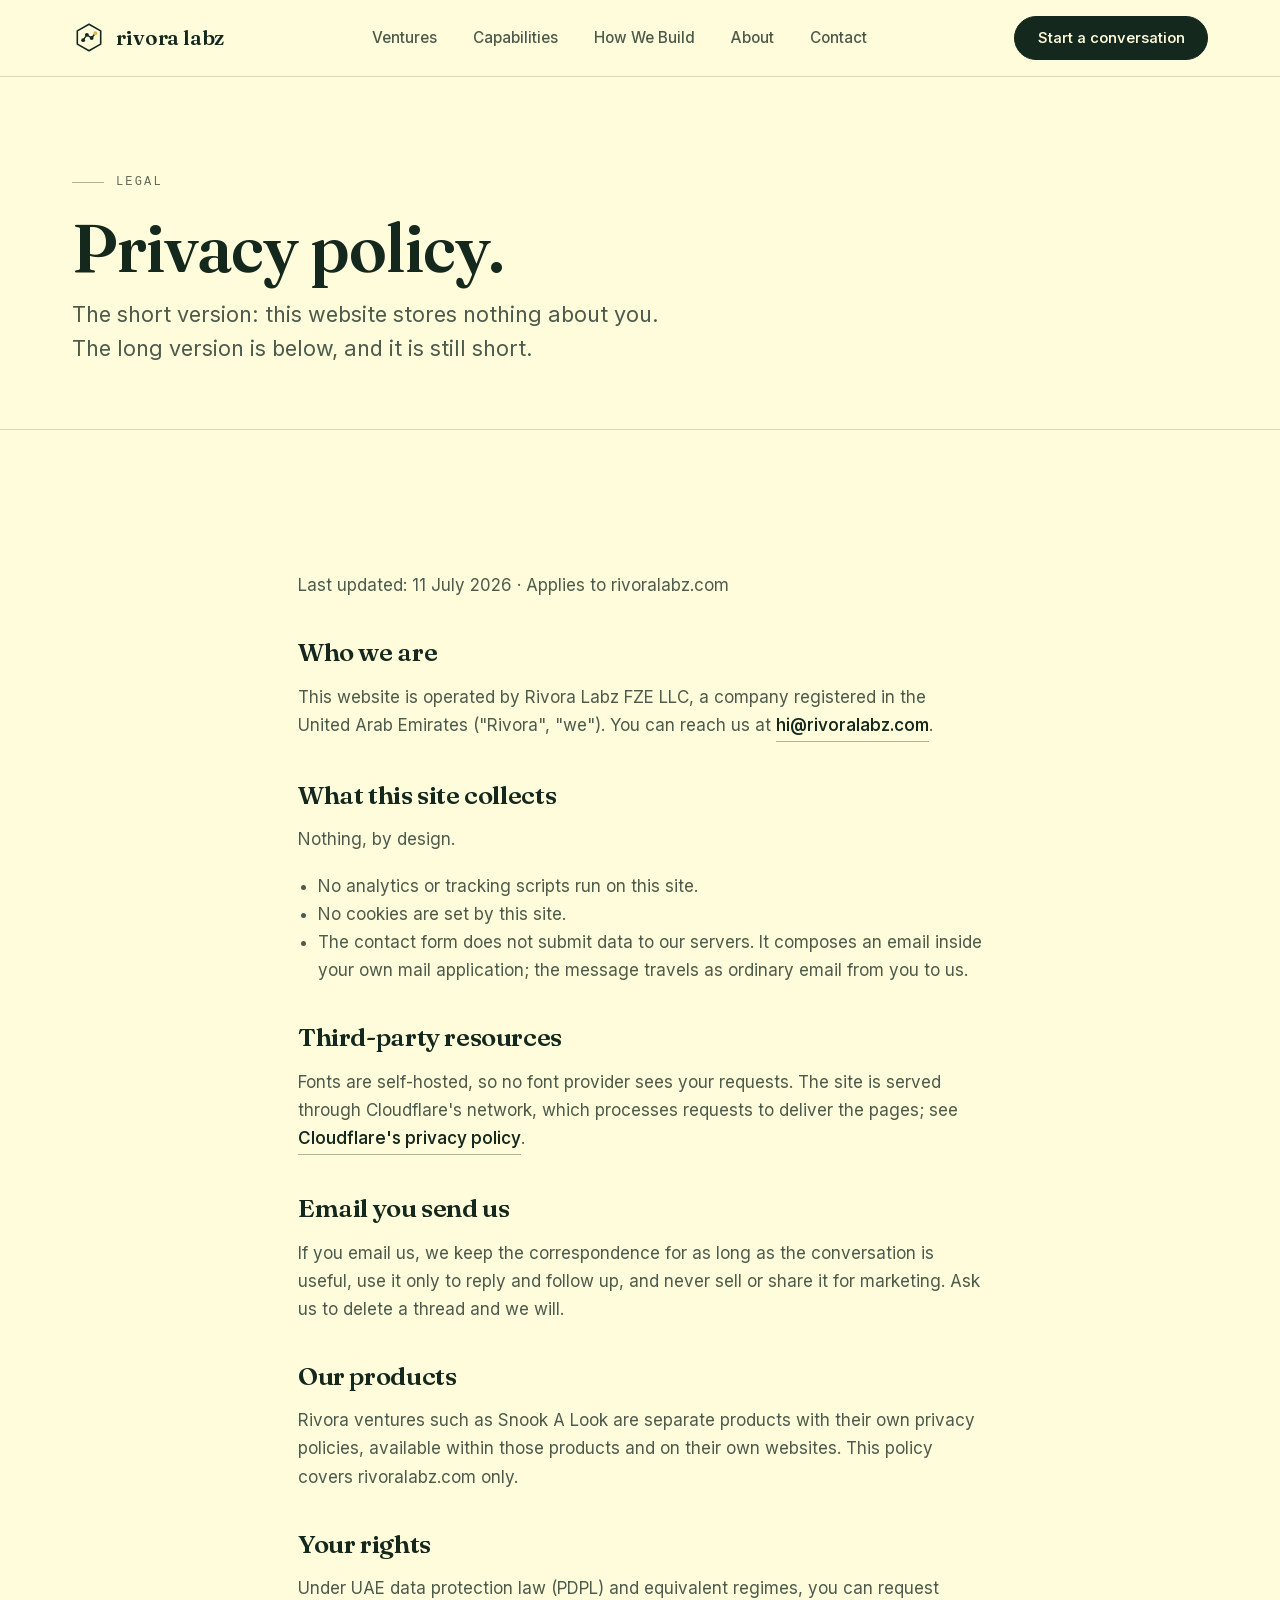
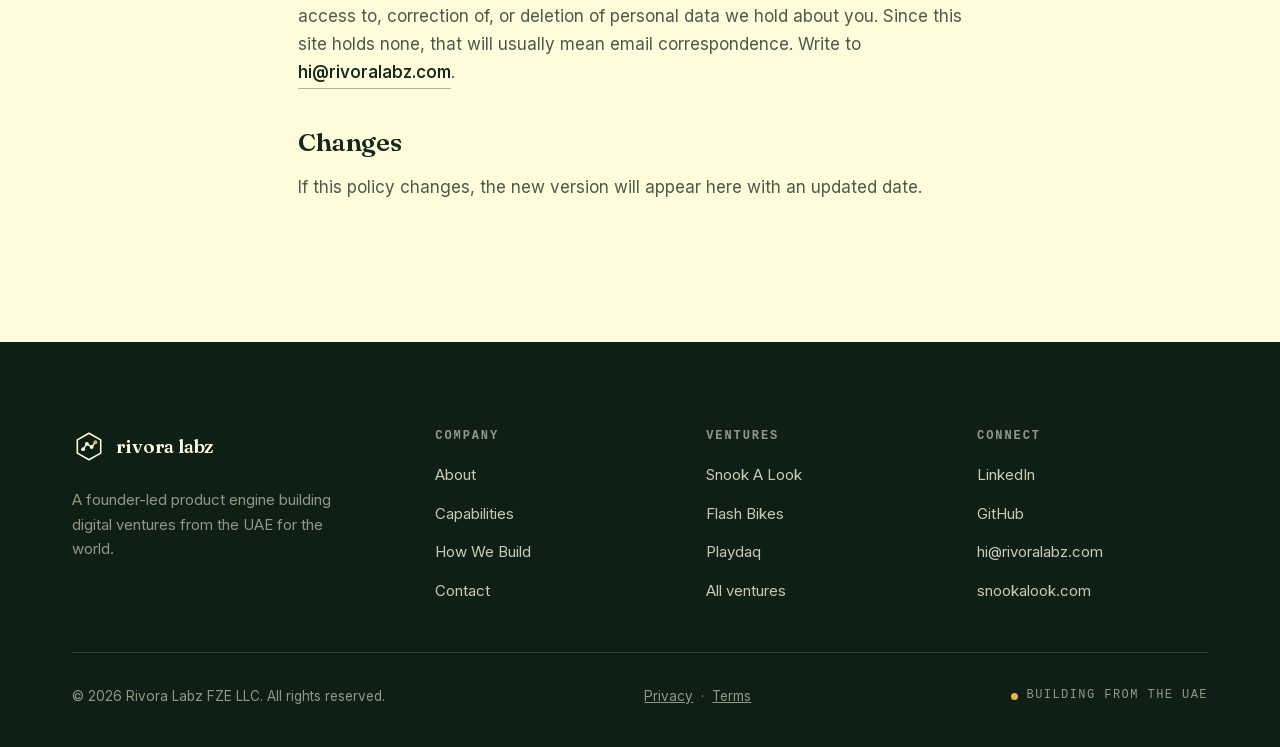
<file: privacy/index.html>
<!DOCTYPE html>
<html lang="en" class="no-js">
<head>
  <meta charset="UTF-8">
  <meta name="viewport" content="width=device-width, initial-scale=1.0">

  <title>Privacy Policy | Rivora Labz</title>
  <meta name="description" content="Privacy policy for rivoralabz.com: no analytics, no cookies, no stored form data.">
  <meta name="theme-color" content="#14281D">
  <link rel="canonical" href="https://rivoralabz.com/privacy/">

  <meta property="og:type" content="website">
  <meta property="og:url" content="https://rivoralabz.com/privacy/">
  <meta property="og:site_name" content="Rivora Labz">
  <meta property="og:title" content="Privacy Policy | Rivora Labz">
  <meta property="og:description" content="Privacy policy for rivoralabz.com: no analytics, no cookies, no stored form data.">
  <meta property="og:image" content="https://rivoralabz.com/og-image.jpg">
  <meta name="twitter:card" content="summary_large_image">

  <link rel="icon" type="image/svg+xml" href="/assets/img/favicon.svg">
  <link rel="preload" href="/assets/fonts/fraunces-var-latin.woff2" as="font" type="font/woff2" crossorigin>
  <link rel="preload" href="/assets/fonts/inter-var-latin.woff2" as="font" type="font/woff2" crossorigin>
  <link rel="stylesheet" href="/assets/css/main.css?v=3d45b9f8">
  <script src="/assets/js/main.js?v=3d45b9f8" defer></script>
</head>

<body>
  <a class="skip-link" href="#main">Skip to content</a>

  <nav class="site-nav" aria-label="Main">
    <div class="container nav-inner">
      <a class="brand" href="/">
        <svg viewBox="0 0 64 64" aria-hidden="true"><path d="M32 6 L54 18.5 V43.5 L32 56 L10 43.5 V18.5 Z" fill="none" stroke="currentColor" stroke-width="3" stroke-linejoin="round"/><path d="M21 36 L28 26 L37 32 L44 23" fill="none" stroke="currentColor" stroke-width="2.6" stroke-linecap="round" stroke-linejoin="round"/><circle cx="21" cy="36" r="3.6" fill="currentColor"/><circle cx="28" cy="26" r="3.6" fill="currentColor"/><circle cx="37" cy="32" r="3.6" fill="currentColor"/><circle cx="44" cy="23" r="3.6" fill="#E4B54A"/></svg>
        rivora labz
      </a>
      <div class="nav-links">
        <a class="nav-link" href="/ventures/">Ventures</a>
        <a class="nav-link" href="/capabilities/">Capabilities</a>
        <a class="nav-link" href="/how-we-build/">How We Build</a>
        <a class="nav-link" href="/about/">About</a>
        <a class="nav-link" href="/contact/">Contact</a>
      </div>
      <a class="btn btn-primary nav-cta" href="/contact/">Start a conversation</a>
      <button class="menu-toggle" aria-expanded="false" aria-controls="mobileMenu" aria-label="Toggle navigation menu">
        <svg class="icon icon-menu" width="22" height="22" viewBox="0 0 24 24" fill="none" stroke="currentColor" stroke-width="2" stroke-linecap="round" aria-hidden="true"><path d="M4 7h16M4 12h16M4 17h16"/></svg>
        <svg class="icon icon-close" width="22" height="22" viewBox="0 0 24 24" fill="none" stroke="currentColor" stroke-width="2" stroke-linecap="round" aria-hidden="true"><path d="M6 6l12 12M18 6L6 18"/></svg>
      </button>
    </div>
    <div class="mobile-menu" id="mobileMenu">
      <a href="/ventures/">Ventures</a>
      <a href="/capabilities/">Capabilities</a>
      <a href="/how-we-build/">How We Build</a>
      <a href="/about/">About</a>
      <a href="/contact/">Contact</a>
      <a class="btn btn-primary" href="/contact/">Start a conversation</a>
    </div>
  </nav>

  <main id="main">
    <header class="container page-hero">
      <p class="eyebrow">Legal</p>
      <h1>Privacy policy.</h1>
      <p class="lede">The short version: this website stores nothing about you. The long version is below, and it is still short.</p>
    </header>

    <section class="section rule-top">
      <div class="container prose">
        <p class="faint">Last updated: 11 July 2026 · Applies to rivoralabz.com</p>

        <h2>Who we are</h2>
        <p>This website is operated by Rivora Labz FZE LLC, a company registered in the United Arab Emirates ("Rivora", "we"). You can reach us at <a href="mailto:hi@rivoralabz.com" class="text-link">hi@rivoralabz.com</a>.</p>

        <h2>What this site collects</h2>
        <p>Nothing, by design.</p>
        <ul>
          <li>No analytics or tracking scripts run on this site.</li>
          <li>No cookies are set by this site.</li>
          <li>The contact form does not submit data to our servers. It composes an email inside your own mail application; the message travels as ordinary email from you to us.</li>
        </ul>

        <h2>Third-party resources</h2>
        <p>Fonts are self-hosted, so no font provider sees your requests. The site is served through Cloudflare's network, which processes requests to deliver the pages; see <a href="https://www.cloudflare.com/privacypolicy/" class="text-link" target="_blank" rel="noopener">Cloudflare's privacy policy</a>.</p>

        <h2>Email you send us</h2>
        <p>If you email us, we keep the correspondence for as long as the conversation is useful, use it only to reply and follow up, and never sell or share it for marketing. Ask us to delete a thread and we will.</p>

        <h2>Our products</h2>
        <p>Rivora ventures such as Snook A Look are separate products with their own privacy policies, available within those products and on their own websites. This policy covers rivoralabz.com only.</p>

        <h2>Your rights</h2>
        <p>Under UAE data protection law (PDPL) and equivalent regimes, you can request access to, correction of, or deletion of personal data we hold about you. Since this site holds none, that will usually mean email correspondence. Write to <a href="mailto:hi@rivoralabz.com" class="text-link">hi@rivoralabz.com</a>.</p>

        <h2>Changes</h2>
        <p>If this policy changes, the new version will appear here with an updated date.</p>
      </div>
    </section>
  </main>

  <footer class="site-footer">
    <div class="container">
      <div class="footer-grid">
        <div class="footer-brand">
          <a class="brand" href="/">
            <svg viewBox="0 0 64 64" aria-hidden="true"><path d="M32 6 L54 18.5 V43.5 L32 56 L10 43.5 V18.5 Z" fill="none" stroke="currentColor" stroke-width="3" stroke-linejoin="round"/><path d="M21 36 L28 26 L37 32 L44 23" fill="none" stroke="currentColor" stroke-width="2.6" stroke-linecap="round" stroke-linejoin="round"/><circle cx="21" cy="36" r="3.6" fill="currentColor"/><circle cx="28" cy="26" r="3.6" fill="currentColor"/><circle cx="37" cy="32" r="3.6" fill="currentColor"/><circle cx="44" cy="23" r="3.6" fill="#E4B54A"/></svg>
            rivora labz
          </a>
          <p>A founder-led product engine building digital ventures from the UAE for the world.</p>
        </div>
        <nav class="footer-col" aria-label="Company">
          <h2 class="footer-h">Company</h2>
          <ul>
            <li><a href="/about/">About</a></li>
            <li><a href="/capabilities/">Capabilities</a></li>
            <li><a href="/how-we-build/">How We Build</a></li>
            <li><a href="/contact/">Contact</a></li>
          </ul>
        </nav>
        <nav class="footer-col" aria-label="Ventures">
          <h2 class="footer-h">Ventures</h2>
          <ul>
            <li><a href="/ventures/snook-a-look/">Snook A Look</a></li>
            <li><a href="/ventures/#flash-bikes">Flash Bikes</a></li>
            <li><a href="/ventures/#playdaq">Playdaq</a></li>
            <li><a href="/ventures/">All ventures</a></li>
          </ul>
        </nav>
        <nav class="footer-col" aria-label="Connect">
          <h2 class="footer-h">Connect</h2>
          <ul>
            <li><a href="https://www.linkedin.com/in/narayandhingra/" target="_blank" rel="noopener">LinkedIn</a></li>
            <li><a href="https://github.com/Narayan-Dhingra" target="_blank" rel="noopener">GitHub</a></li>
            <li><a href="mailto:hi@rivoralabz.com">hi@rivoralabz.com</a></li>
            <li><a href="https://snookalook.com" target="_blank" rel="noopener">snookalook.com</a></li>
          </ul>
        </nav>
      </div>
      <div class="footer-bottom">
        <span>&copy; <span id="year">2026</span> Rivora Labz FZE LLC. All rights reserved.</span>
        <span><a href="/privacy/" style="color:inherit">Privacy</a> &nbsp;·&nbsp; <a href="/terms/" style="color:inherit">Terms</a></span>
        <span class="footer-status"><span class="dot" aria-hidden="true"></span>Building from the UAE</span>
      </div>
    </div>
  </footer>
</body>
</html>
</file>
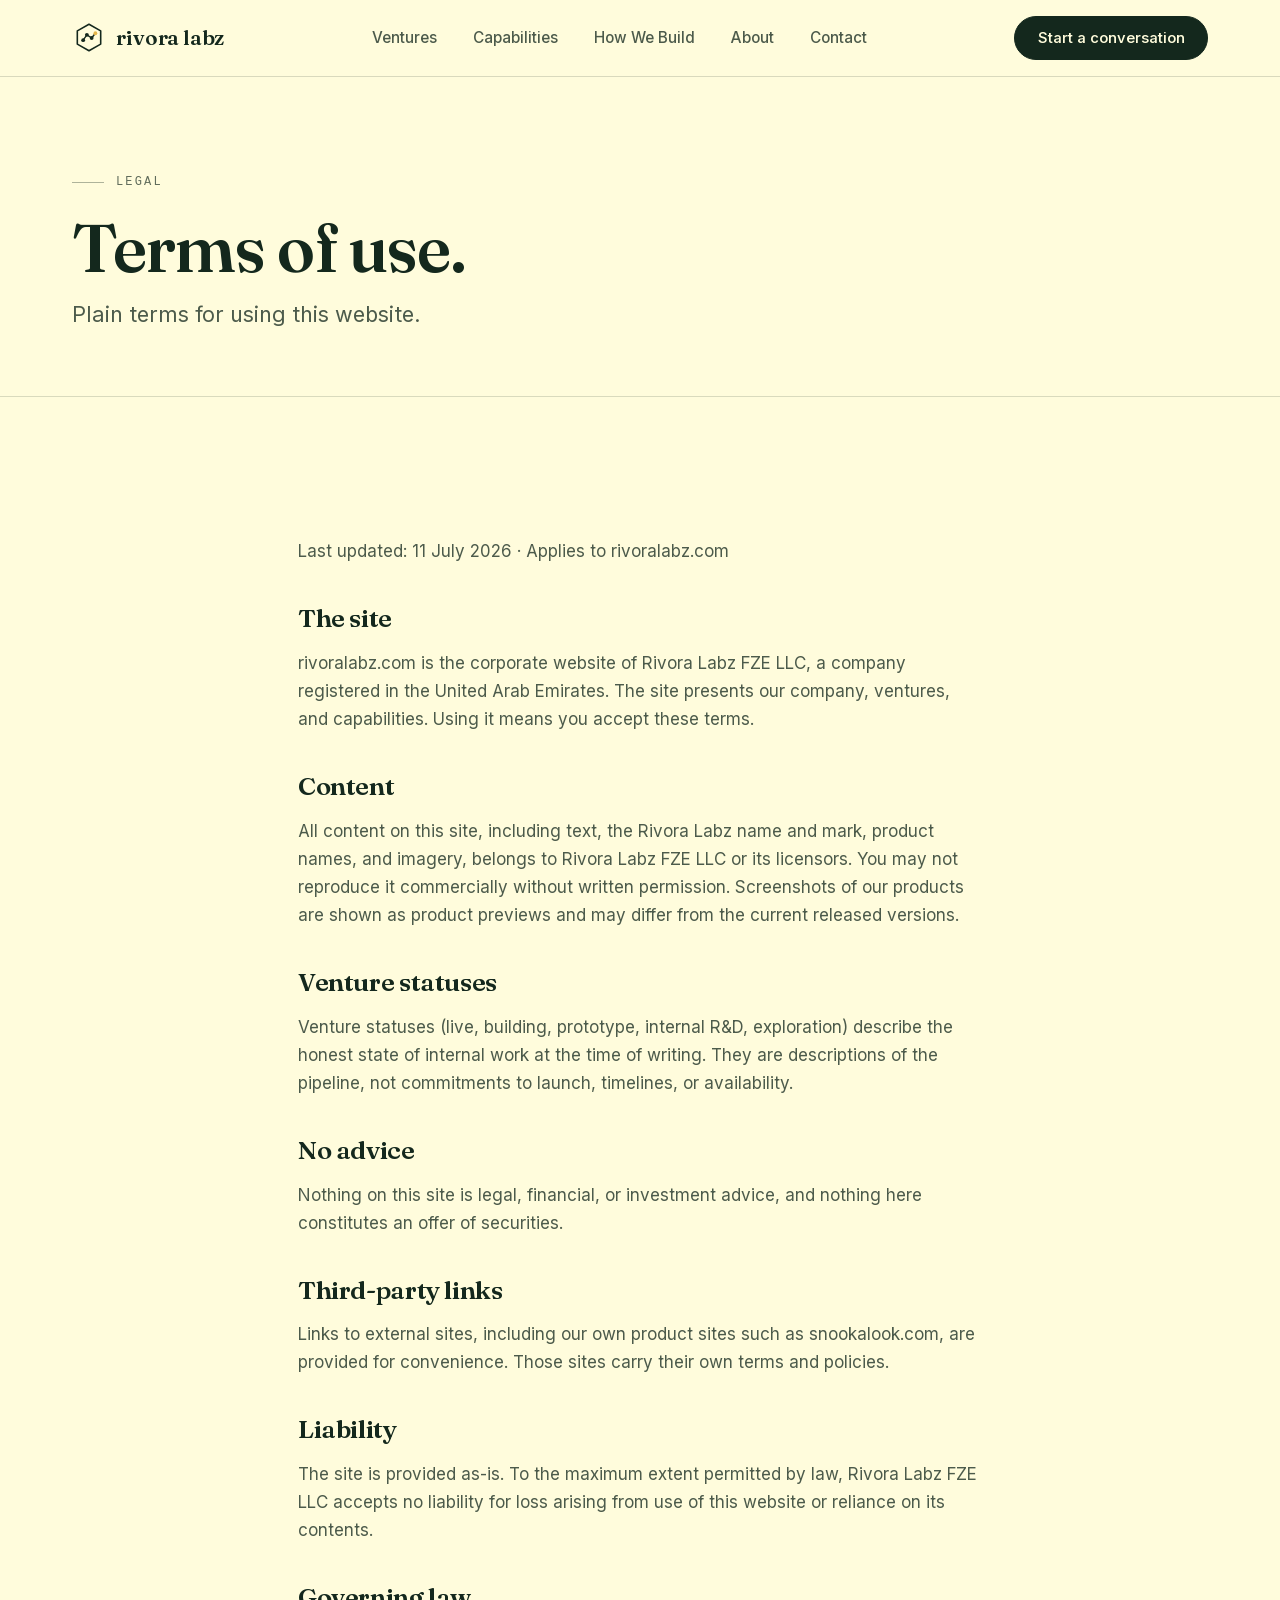
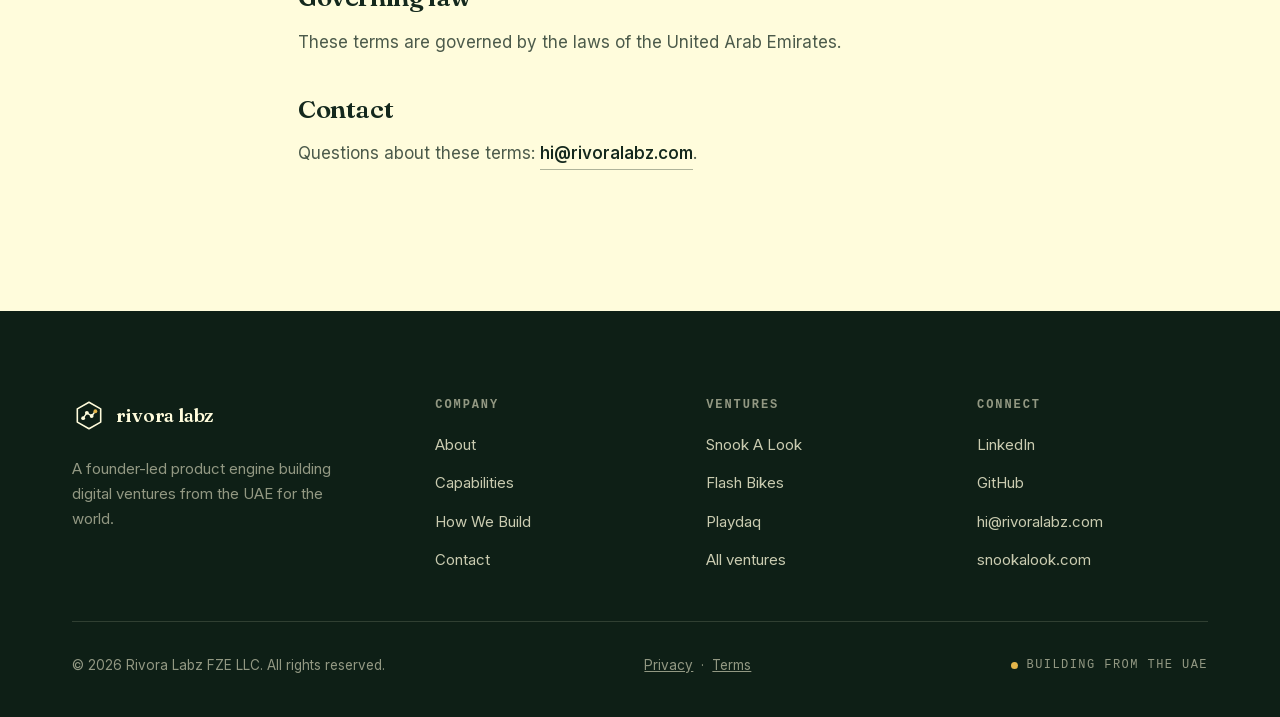
<file: terms/index.html>
<!DOCTYPE html>
<html lang="en" class="no-js">
<head>
  <meta charset="UTF-8">
  <meta name="viewport" content="width=device-width, initial-scale=1.0">

  <title>Terms of Use | Rivora Labz</title>
  <meta name="description" content="Terms of use for rivoralabz.com, the corporate website of Rivora Labz FZE LLC.">
  <meta name="theme-color" content="#14281D">
  <link rel="canonical" href="https://rivoralabz.com/terms/">

  <meta property="og:type" content="website">
  <meta property="og:url" content="https://rivoralabz.com/terms/">
  <meta property="og:site_name" content="Rivora Labz">
  <meta property="og:title" content="Terms of Use | Rivora Labz">
  <meta property="og:description" content="Terms of use for rivoralabz.com, the corporate website of Rivora Labz FZE LLC.">
  <meta property="og:image" content="https://rivoralabz.com/og-image.jpg">
  <meta name="twitter:card" content="summary_large_image">

  <link rel="icon" type="image/svg+xml" href="/assets/img/favicon.svg">
  <link rel="preload" href="/assets/fonts/fraunces-var-latin.woff2" as="font" type="font/woff2" crossorigin>
  <link rel="preload" href="/assets/fonts/inter-var-latin.woff2" as="font" type="font/woff2" crossorigin>
  <link rel="stylesheet" href="/assets/css/main.css?v=3d45b9f8">
  <script src="/assets/js/main.js?v=3d45b9f8" defer></script>
</head>

<body>
  <a class="skip-link" href="#main">Skip to content</a>

  <nav class="site-nav" aria-label="Main">
    <div class="container nav-inner">
      <a class="brand" href="/">
        <svg viewBox="0 0 64 64" aria-hidden="true"><path d="M32 6 L54 18.5 V43.5 L32 56 L10 43.5 V18.5 Z" fill="none" stroke="currentColor" stroke-width="3" stroke-linejoin="round"/><path d="M21 36 L28 26 L37 32 L44 23" fill="none" stroke="currentColor" stroke-width="2.6" stroke-linecap="round" stroke-linejoin="round"/><circle cx="21" cy="36" r="3.6" fill="currentColor"/><circle cx="28" cy="26" r="3.6" fill="currentColor"/><circle cx="37" cy="32" r="3.6" fill="currentColor"/><circle cx="44" cy="23" r="3.6" fill="#E4B54A"/></svg>
        rivora labz
      </a>
      <div class="nav-links">
        <a class="nav-link" href="/ventures/">Ventures</a>
        <a class="nav-link" href="/capabilities/">Capabilities</a>
        <a class="nav-link" href="/how-we-build/">How We Build</a>
        <a class="nav-link" href="/about/">About</a>
        <a class="nav-link" href="/contact/">Contact</a>
      </div>
      <a class="btn btn-primary nav-cta" href="/contact/">Start a conversation</a>
      <button class="menu-toggle" aria-expanded="false" aria-controls="mobileMenu" aria-label="Toggle navigation menu">
        <svg class="icon icon-menu" width="22" height="22" viewBox="0 0 24 24" fill="none" stroke="currentColor" stroke-width="2" stroke-linecap="round" aria-hidden="true"><path d="M4 7h16M4 12h16M4 17h16"/></svg>
        <svg class="icon icon-close" width="22" height="22" viewBox="0 0 24 24" fill="none" stroke="currentColor" stroke-width="2" stroke-linecap="round" aria-hidden="true"><path d="M6 6l12 12M18 6L6 18"/></svg>
      </button>
    </div>
    <div class="mobile-menu" id="mobileMenu">
      <a href="/ventures/">Ventures</a>
      <a href="/capabilities/">Capabilities</a>
      <a href="/how-we-build/">How We Build</a>
      <a href="/about/">About</a>
      <a href="/contact/">Contact</a>
      <a class="btn btn-primary" href="/contact/">Start a conversation</a>
    </div>
  </nav>

  <main id="main">
    <header class="container page-hero">
      <p class="eyebrow">Legal</p>
      <h1>Terms of use.</h1>
      <p class="lede">Plain terms for using this website.</p>
    </header>

    <section class="section rule-top">
      <div class="container prose">
        <p class="faint">Last updated: 11 July 2026 · Applies to rivoralabz.com</p>

        <h2>The site</h2>
        <p>rivoralabz.com is the corporate website of Rivora Labz FZE LLC, a company registered in the United Arab Emirates. The site presents our company, ventures, and capabilities. Using it means you accept these terms.</p>

        <h2>Content</h2>
        <p>All content on this site, including text, the Rivora Labz name and mark, product names, and imagery, belongs to Rivora Labz FZE LLC or its licensors. You may not reproduce it commercially without written permission. Screenshots of our products are shown as product previews and may differ from the current released versions.</p>

        <h2>Venture statuses</h2>
        <p>Venture statuses (live, building, prototype, internal R&amp;D, exploration) describe the honest state of internal work at the time of writing. They are descriptions of the pipeline, not commitments to launch, timelines, or availability.</p>

        <h2>No advice</h2>
        <p>Nothing on this site is legal, financial, or investment advice, and nothing here constitutes an offer of securities.</p>

        <h2>Third-party links</h2>
        <p>Links to external sites, including our own product sites such as snookalook.com, are provided for convenience. Those sites carry their own terms and policies.</p>

        <h2>Liability</h2>
        <p>The site is provided as-is. To the maximum extent permitted by law, Rivora Labz FZE LLC accepts no liability for loss arising from use of this website or reliance on its contents.</p>

        <h2>Governing law</h2>
        <p>These terms are governed by the laws of the United Arab Emirates.</p>

        <h2>Contact</h2>
        <p>Questions about these terms: <a href="mailto:hi@rivoralabz.com" class="text-link">hi@rivoralabz.com</a>.</p>
      </div>
    </section>
  </main>

  <footer class="site-footer">
    <div class="container">
      <div class="footer-grid">
        <div class="footer-brand">
          <a class="brand" href="/">
            <svg viewBox="0 0 64 64" aria-hidden="true"><path d="M32 6 L54 18.5 V43.5 L32 56 L10 43.5 V18.5 Z" fill="none" stroke="currentColor" stroke-width="3" stroke-linejoin="round"/><path d="M21 36 L28 26 L37 32 L44 23" fill="none" stroke="currentColor" stroke-width="2.6" stroke-linecap="round" stroke-linejoin="round"/><circle cx="21" cy="36" r="3.6" fill="currentColor"/><circle cx="28" cy="26" r="3.6" fill="currentColor"/><circle cx="37" cy="32" r="3.6" fill="currentColor"/><circle cx="44" cy="23" r="3.6" fill="#E4B54A"/></svg>
            rivora labz
          </a>
          <p>A founder-led product engine building digital ventures from the UAE for the world.</p>
        </div>
        <nav class="footer-col" aria-label="Company">
          <h2 class="footer-h">Company</h2>
          <ul>
            <li><a href="/about/">About</a></li>
            <li><a href="/capabilities/">Capabilities</a></li>
            <li><a href="/how-we-build/">How We Build</a></li>
            <li><a href="/contact/">Contact</a></li>
          </ul>
        </nav>
        <nav class="footer-col" aria-label="Ventures">
          <h2 class="footer-h">Ventures</h2>
          <ul>
            <li><a href="/ventures/snook-a-look/">Snook A Look</a></li>
            <li><a href="/ventures/#flash-bikes">Flash Bikes</a></li>
            <li><a href="/ventures/#playdaq">Playdaq</a></li>
            <li><a href="/ventures/">All ventures</a></li>
          </ul>
        </nav>
        <nav class="footer-col" aria-label="Connect">
          <h2 class="footer-h">Connect</h2>
          <ul>
            <li><a href="https://www.linkedin.com/in/narayandhingra/" target="_blank" rel="noopener">LinkedIn</a></li>
            <li><a href="https://github.com/Narayan-Dhingra" target="_blank" rel="noopener">GitHub</a></li>
            <li><a href="mailto:hi@rivoralabz.com">hi@rivoralabz.com</a></li>
            <li><a href="https://snookalook.com" target="_blank" rel="noopener">snookalook.com</a></li>
          </ul>
        </nav>
      </div>
      <div class="footer-bottom">
        <span>&copy; <span id="year">2026</span> Rivora Labz FZE LLC. All rights reserved.</span>
        <span><a href="/privacy/" style="color:inherit">Privacy</a> &nbsp;·&nbsp; <a href="/terms/" style="color:inherit">Terms</a></span>
        <span class="footer-status"><span class="dot" aria-hidden="true"></span>Building from the UAE</span>
      </div>
    </div>
  </footer>
</body>
</html>
</file>
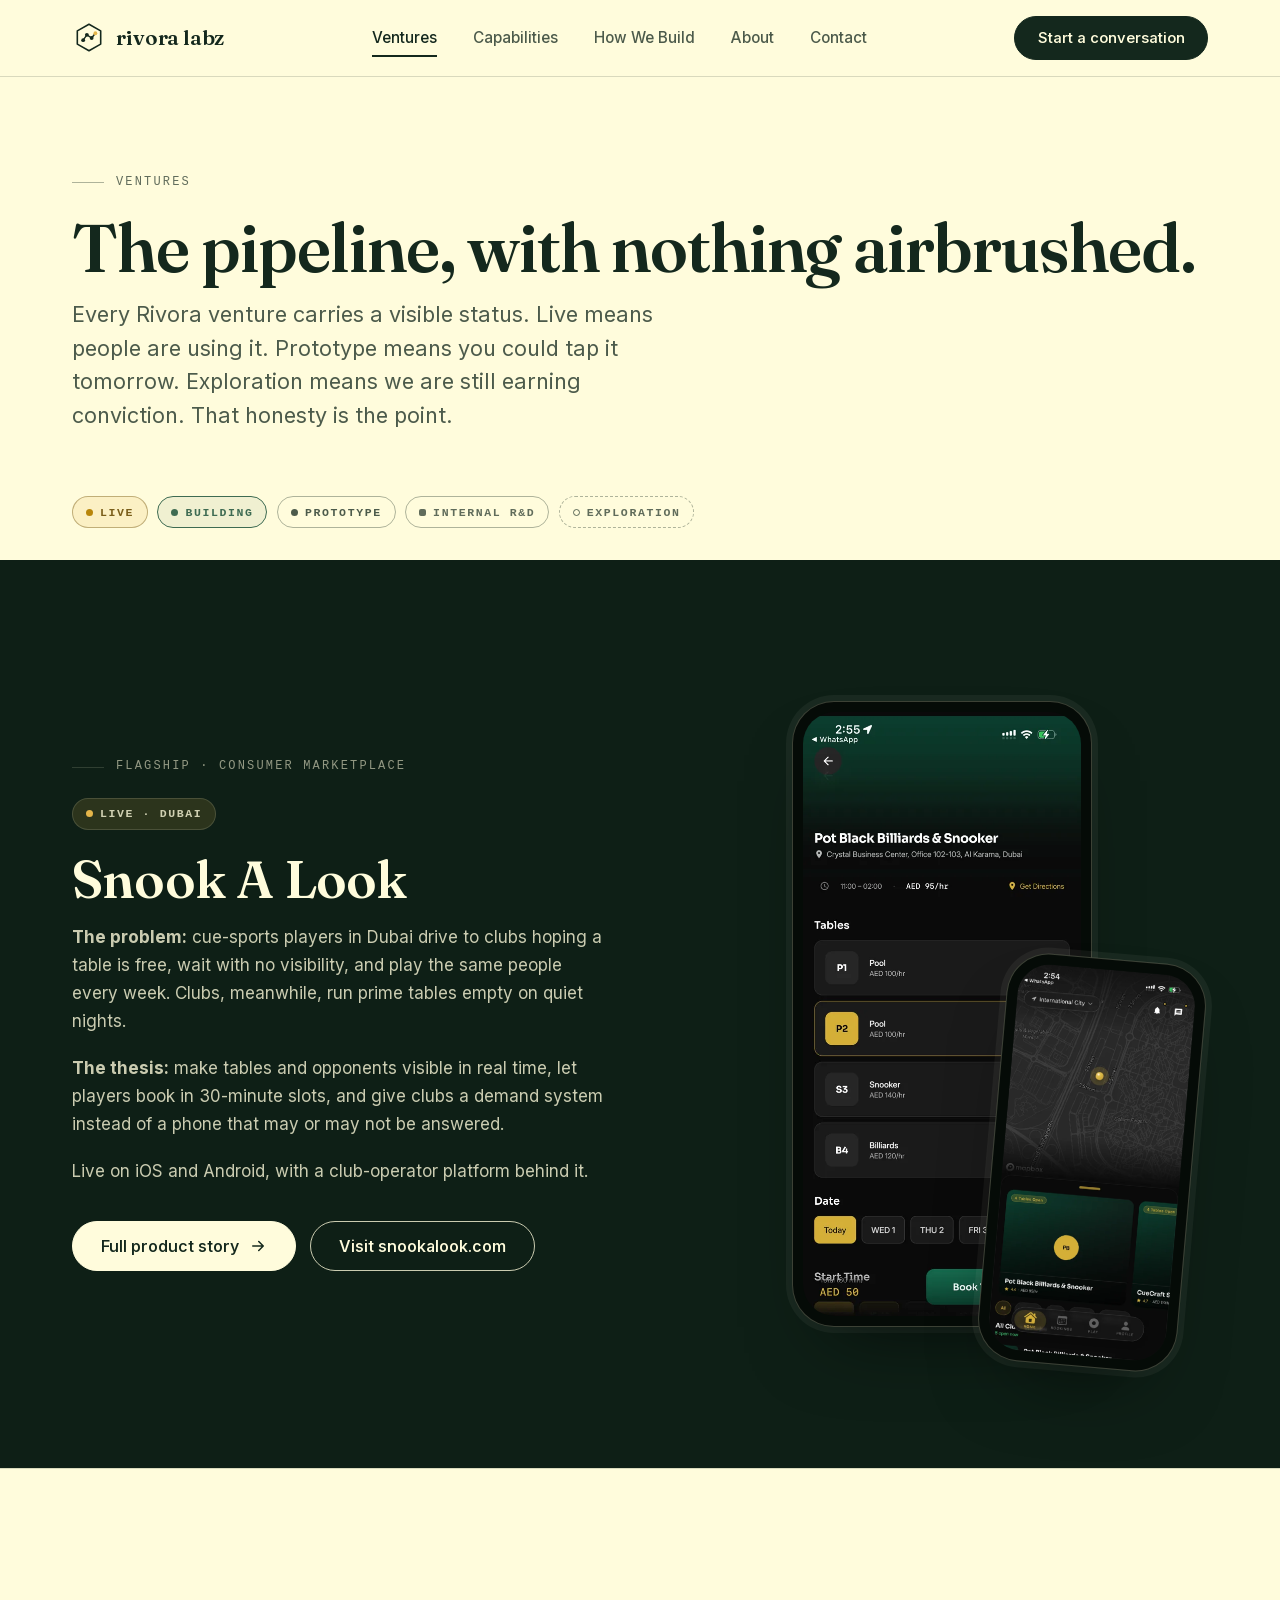
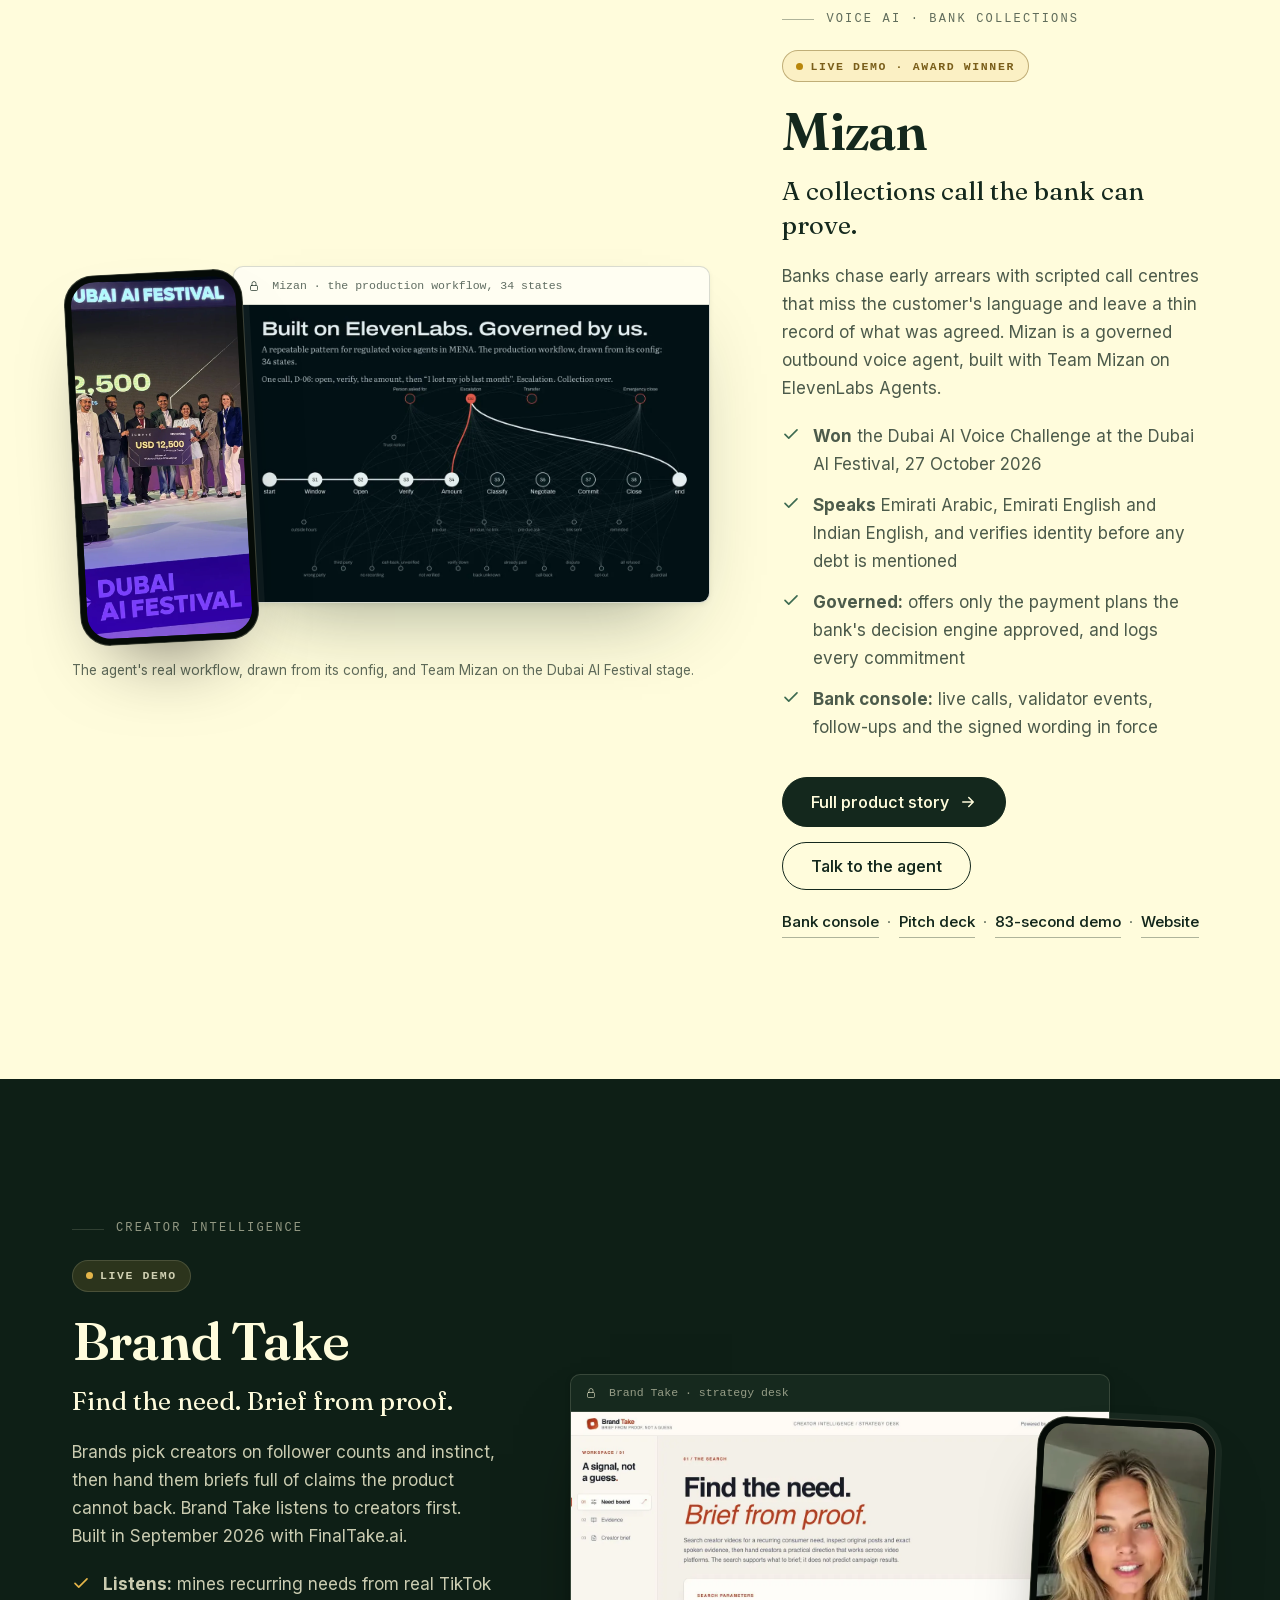
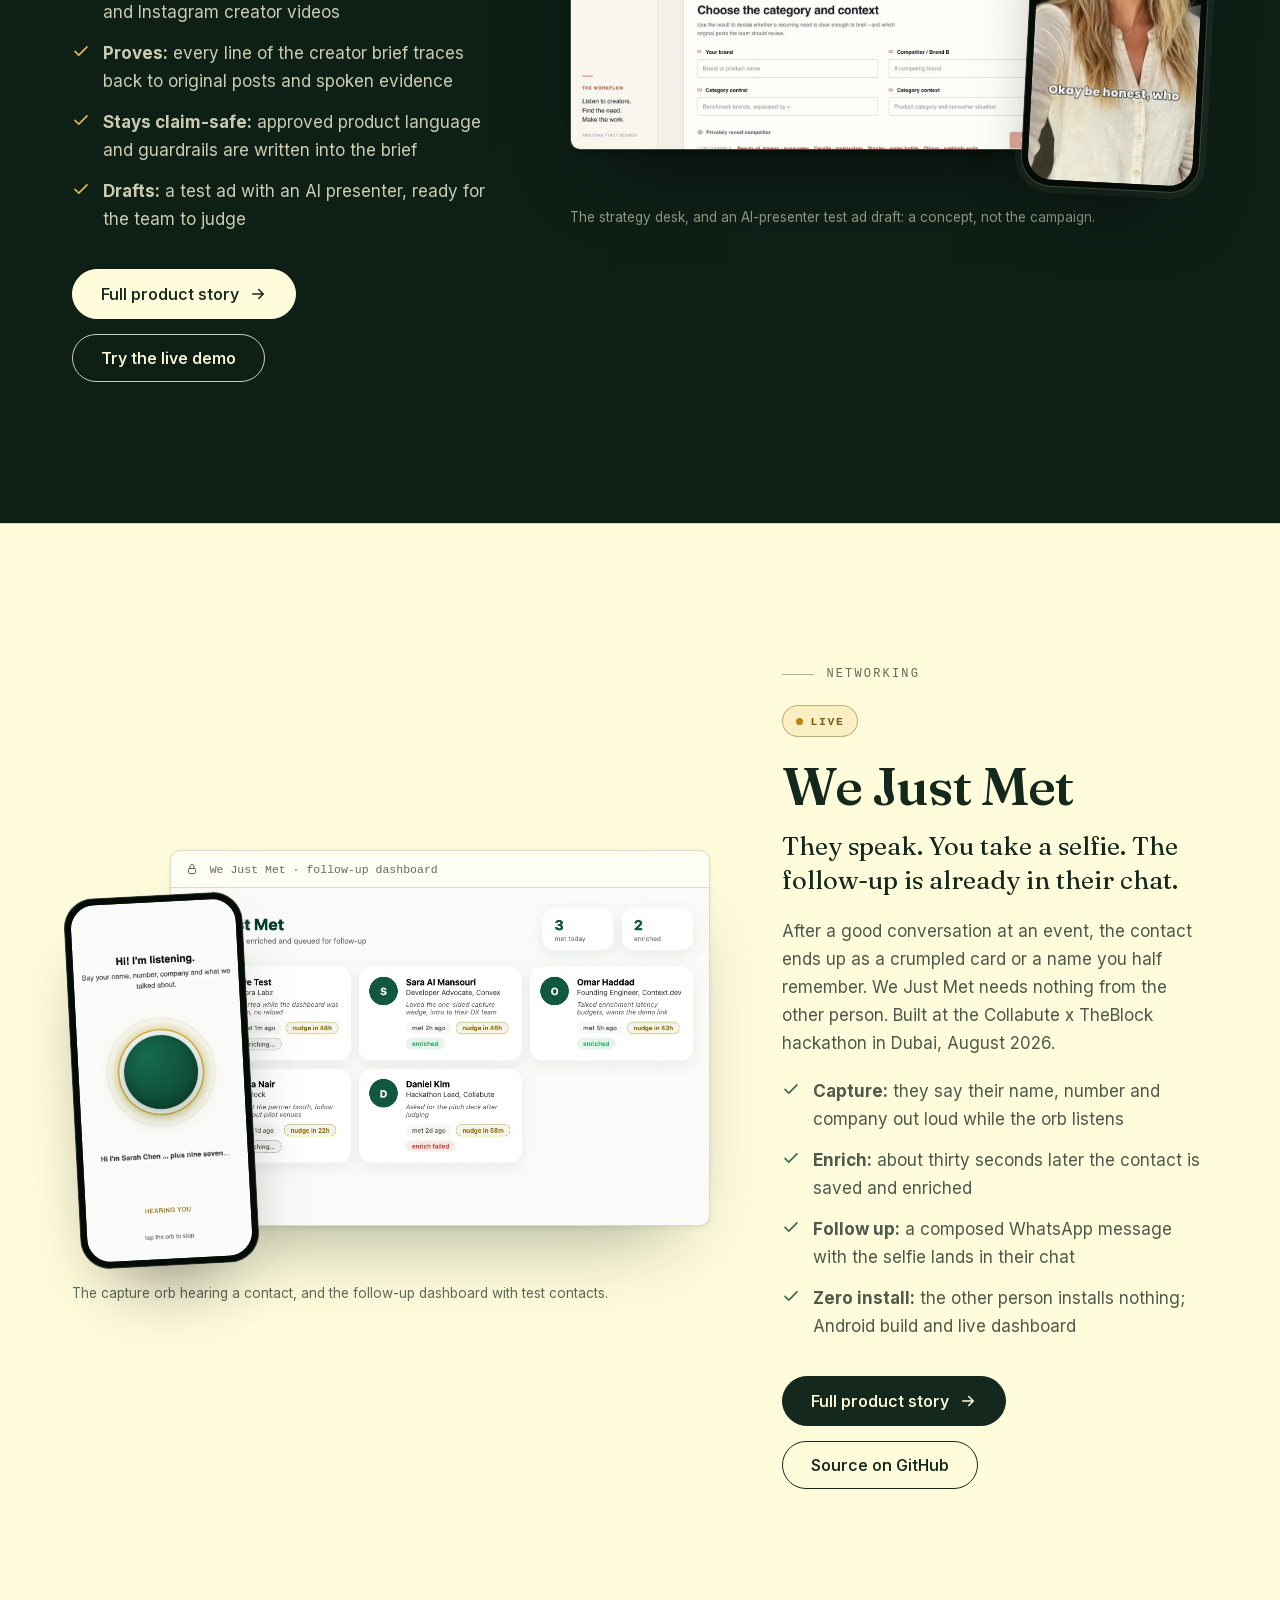
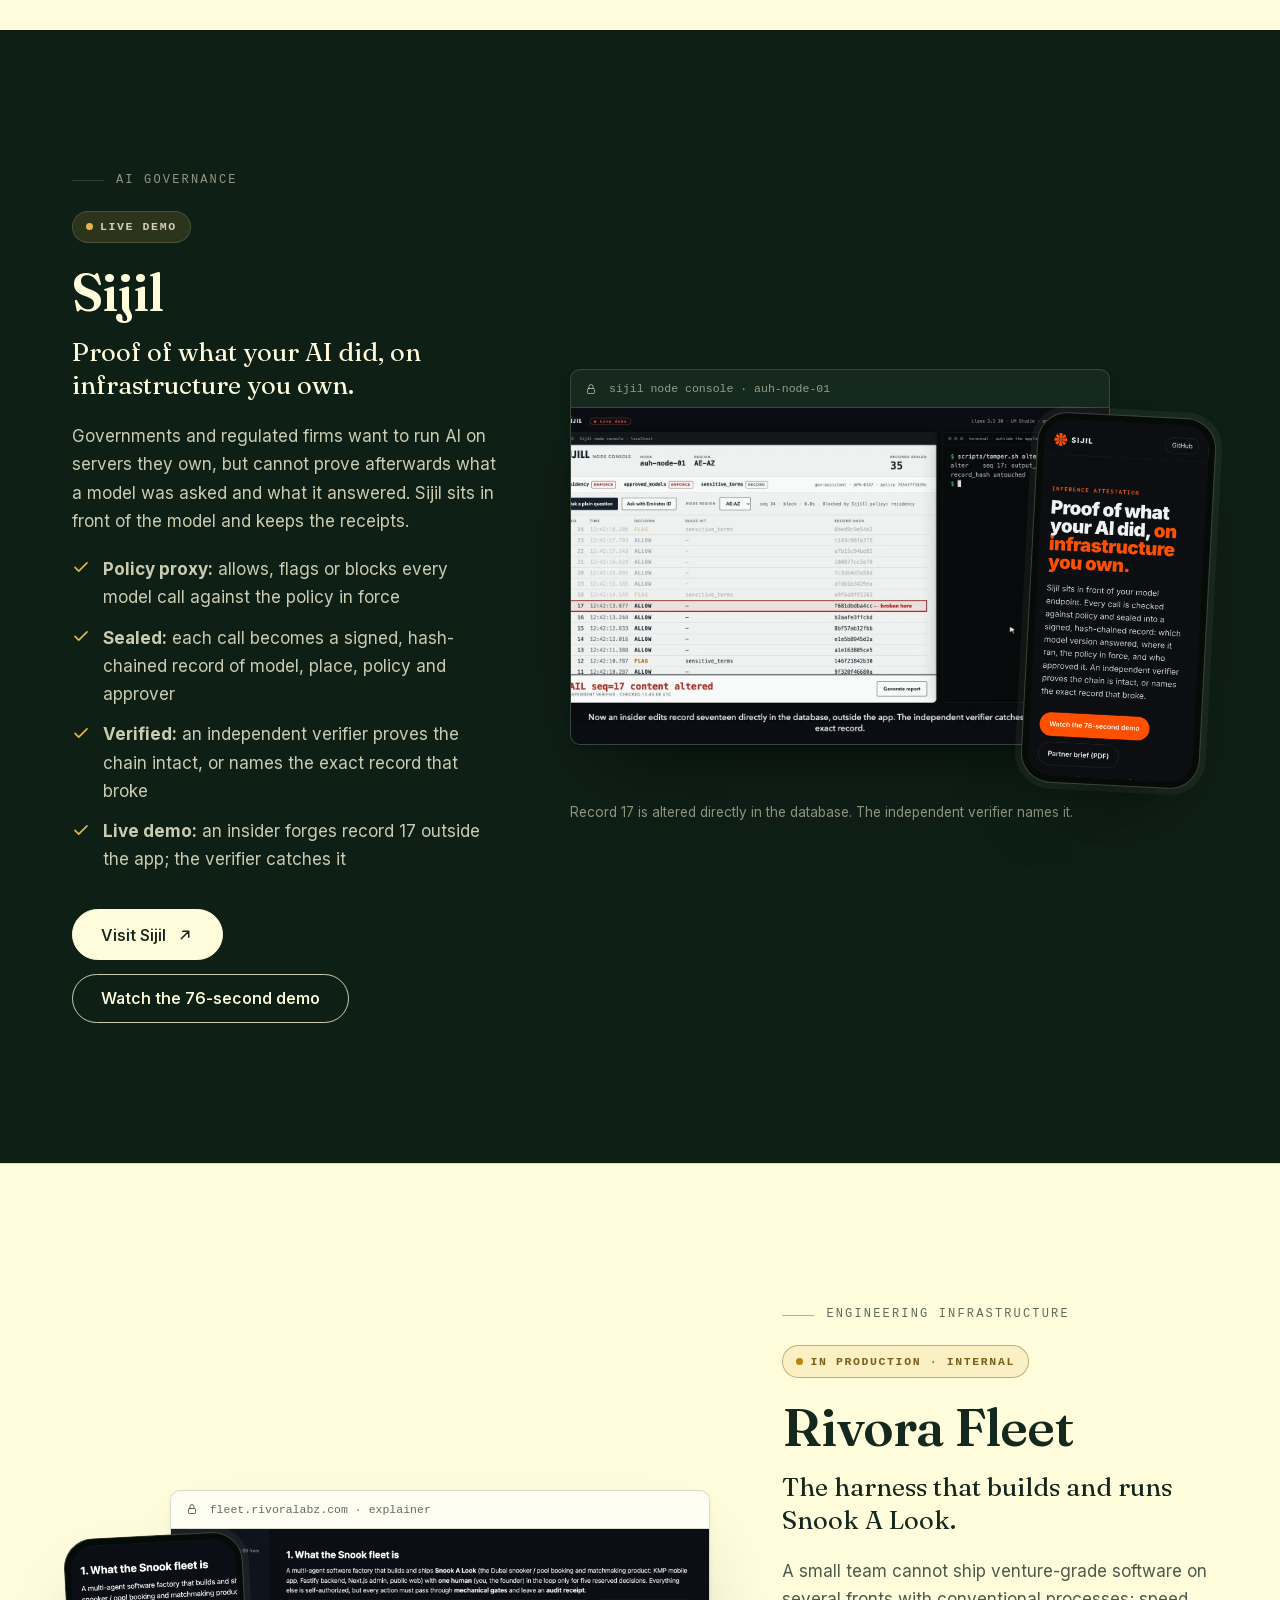
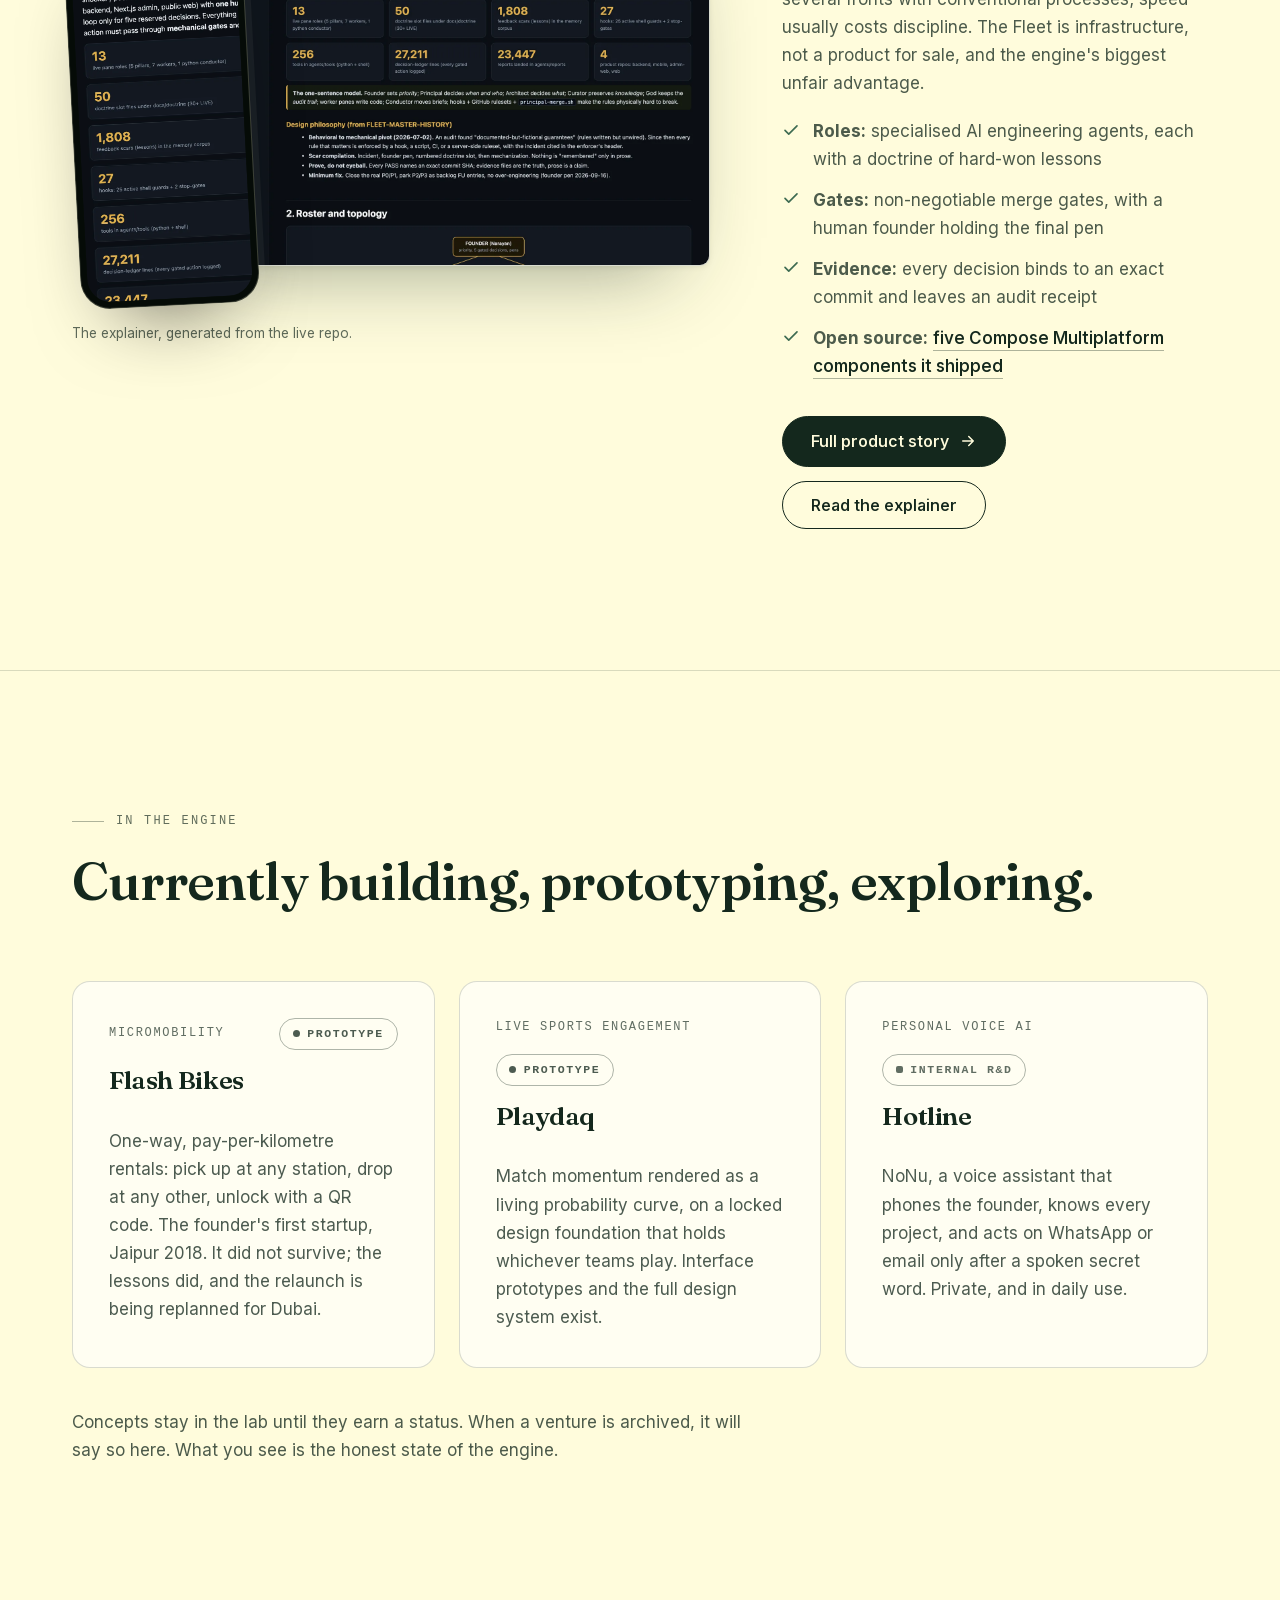
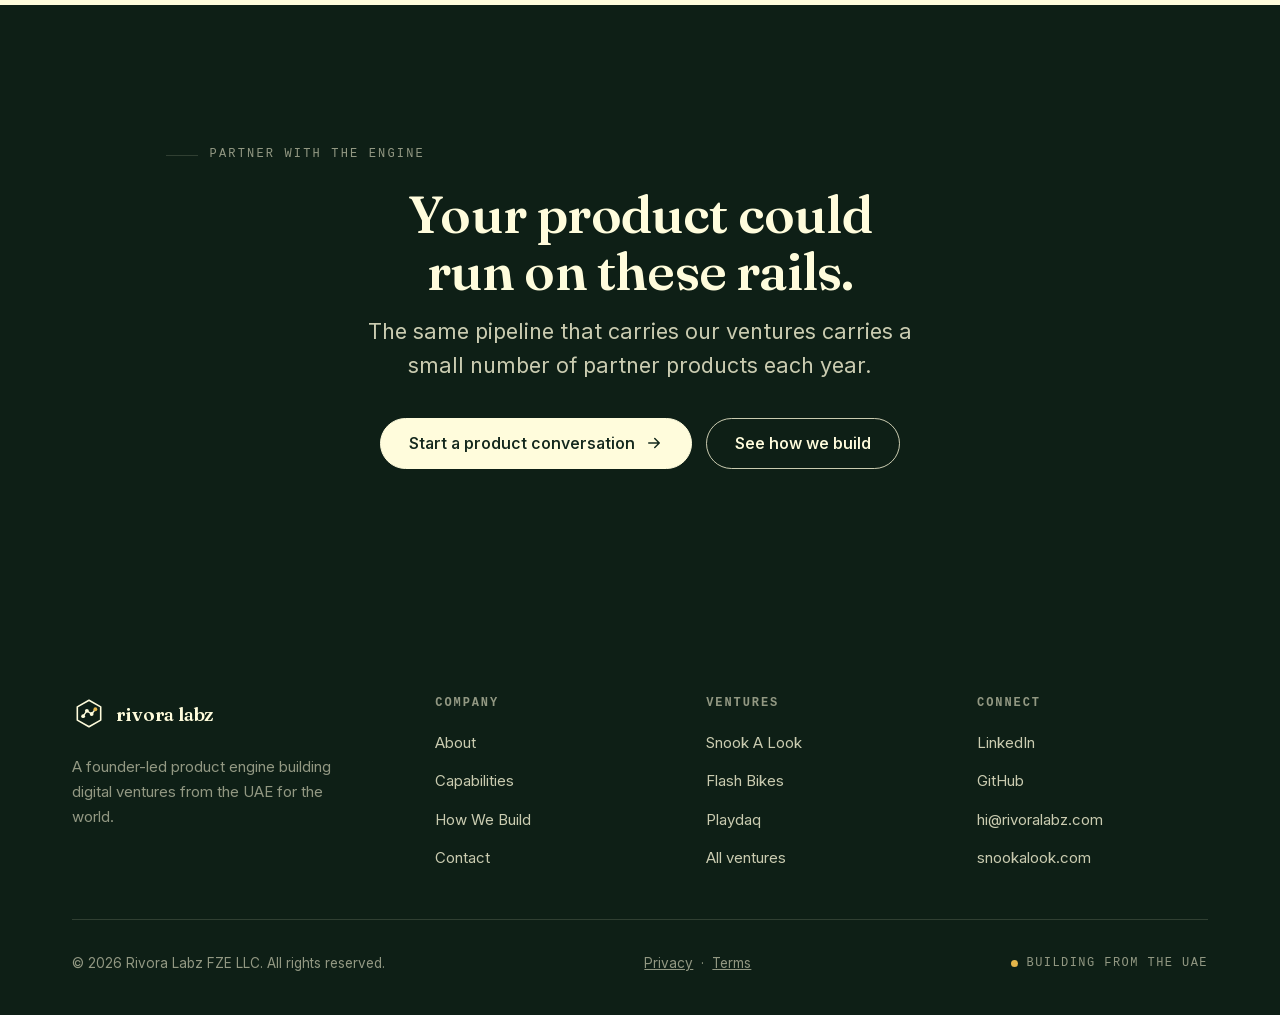
<file: ventures/index.html>
<!DOCTYPE html>
<html lang="en" class="no-js">
<head>
  <meta charset="UTF-8">
  <meta name="viewport" content="width=device-width, initial-scale=1.0">

  <title>Ventures | Rivora Labz</title>
  <meta name="description" content="The Rivora Labz ventures: Snook A Look live in Dubai; Mizan, Brand Take, We Just Met and Sijil live; the Rivora Fleet in production; Flash Bikes, Playdaq and Hotline in the engine. Every venture carries an honest status.">
  <meta name="theme-color" content="#14281D">
  <link rel="canonical" href="https://rivoralabz.com/ventures/">

  <meta property="og:type" content="website">
  <meta property="og:url" content="https://rivoralabz.com/ventures/">
  <meta property="og:site_name" content="Rivora Labz">
  <meta property="og:title" content="Ventures | Rivora Labz">
  <meta property="og:description" content="The Rivora venture pipeline, from live products to lab explorations. Honest statuses, real software.">
  <meta property="og:image" content="https://rivoralabz.com/og-image.jpg">
  <meta name="twitter:card" content="summary_large_image">

  <link rel="icon" type="image/svg+xml" href="/assets/img/favicon.svg">
  <link rel="preload" href="/assets/fonts/fraunces-var-latin.woff2" as="font" type="font/woff2" crossorigin>
  <link rel="preload" href="/assets/fonts/inter-var-latin.woff2" as="font" type="font/woff2" crossorigin>
  <link rel="stylesheet" href="/assets/css/main.css?v=3d45b9f8">
  <script src="/assets/js/main.js?v=3d45b9f8" defer></script>
</head>

<body>
  <a class="skip-link" href="#main">Skip to content</a>

  <nav class="site-nav" aria-label="Main">
    <div class="container nav-inner">
      <a class="brand" href="/">
        <svg viewBox="0 0 64 64" aria-hidden="true"><path d="M32 6 L54 18.5 V43.5 L32 56 L10 43.5 V18.5 Z" fill="none" stroke="currentColor" stroke-width="3" stroke-linejoin="round"/><path d="M21 36 L28 26 L37 32 L44 23" fill="none" stroke="currentColor" stroke-width="2.6" stroke-linecap="round" stroke-linejoin="round"/><circle cx="21" cy="36" r="3.6" fill="currentColor"/><circle cx="28" cy="26" r="3.6" fill="currentColor"/><circle cx="37" cy="32" r="3.6" fill="currentColor"/><circle cx="44" cy="23" r="3.6" fill="#E4B54A"/></svg>
        rivora labz
      </a>
      <div class="nav-links">
        <a class="nav-link" href="/ventures/" aria-current="page">Ventures</a>
        <a class="nav-link" href="/capabilities/">Capabilities</a>
        <a class="nav-link" href="/how-we-build/">How We Build</a>
        <a class="nav-link" href="/about/">About</a>
        <a class="nav-link" href="/contact/">Contact</a>
      </div>
      <a class="btn btn-primary nav-cta" href="/contact/">Start a conversation</a>
      <button class="menu-toggle" aria-expanded="false" aria-controls="mobileMenu" aria-label="Toggle navigation menu">
        <svg class="icon icon-menu" width="22" height="22" viewBox="0 0 24 24" fill="none" stroke="currentColor" stroke-width="2" stroke-linecap="round" aria-hidden="true"><path d="M4 7h16M4 12h16M4 17h16"/></svg>
        <svg class="icon icon-close" width="22" height="22" viewBox="0 0 24 24" fill="none" stroke="currentColor" stroke-width="2" stroke-linecap="round" aria-hidden="true"><path d="M6 6l12 12M18 6L6 18"/></svg>
      </button>
    </div>
    <div class="mobile-menu" id="mobileMenu">
      <a href="/ventures/" aria-current="page">Ventures</a>
      <a href="/capabilities/">Capabilities</a>
      <a href="/how-we-build/">How We Build</a>
      <a href="/about/">About</a>
      <a href="/contact/">Contact</a>
      <a class="btn btn-primary" href="/contact/">Start a conversation</a>
    </div>
  </nav>

  <main id="main">
    <header class="container page-hero">
      <p class="eyebrow">Ventures</p>
      <h1>The pipeline, with nothing airbrushed.</h1>
      <p class="lede">Every Rivora venture carries a visible status. Live means people are using it. Prototype means you could tap it tomorrow. Exploration means we are still earning conviction. That honesty is the point.</p>
    </header>

    <!-- Status legend -->
    <section class="container" aria-label="Status legend" style="padding-bottom: 2rem">
      <div style="display:flex; flex-wrap:wrap; gap:0.6rem">
        <span class="status status--live">Live</span>
        <span class="status status--building">Building</span>
        <span class="status status--prototype">Prototype</span>
        <span class="status status--rnd">Internal R&amp;D</span>
        <span class="status status--exploration">Exploration</span>
      </div>
    </section>

    <!-- Flagship -->
    <section class="section on-dark" aria-labelledby="snook-title">
      <div class="container feature-grid">
        <div class="reveal">
          <p class="eyebrow">Flagship · Consumer marketplace</p>
          <p><span class="status status--live">Live · Dubai</span></p>
          <h2 id="snook-title" style="margin-top:1.25rem">Snook A Look</h2>
          <p class="muted"><strong>The problem:</strong> cue-sports players in Dubai drive to clubs hoping a table is free, wait with no visibility, and play the same people every week. Clubs, meanwhile, run prime tables empty on quiet nights.</p>
          <p class="muted"><strong>The thesis:</strong> make tables and opponents visible in real time, let players book in 30-minute slots, and give clubs a demand system instead of a phone that may or may not be answered.</p>
          <p class="muted">Live on iOS and Android, with a club-operator platform behind it.</p>
          <div class="hero-actions">
            <a class="btn btn-primary" href="/ventures/snook-a-look/">Full product story
              <svg class="icon" width="18" height="18" viewBox="0 0 24 24" fill="none" stroke="currentColor" stroke-width="2" stroke-linecap="round" stroke-linejoin="round" aria-hidden="true"><path d="M5 12h14M13 6l6 6-6 6"/></svg></a>
            <a class="btn btn-ghost" href="https://snookalook.com" target="_blank" rel="noopener">Visit snookalook.com</a>
          </div>
        </div>
        <div class="phone-duo reveal" style="--reveal-delay: 100ms">
          <div class="phone-frame">
            <img src="/assets/img/snook-iphone-02-club-detail-booking.webp" alt="Snook A Look club page for Pot Black Billiards and Snooker: table list with per-hour prices and a book-table button" width="552" height="1200" loading="lazy" decoding="async">
          </div>
          <div class="phone-frame">
            <img src="/assets/img/snook-iphone-01-home-clubs.webp" alt="Snook A Look home screen: map of Dubai with nearby clubs and open table counts" width="552" height="1200" loading="lazy" decoding="async">
          </div>
        </div>
      </div>
    </section>

    <!-- Flagship bands -->
    <section class="section rule-top" id="mizan" aria-labelledby="mizan-title">
      <div class="container venture-feature venture-feature--flip">
        <div class="vf-copy reveal">
          <p class="eyebrow">Voice AI · Bank collections</p>
          <p><span class="status status--live">Live demo · Award winner</span></p>
          <h2 id="mizan-title">Mizan</h2>
          <p class="vf-lede">A collections call the bank can prove.</p>
          <p class="muted">Banks chase early arrears with scripted call centres that miss the customer&#x27;s language and leave a thin record of what was agreed. Mizan is a governed outbound voice agent, built with Team Mizan on ElevenLabs Agents.</p>
          <ul class="check-list">
                <li><svg class="icon" width="18" height="18" viewBox="0 0 24 24" fill="none" stroke="currentColor" stroke-width="2.2" stroke-linecap="round" stroke-linejoin="round" aria-hidden="true"><path d="M4 12.5l5 5L20 6.5"/></svg><span><strong>Won</strong> the Dubai AI Voice Challenge at the Dubai AI Festival, 27 October 2026</span></li>
                <li><svg class="icon" width="18" height="18" viewBox="0 0 24 24" fill="none" stroke="currentColor" stroke-width="2.2" stroke-linecap="round" stroke-linejoin="round" aria-hidden="true"><path d="M4 12.5l5 5L20 6.5"/></svg><span><strong>Speaks</strong> Emirati Arabic, Emirati English and Indian English, and verifies identity before any debt is mentioned</span></li>
                <li><svg class="icon" width="18" height="18" viewBox="0 0 24 24" fill="none" stroke="currentColor" stroke-width="2.2" stroke-linecap="round" stroke-linejoin="round" aria-hidden="true"><path d="M4 12.5l5 5L20 6.5"/></svg><span><strong>Governed:</strong> offers only the payment plans the bank's decision engine approved, and logs every commitment</span></li>
                <li><svg class="icon" width="18" height="18" viewBox="0 0 24 24" fill="none" stroke="currentColor" stroke-width="2.2" stroke-linecap="round" stroke-linejoin="round" aria-hidden="true"><path d="M4 12.5l5 5L20 6.5"/></svg><span><strong>Bank console:</strong> live calls, validator events, follow-ups and the signed wording in force</span></li>
          </ul>
          <div class="hero-actions">
            <a class="btn btn-primary" href="https://mizan.rivoralabz.com/">Full product story
              <svg class="icon" width="18" height="18" viewBox="0 0 24 24" fill="none" stroke="currentColor" stroke-width="2" stroke-linecap="round" stroke-linejoin="round" aria-hidden="true"><path d="M5 12h14M13 6l6 6-6 6"/></svg></a>
            <a class="btn btn-ghost" href="https://mizan.infinitebarakah.com/talk" target="_blank" rel="noopener">Talk to the agent</a>
          </div>
          <p class="faint" style="margin-top:1.25rem; font-size:var(--size-small)"><a class="text-link" href="https://mizan.infinitebarakah.com/calls" target="_blank" rel="noopener">Bank console</a> &nbsp;·&nbsp; <a class="text-link" href="https://mizan.rivoralabz.com/mizan/pitch/">Pitch deck</a> &nbsp;·&nbsp; <a class="text-link" href="https://mizan.rivoralabz.com/#demo">83-second demo</a> &nbsp;·&nbsp; <a class="text-link" href="https://mizan.infinitebarakah.com/" target="_blank" rel="noopener">Website</a></p>
        </div>
        <figure class="vf-stage" style="margin:0">
          <div class="stage reveal" style="--reveal-delay: 100ms; --stage-phone-overlap: 0.9">
            <div class="browser-frame">
              <div class="browser-bar"><svg width="12" height="12" viewBox="0 0 24 24" fill="none" stroke="currentColor" stroke-width="2" stroke-linecap="round" stroke-linejoin="round" aria-hidden="true"><rect x="5" y="11" width="14" height="10" rx="2"/><path d="M8 11V7a4 4 0 0 1 8 0v4"/></svg><span>Mizan · the production workflow, 34 states</span></div>
              <video data-ambient muted loop playsinline preload="none" poster="/assets/img/ventures/mizan-workflow.webp" width="1200" height="750" aria-label="Mizan&#x27;s production workflow graph drawing itself: 34 states, then one call&#x27;s path from open through verify and amount to escalation"><source src="/assets/media/mizan-workflow.mp4" type="video/mp4"></video>
            </div>
            <div class="phone-frame phone-frame--photo">
              <img src="/assets/img/ventures/mizan-stage.webp" alt="Team Mizan standing on the Dubai AI Festival stage holding the USD 12,500 ElevenLabs prize board, with the event presenter" width="552" height="1195" loading="lazy" decoding="async">
            </div>
          </div>
          <figcaption class="faint stage-caption">The agent&#x27;s real workflow, drawn from its config, and Team Mizan on the Dubai AI Festival stage.</figcaption>
        </figure>
      </div>
    </section>

    <section class="section on-dark" id="brand-take" aria-labelledby="brand-take-title">
      <div class="container venture-feature">
        <div class="vf-copy reveal">
          <p class="eyebrow">Creator intelligence</p>
          <p><span class="status status--live">Live demo</span></p>
          <h2 id="brand-take-title">Brand Take</h2>
          <p class="vf-lede">Find the need. Brief from proof.</p>
          <p class="muted">Brands pick creators on follower counts and instinct, then hand them briefs full of claims the product cannot back. Brand Take listens to creators first. Built in September 2026 with FinalTake.ai.</p>
          <ul class="check-list">
                <li><svg class="icon" width="18" height="18" viewBox="0 0 24 24" fill="none" stroke="currentColor" stroke-width="2.2" stroke-linecap="round" stroke-linejoin="round" aria-hidden="true"><path d="M4 12.5l5 5L20 6.5"/></svg><span><strong>Listens:</strong> mines recurring needs from real TikTok and Instagram creator videos</span></li>
                <li><svg class="icon" width="18" height="18" viewBox="0 0 24 24" fill="none" stroke="currentColor" stroke-width="2.2" stroke-linecap="round" stroke-linejoin="round" aria-hidden="true"><path d="M4 12.5l5 5L20 6.5"/></svg><span><strong>Proves:</strong> every line of the creator brief traces back to original posts and spoken evidence</span></li>
                <li><svg class="icon" width="18" height="18" viewBox="0 0 24 24" fill="none" stroke="currentColor" stroke-width="2.2" stroke-linecap="round" stroke-linejoin="round" aria-hidden="true"><path d="M4 12.5l5 5L20 6.5"/></svg><span><strong>Stays claim-safe:</strong> approved product language and guardrails are written into the brief</span></li>
                <li><svg class="icon" width="18" height="18" viewBox="0 0 24 24" fill="none" stroke="currentColor" stroke-width="2.2" stroke-linecap="round" stroke-linejoin="round" aria-hidden="true"><path d="M4 12.5l5 5L20 6.5"/></svg><span><strong>Drafts:</strong> a test ad with an AI presenter, ready for the team to judge</span></li>
          </ul>
          <div class="hero-actions">
            <a class="btn btn-primary" href="https://brandtake.rivoralabz.com/">Full product story
              <svg class="icon" width="18" height="18" viewBox="0 0 24 24" fill="none" stroke="currentColor" stroke-width="2" stroke-linecap="round" stroke-linejoin="round" aria-hidden="true"><path d="M5 12h14M13 6l6 6-6 6"/></svg></a>
            <a class="btn btn-ghost" href="https://finaltake-signal.replit.app/" target="_blank" rel="noopener">Try the live demo</a>
          </div>
        </div>
        <figure class="vf-stage" style="margin:0">
          <div class="stage reveal" style="--reveal-delay: 100ms">
            <div class="browser-frame">
              <div class="browser-bar"><svg width="12" height="12" viewBox="0 0 24 24" fill="none" stroke="currentColor" stroke-width="2" stroke-linecap="round" stroke-linejoin="round" aria-hidden="true"><rect x="5" y="11" width="14" height="10" rx="2"/><path d="M8 11V7a4 4 0 0 1 8 0v4"/></svg><span>Brand Take · strategy desk</span></div>
              <img src="/assets/img/ventures/brandtake-desk.webp" alt="Brand Take strategy desk: search parameters for brand, competitor, category control and context" width="1440" height="900" loading="lazy" decoding="async">
            </div>
            <div class="phone-frame">
              <video data-ambient muted loop playsinline preload="none" poster="/assets/img/ventures/brandtake-ad.webp" width="552" height="1195" aria-label="AI-presenter test ad drafted by Brand Take"><source src="/assets/media/brandtake-ad.mp4" type="video/mp4"></video>
            </div>
          </div>
          <figcaption class="faint stage-caption">The strategy desk, and an AI-presenter test ad draft: a concept, not the campaign.</figcaption>
        </figure>
      </div>
    </section>

    <section class="section rule-top" id="we-just-met" aria-labelledby="we-just-met-title">
      <div class="container venture-feature venture-feature--flip">
        <div class="vf-copy reveal">
          <p class="eyebrow">Networking</p>
          <p><span class="status status--live">Live</span></p>
          <h2 id="we-just-met-title">We Just Met</h2>
          <p class="vf-lede">They speak. You take a selfie. The follow-up is already in their chat.</p>
          <p class="muted">After a good conversation at an event, the contact ends up as a crumpled card or a name you half remember. We Just Met needs nothing from the other person. Built at the Collabute x TheBlock hackathon in Dubai, August 2026.</p>
          <ul class="check-list">
                <li><svg class="icon" width="18" height="18" viewBox="0 0 24 24" fill="none" stroke="currentColor" stroke-width="2.2" stroke-linecap="round" stroke-linejoin="round" aria-hidden="true"><path d="M4 12.5l5 5L20 6.5"/></svg><span><strong>Capture:</strong> they say their name, number and company out loud while the orb listens</span></li>
                <li><svg class="icon" width="18" height="18" viewBox="0 0 24 24" fill="none" stroke="currentColor" stroke-width="2.2" stroke-linecap="round" stroke-linejoin="round" aria-hidden="true"><path d="M4 12.5l5 5L20 6.5"/></svg><span><strong>Enrich:</strong> about thirty seconds later the contact is saved and enriched</span></li>
                <li><svg class="icon" width="18" height="18" viewBox="0 0 24 24" fill="none" stroke="currentColor" stroke-width="2.2" stroke-linecap="round" stroke-linejoin="round" aria-hidden="true"><path d="M4 12.5l5 5L20 6.5"/></svg><span><strong>Follow up:</strong> a composed WhatsApp message with the selfie lands in their chat</span></li>
                <li><svg class="icon" width="18" height="18" viewBox="0 0 24 24" fill="none" stroke="currentColor" stroke-width="2.2" stroke-linecap="round" stroke-linejoin="round" aria-hidden="true"><path d="M4 12.5l5 5L20 6.5"/></svg><span><strong>Zero install:</strong> the other person installs nothing; Android build and live dashboard</span></li>
          </ul>
          <div class="hero-actions">
            <a class="btn btn-primary" href="https://wejustmet.rivoralabz.com/">Full product story
              <svg class="icon" width="18" height="18" viewBox="0 0 24 24" fill="none" stroke="currentColor" stroke-width="2" stroke-linecap="round" stroke-linejoin="round" aria-hidden="true"><path d="M5 12h14M13 6l6 6-6 6"/></svg></a>
            <a class="btn btn-ghost" href="https://github.com/rivora-labz/we-just-met" target="_blank" rel="noopener">Source on GitHub</a>
          </div>
        </div>
        <figure class="vf-stage" style="margin:0">
          <div class="stage reveal" style="--reveal-delay: 100ms">
            <div class="browser-frame">
              <div class="browser-bar"><svg width="12" height="12" viewBox="0 0 24 24" fill="none" stroke="currentColor" stroke-width="2" stroke-linecap="round" stroke-linejoin="round" aria-hidden="true"><rect x="5" y="11" width="14" height="10" rx="2"/><path d="M8 11V7a4 4 0 0 1 8 0v4"/></svg><span>We Just Met · follow-up dashboard</span></div>
              <img src="/assets/img/ventures/wejustmet-dashboard.webp" alt="We Just Met dashboard: people met today, enrichment status and WhatsApp nudge timers" width="1200" height="661" loading="lazy" decoding="async">
            </div>
            <div class="phone-frame">
              <img src="/assets/img/ventures/wejustmet-capture.webp" alt="We Just Met capture screen: a listening orb hearing the other person say their name and number" width="552" height="1076" loading="lazy" decoding="async">
            </div>
          </div>
          <figcaption class="faint stage-caption">The capture orb hearing a contact, and the follow-up dashboard with test contacts.</figcaption>
        </figure>
      </div>
    </section>

    <section class="section on-dark" id="sijil" aria-labelledby="sijil-title">
      <div class="container venture-feature">
        <div class="vf-copy reveal">
          <p class="eyebrow">AI governance</p>
          <p><span class="status status--live">Live demo</span></p>
          <h2 id="sijil-title">Sijil</h2>
          <p class="vf-lede">Proof of what your AI did, on infrastructure you own.</p>
          <p class="muted">Governments and regulated firms want to run AI on servers they own, but cannot prove afterwards what a model was asked and what it answered. Sijil sits in front of the model and keeps the receipts.</p>
          <ul class="check-list">
                <li><svg class="icon" width="18" height="18" viewBox="0 0 24 24" fill="none" stroke="currentColor" stroke-width="2.2" stroke-linecap="round" stroke-linejoin="round" aria-hidden="true"><path d="M4 12.5l5 5L20 6.5"/></svg><span><strong>Policy proxy:</strong> allows, flags or blocks every model call against the policy in force</span></li>
                <li><svg class="icon" width="18" height="18" viewBox="0 0 24 24" fill="none" stroke="currentColor" stroke-width="2.2" stroke-linecap="round" stroke-linejoin="round" aria-hidden="true"><path d="M4 12.5l5 5L20 6.5"/></svg><span><strong>Sealed:</strong> each call becomes a signed, hash-chained record of model, place, policy and approver</span></li>
                <li><svg class="icon" width="18" height="18" viewBox="0 0 24 24" fill="none" stroke="currentColor" stroke-width="2.2" stroke-linecap="round" stroke-linejoin="round" aria-hidden="true"><path d="M4 12.5l5 5L20 6.5"/></svg><span><strong>Verified:</strong> an independent verifier proves the chain intact, or names the exact record that broke</span></li>
                <li><svg class="icon" width="18" height="18" viewBox="0 0 24 24" fill="none" stroke="currentColor" stroke-width="2.2" stroke-linecap="round" stroke-linejoin="round" aria-hidden="true"><path d="M4 12.5l5 5L20 6.5"/></svg><span><strong>Live demo:</strong> an insider forges record 17 outside the app; the verifier catches it</span></li>
          </ul>
          <div class="hero-actions">
            <a class="btn btn-primary" href="https://sijil.infinitebarakah.com/" target="_blank" rel="noopener">Visit Sijil
              <svg class="icon" width="18" height="18" viewBox="0 0 24 24" fill="none" stroke="currentColor" stroke-width="2" stroke-linecap="round" stroke-linejoin="round" aria-hidden="true"><path d="M7 17L17 7M9 7h8v8"/></svg></a>
            <a class="btn btn-ghost" href="https://sijil.infinitebarakah.com/#demo" target="_blank" rel="noopener">Watch the 76-second demo</a>
          </div>
        </div>
        <figure class="vf-stage" style="margin:0">
          <div class="stage reveal" style="--reveal-delay: 100ms">
            <div class="browser-frame">
              <div class="browser-bar"><svg width="12" height="12" viewBox="0 0 24 24" fill="none" stroke="currentColor" stroke-width="2" stroke-linecap="round" stroke-linejoin="round" aria-hidden="true"><rect x="5" y="11" width="14" height="10" rx="2"/><path d="M8 11V7a4 4 0 0 1 8 0v4"/></svg><span>sijil node console · auh-node-01</span></div>
              <img src="/assets/img/ventures/sijil-forgery-caught.webp" alt="Sijil node console beside a terminal: record 17 altered in the database, and the verifier reporting FAIL seq=17 content altered" width="1600" height="900" loading="lazy" decoding="async">
            </div>
            <div class="phone-frame">
              <img src="/assets/img/ventures/sijil-mobile.webp" alt="Sijil on a phone: Proof of what your AI did, on infrastructure you own" width="552" height="1195" loading="lazy" decoding="async">
            </div>
          </div>
          <figcaption class="faint stage-caption">Record 17 is altered directly in the database. The independent verifier names it.</figcaption>
        </figure>
      </div>
    </section>

    <section class="section rule-top" id="rivora-fleet" aria-labelledby="rivora-fleet-title">
      <div class="container venture-feature venture-feature--flip">
        <div class="vf-copy reveal">
          <p class="eyebrow">Engineering infrastructure</p>
          <p><span class="status status--live">In production · Internal</span></p>
          <h2 id="rivora-fleet-title">Rivora Fleet</h2>
          <p class="vf-lede">The harness that builds and runs Snook A Look.</p>
          <p class="muted">A small team cannot ship venture-grade software on several fronts with conventional processes; speed usually costs discipline. The Fleet is infrastructure, not a product for sale, and the engine&#x27;s biggest unfair advantage.</p>
          <ul class="check-list">
                <li><svg class="icon" width="18" height="18" viewBox="0 0 24 24" fill="none" stroke="currentColor" stroke-width="2.2" stroke-linecap="round" stroke-linejoin="round" aria-hidden="true"><path d="M4 12.5l5 5L20 6.5"/></svg><span><strong>Roles:</strong> specialised AI engineering agents, each with a doctrine of hard-won lessons</span></li>
                <li><svg class="icon" width="18" height="18" viewBox="0 0 24 24" fill="none" stroke="currentColor" stroke-width="2.2" stroke-linecap="round" stroke-linejoin="round" aria-hidden="true"><path d="M4 12.5l5 5L20 6.5"/></svg><span><strong>Gates:</strong> non-negotiable merge gates, with a human founder holding the final pen</span></li>
                <li><svg class="icon" width="18" height="18" viewBox="0 0 24 24" fill="none" stroke="currentColor" stroke-width="2.2" stroke-linecap="round" stroke-linejoin="round" aria-hidden="true"><path d="M4 12.5l5 5L20 6.5"/></svg><span><strong>Evidence:</strong> every decision binds to an exact commit and leaves an audit receipt</span></li>
                <li><svg class="icon" width="18" height="18" viewBox="0 0 24 24" fill="none" stroke="currentColor" stroke-width="2.2" stroke-linecap="round" stroke-linejoin="round" aria-hidden="true"><path d="M4 12.5l5 5L20 6.5"/></svg><span><strong>Open source:</strong> <a class="text-link" href="https://kmp.rivoralabz.com/">five Compose Multiplatform components it shipped</a></span></li>
          </ul>
          <div class="hero-actions">
            <a class="btn btn-primary" href="https://fleet.rivoralabz.com/">Full product story
              <svg class="icon" width="18" height="18" viewBox="0 0 24 24" fill="none" stroke="currentColor" stroke-width="2" stroke-linecap="round" stroke-linejoin="round" aria-hidden="true"><path d="M5 12h14M13 6l6 6-6 6"/></svg></a>
            <a class="btn btn-ghost" href="https://fleet.rivoralabz.com/snook-fleet/explainer/">Read the explainer</a>
          </div>
        </div>
        <figure class="vf-stage" style="margin:0">
          <div class="stage reveal" style="--reveal-delay: 100ms">
            <div class="browser-frame">
              <div class="browser-bar"><svg width="12" height="12" viewBox="0 0 24 24" fill="none" stroke="currentColor" stroke-width="2" stroke-linecap="round" stroke-linejoin="round" aria-hidden="true"><rect x="5" y="11" width="14" height="10" rx="2"/><path d="M8 11V7a4 4 0 0 1 8 0v4"/></svg><span>fleet.rivoralabz.com · explainer</span></div>
              <img src="/assets/img/ventures/fleet-explainer.webp" alt="Snook Fleet explainer: what the fleet is, with counts of pane roles, doctrine files, lessons, hooks and decisions" width="1600" height="1000" loading="lazy" decoding="async">
            </div>
            <div class="phone-frame">
              <img src="/assets/img/ventures/fleet-mobile.webp" alt="The Snook Fleet explainer on a phone" width="552" height="1195" loading="lazy" decoding="async">
            </div>
          </div>
          <figcaption class="faint stage-caption">The explainer, generated from the live repo.</figcaption>
        </figure>
      </div>
    </section>

    <!-- Pipeline -->
    <section class="section rule-top" aria-labelledby="pipe-title">
      <div class="container">
        <div class="section-head reveal">
          <p class="eyebrow">In the engine</p>
          <h2 id="pipe-title">Currently building, prototyping, exploring.</h2>
        </div>

        <div class="venture-list venture-list--compact">
          <article class="venture-card reveal" id="flash-bikes">
            <div class="vc-top"><span class="vc-cat">Micromobility</span><span class="status status--prototype">Prototype</span></div>
            <h3><a href="https://flashbikes.rivoralabz.com/">Flash Bikes</a></h3>
            <p class="vc-thesis">One-way, pay-per-kilometre rentals: pick up at any station, drop at any other, unlock with a QR code. The founder's first startup, Jaipur 2018. It did not survive; the lessons did, and the relaunch is being replanned for Dubai.</p>
          </article>

          <article class="venture-card reveal" id="playdaq" style="--reveal-delay: 60ms">
            <div class="vc-top"><span class="vc-cat">Live sports engagement</span><span class="status status--prototype">Prototype</span></div>
            <h3><a href="https://playdaq.rivoralabz.com/">Playdaq</a></h3>
            <p class="vc-thesis">Match momentum rendered as a living probability curve, on a locked design foundation that holds whichever teams play. Interface prototypes and the full design system exist.</p>
          </article>

          <article class="venture-card reveal" id="hotline" style="--reveal-delay: 120ms">
            <div class="vc-top"><span class="vc-cat">Personal voice AI</span><span class="status status--rnd">Internal R&amp;D</span></div>
            <h3><a href="https://hotline.rivoralabz.com/">Hotline</a></h3>
            <p class="vc-thesis">NoNu, a voice assistant that phones the founder, knows every project, and acts on WhatsApp or email only after a spoken secret word. Private, and in daily use.</p>
          </article>
        </div>

        <p class="muted reveal" style="margin-top: 2.5rem; max-width: 62ch">Concepts stay in the lab until they earn a status. When a venture is archived, it will say so here. What you see is the honest state of the engine.</p>
      </div>
    </section>

    <!-- CTA -->
    <section class="section on-dark" aria-labelledby="cta-title">
      <div class="container cta-panel reveal">
        <p class="eyebrow" style="justify-content:center">Partner with the engine</p>
        <h2 id="cta-title">Your product could run on these rails.</h2>
        <p class="lede" style="margin-bottom:2rem">The same pipeline that carries our ventures carries a small number of partner products each year.</p>
        <div class="hero-actions">
          <a class="btn btn-primary" href="/contact/">Start a product conversation
            <svg class="icon" width="18" height="18" viewBox="0 0 24 24" fill="none" stroke="currentColor" stroke-width="2" stroke-linecap="round" stroke-linejoin="round" aria-hidden="true"><path d="M5 12h14M13 6l6 6-6 6"/></svg></a>
          <a class="btn btn-ghost" href="/how-we-build/">See how we build</a>
        </div>
      </div>
    </section>
  </main>

  <footer class="site-footer">
    <div class="container">
      <div class="footer-grid">
        <div class="footer-brand">
          <a class="brand" href="/">
            <svg viewBox="0 0 64 64" aria-hidden="true"><path d="M32 6 L54 18.5 V43.5 L32 56 L10 43.5 V18.5 Z" fill="none" stroke="currentColor" stroke-width="3" stroke-linejoin="round"/><path d="M21 36 L28 26 L37 32 L44 23" fill="none" stroke="currentColor" stroke-width="2.6" stroke-linecap="round" stroke-linejoin="round"/><circle cx="21" cy="36" r="3.6" fill="currentColor"/><circle cx="28" cy="26" r="3.6" fill="currentColor"/><circle cx="37" cy="32" r="3.6" fill="currentColor"/><circle cx="44" cy="23" r="3.6" fill="#E4B54A"/></svg>
            rivora labz
          </a>
          <p>A founder-led product engine building digital ventures from the UAE for the world.</p>
        </div>
        <nav class="footer-col" aria-label="Company">
          <h2 class="footer-h">Company</h2>
          <ul>
            <li><a href="/about/">About</a></li>
            <li><a href="/capabilities/">Capabilities</a></li>
            <li><a href="/how-we-build/">How We Build</a></li>
            <li><a href="/contact/">Contact</a></li>
          </ul>
        </nav>
        <nav class="footer-col" aria-label="Ventures">
          <h2 class="footer-h">Ventures</h2>
          <ul>
            <li><a href="/ventures/snook-a-look/">Snook A Look</a></li>
            <li><a href="/ventures/#flash-bikes">Flash Bikes</a></li>
            <li><a href="/ventures/#playdaq">Playdaq</a></li>
            <li><a href="/ventures/">All ventures</a></li>
          </ul>
        </nav>
        <nav class="footer-col" aria-label="Connect">
          <h2 class="footer-h">Connect</h2>
          <ul>
            <li><a href="https://www.linkedin.com/in/narayandhingra/" target="_blank" rel="noopener">LinkedIn</a></li>
            <li><a href="https://github.com/Narayan-Dhingra" target="_blank" rel="noopener">GitHub</a></li>
            <li><a href="mailto:hi@rivoralabz.com">hi@rivoralabz.com</a></li>
            <li><a href="https://snookalook.com" target="_blank" rel="noopener">snookalook.com</a></li>
          </ul>
        </nav>
      </div>
      <div class="footer-bottom">
        <span>&copy; <span id="year">2026</span> Rivora Labz FZE LLC. All rights reserved.</span>
        <span><a href="/privacy/" style="color:inherit">Privacy</a> &nbsp;·&nbsp; <a href="/terms/" style="color:inherit">Terms</a></span>
        <span class="footer-status"><span class="dot" aria-hidden="true"></span>Building from the UAE</span>
      </div>
    </div>
  </footer>
</body>
</html>
</file>
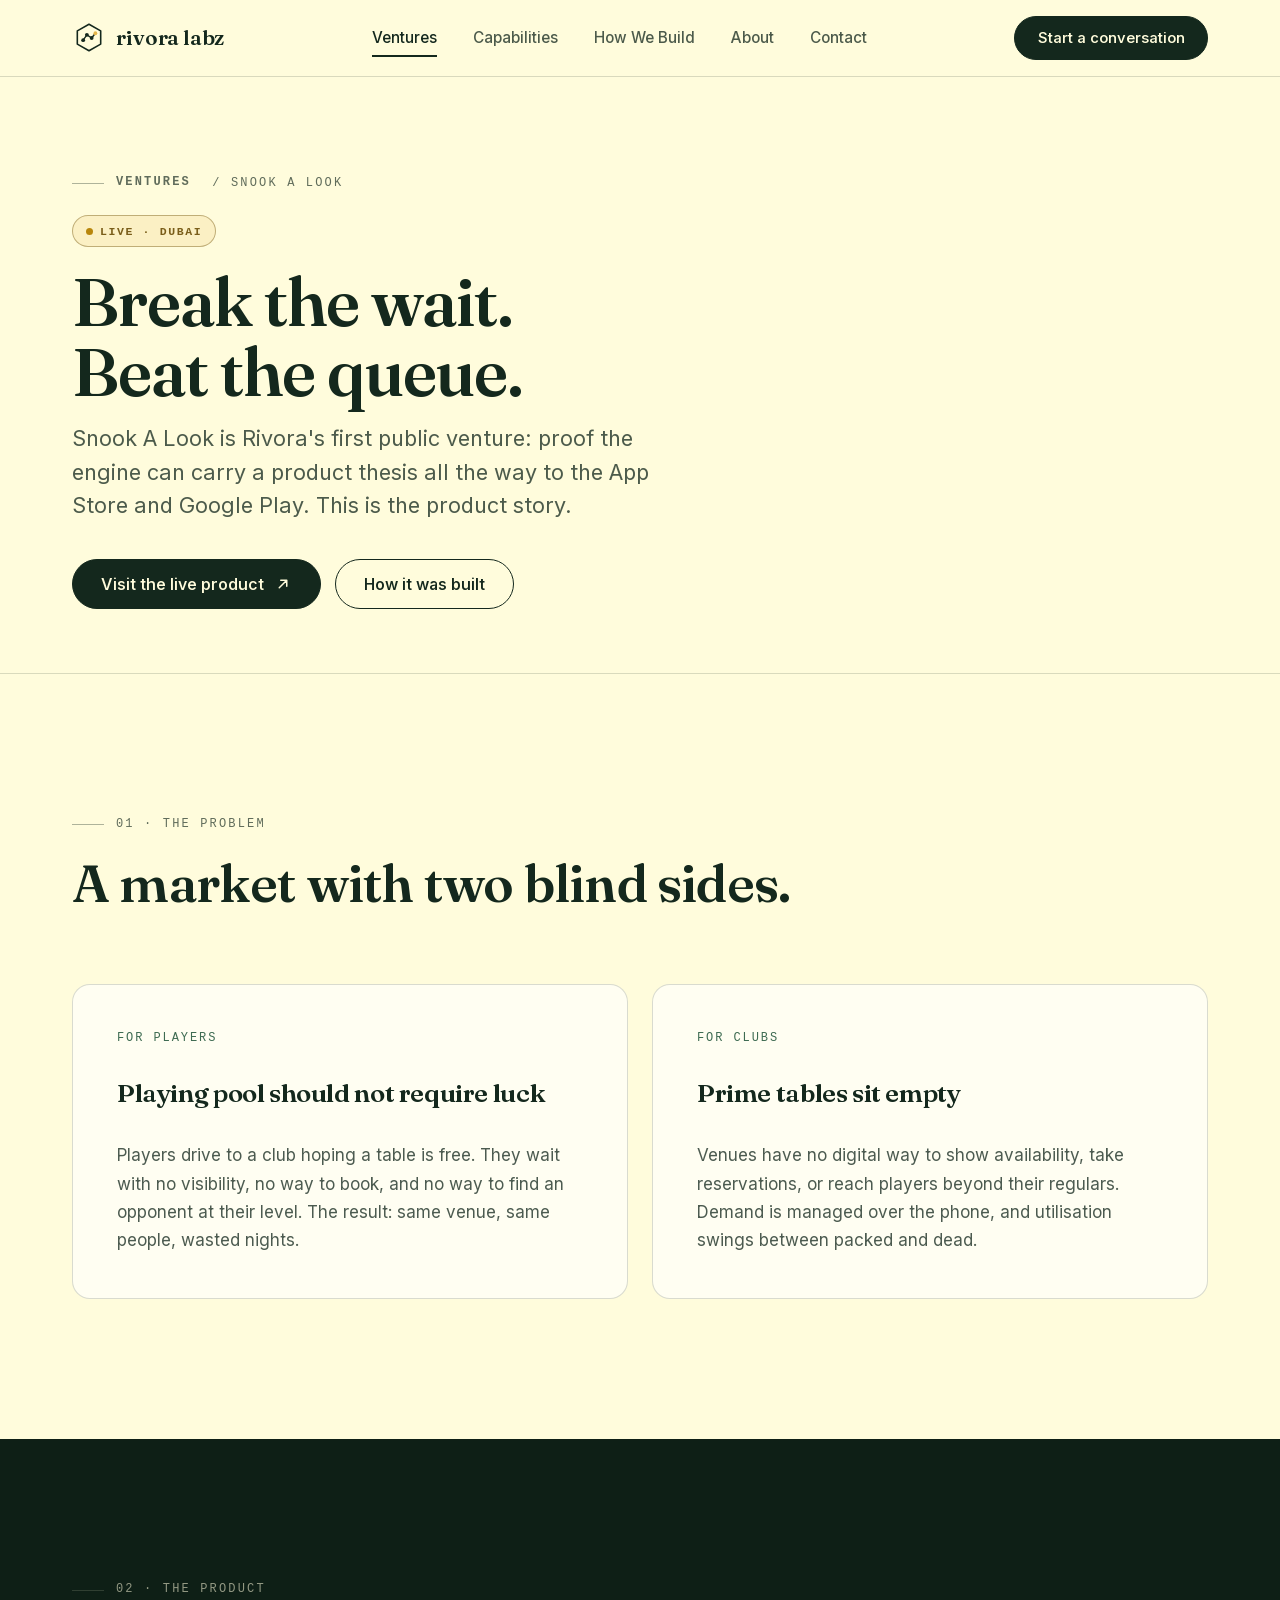
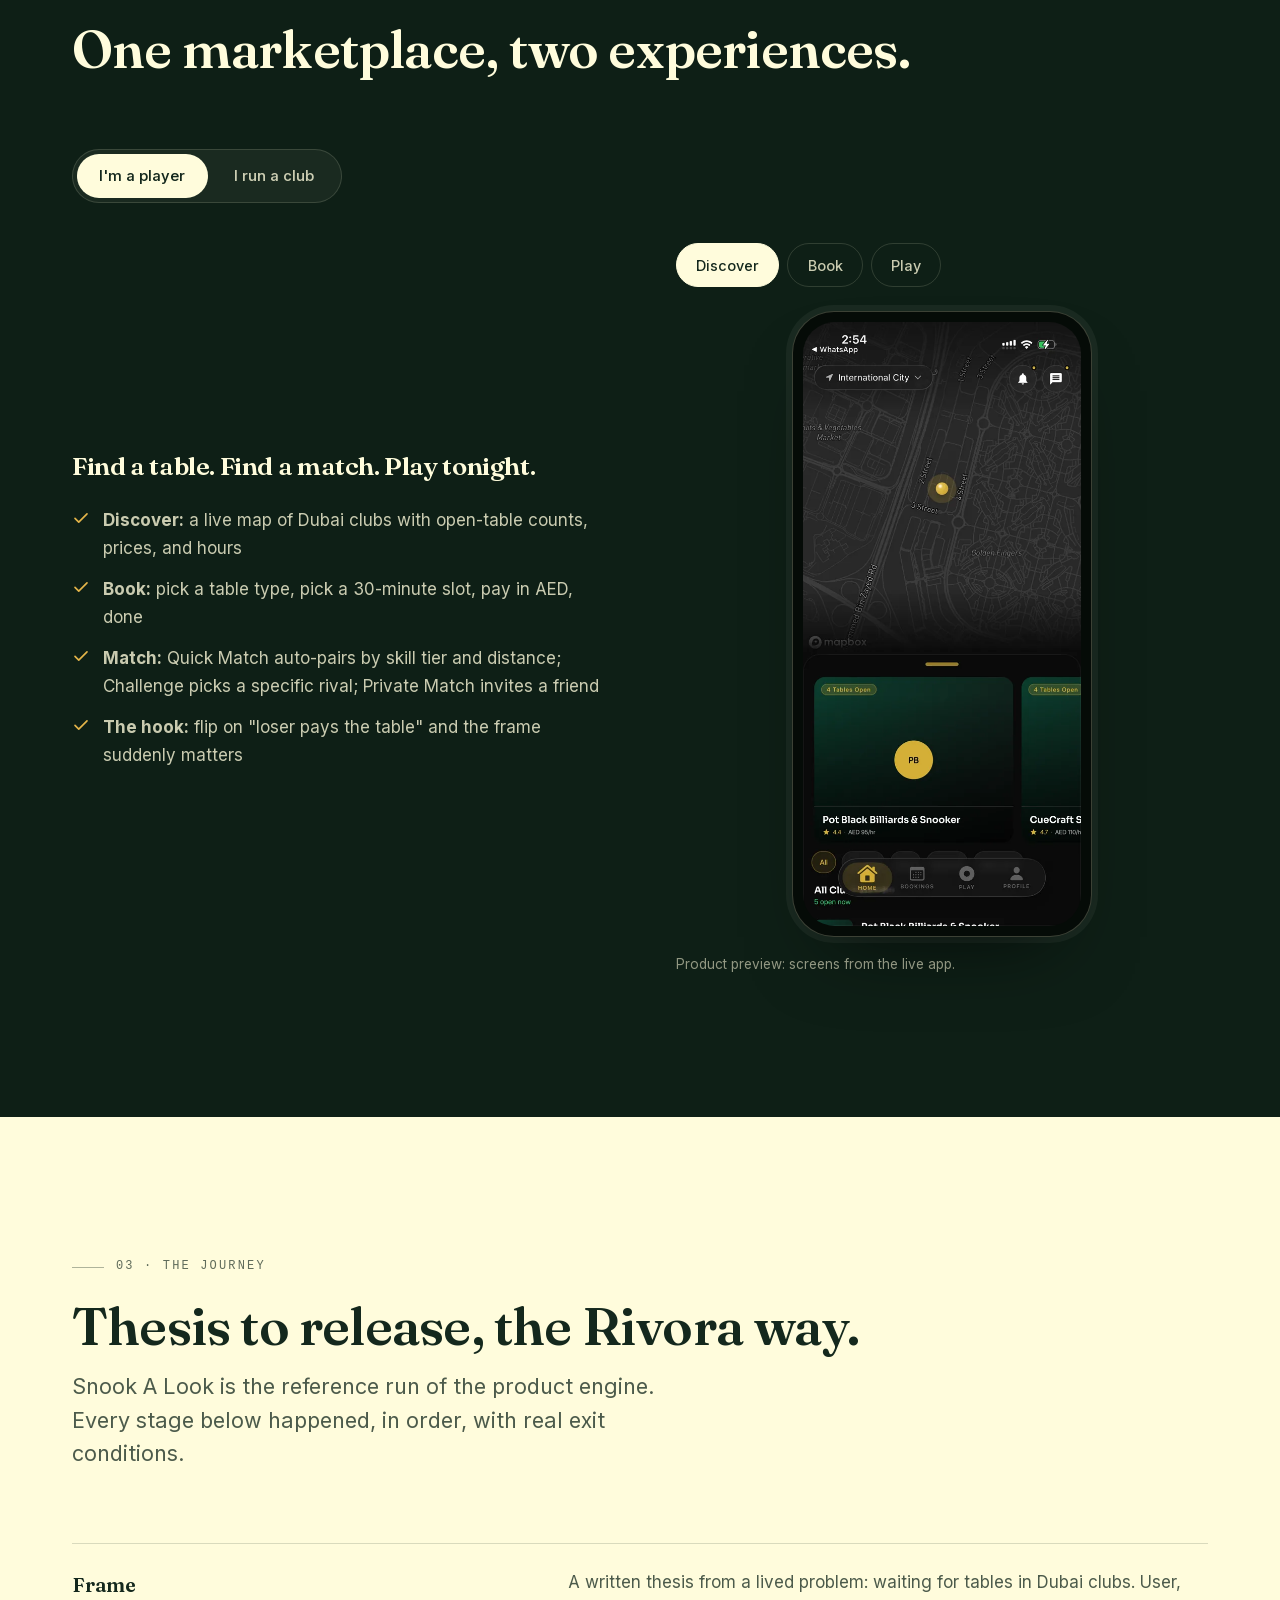
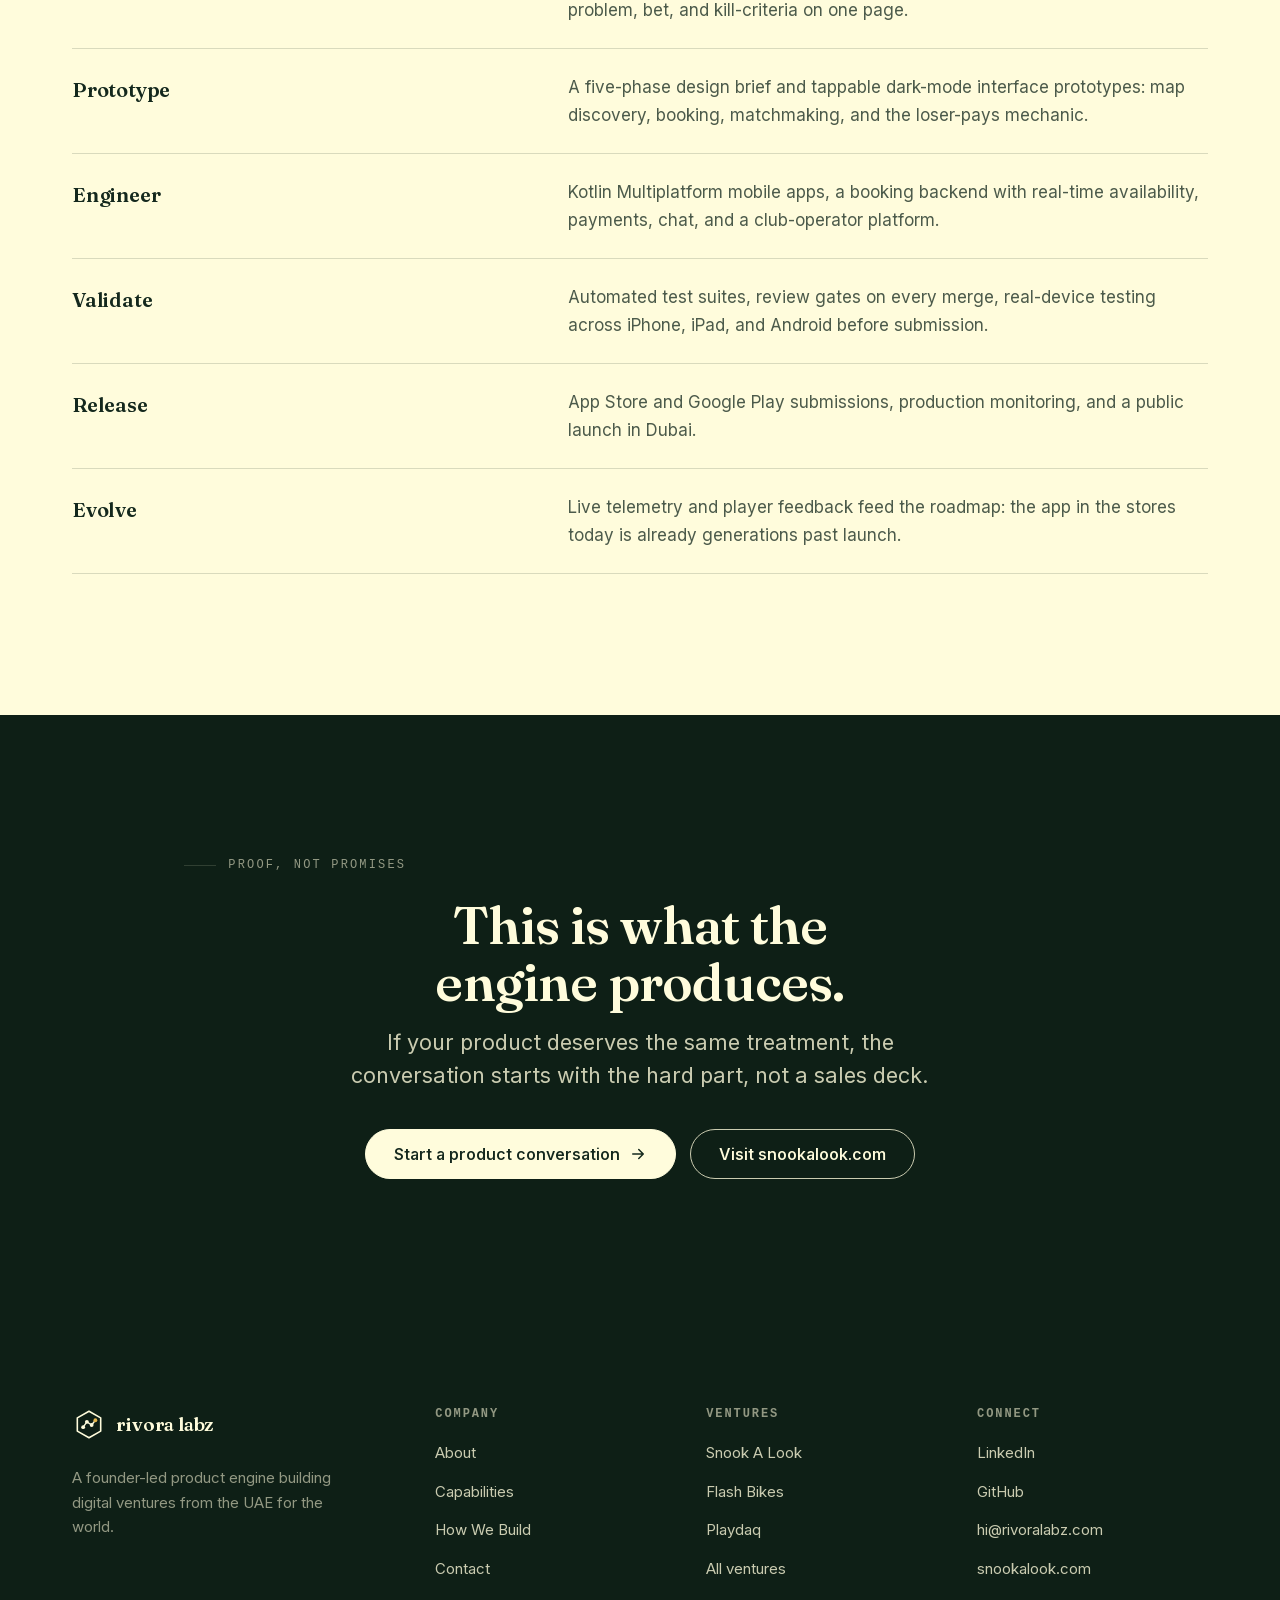
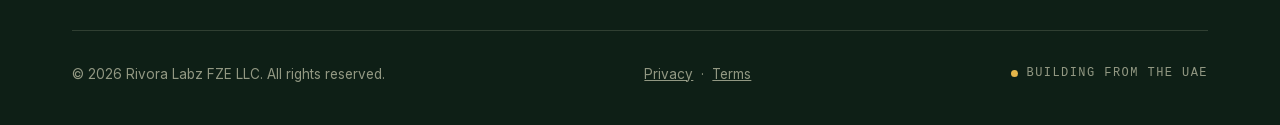
<file: ventures/snook-a-look/index.html>
<!DOCTYPE html>
<html lang="en" class="no-js">
<head>
  <meta charset="UTF-8">
  <meta name="viewport" content="width=device-width, initial-scale=1.0">

  <title>Snook A Look | A Rivora Labz venture, live in Dubai</title>
  <meta name="description" content="The product story of Snook A Look: how Rivora Labz took a two-sided cue-sports marketplace from written thesis to live iOS and Android apps in Dubai.">
  <meta name="theme-color" content="#14281D">
  <link rel="canonical" href="https://rivoralabz.com/ventures/snook-a-look/">

  <meta property="og:type" content="website">
  <meta property="og:url" content="https://rivoralabz.com/ventures/snook-a-look/">
  <meta property="og:site_name" content="Rivora Labz">
  <meta property="og:title" content="Snook A Look | A Rivora Labz venture, live in Dubai">
  <meta property="og:description" content="From product thesis to the App Store: live table availability, instant booking, and skill-matched opponents for Dubai's cue-sports scene.">
  <meta property="og:image" content="https://rivoralabz.com/og-image.jpg">
  <meta name="twitter:card" content="summary_large_image">

  <link rel="icon" type="image/svg+xml" href="/assets/img/favicon.svg">
  <link rel="preload" href="/assets/fonts/fraunces-var-latin.woff2" as="font" type="font/woff2" crossorigin>
  <link rel="preload" href="/assets/fonts/inter-var-latin.woff2" as="font" type="font/woff2" crossorigin>
  <link rel="stylesheet" href="/assets/css/main.css?v=3d45b9f8">
  <script src="/assets/js/main.js?v=3d45b9f8" defer></script>

  <script type="application/ld+json">
  {
    "@context": "https://schema.org",
    "@type": "MobileApplication",
    "name": "Snook A Look",
    "operatingSystem": "iOS, Android",
    "applicationCategory": "SportsApplication",
    "url": "https://snookalook.com",
    "description": "A two-sided marketplace connecting cue-sports players with clubs in Dubai: live table availability, instant booking, and skill-based matchmaking.",
    "creator": {
      "@type": "Organization",
      "name": "Rivora Labz",
      "url": "https://rivoralabz.com/"
    }
  }
  </script>
</head>

<body>
  <a class="skip-link" href="#main">Skip to content</a>

  <nav class="site-nav" aria-label="Main">
    <div class="container nav-inner">
      <a class="brand" href="/">
        <svg viewBox="0 0 64 64" aria-hidden="true"><path d="M32 6 L54 18.5 V43.5 L32 56 L10 43.5 V18.5 Z" fill="none" stroke="currentColor" stroke-width="3" stroke-linejoin="round"/><path d="M21 36 L28 26 L37 32 L44 23" fill="none" stroke="currentColor" stroke-width="2.6" stroke-linecap="round" stroke-linejoin="round"/><circle cx="21" cy="36" r="3.6" fill="currentColor"/><circle cx="28" cy="26" r="3.6" fill="currentColor"/><circle cx="37" cy="32" r="3.6" fill="currentColor"/><circle cx="44" cy="23" r="3.6" fill="#E4B54A"/></svg>
        rivora labz
      </a>
      <div class="nav-links">
        <a class="nav-link" href="/ventures/" aria-current="page">Ventures</a>
        <a class="nav-link" href="/capabilities/">Capabilities</a>
        <a class="nav-link" href="/how-we-build/">How We Build</a>
        <a class="nav-link" href="/about/">About</a>
        <a class="nav-link" href="/contact/">Contact</a>
      </div>
      <a class="btn btn-primary nav-cta" href="/contact/">Start a conversation</a>
      <button class="menu-toggle" aria-expanded="false" aria-controls="mobileMenu" aria-label="Toggle navigation menu">
        <svg class="icon icon-menu" width="22" height="22" viewBox="0 0 24 24" fill="none" stroke="currentColor" stroke-width="2" stroke-linecap="round" aria-hidden="true"><path d="M4 7h16M4 12h16M4 17h16"/></svg>
        <svg class="icon icon-close" width="22" height="22" viewBox="0 0 24 24" fill="none" stroke="currentColor" stroke-width="2" stroke-linecap="round" aria-hidden="true"><path d="M6 6l12 12M18 6L6 18"/></svg>
      </button>
    </div>
    <div class="mobile-menu" id="mobileMenu">
      <a href="/ventures/">Ventures</a>
      <a href="/capabilities/">Capabilities</a>
      <a href="/how-we-build/">How We Build</a>
      <a href="/about/">About</a>
      <a href="/contact/">Contact</a>
      <a class="btn btn-primary" href="/contact/">Start a conversation</a>
    </div>
  </nav>

  <main id="main">
    <!-- Hero -->
    <header class="container page-hero">
      <p class="eyebrow"><a href="/ventures/" class="text-link" style="border:0; font-family:inherit; font-size:inherit; letter-spacing:inherit; color:inherit">Ventures</a>&nbsp;/&nbsp;Snook A Look</p>
      <p><span class="status status--live">Live · Dubai</span></p>
      <h1 style="margin-top:1.25rem">Break the wait.<br>Beat the queue.</h1>
      <p class="lede">Snook A Look is Rivora's first public venture: proof the engine can carry a product thesis all the way to the App Store and Google Play. This is the product story.</p>
      <div class="hero-actions">
        <a class="btn btn-primary" href="https://snookalook.com" target="_blank" rel="noopener">Visit the live product
          <svg class="icon" width="18" height="18" viewBox="0 0 24 24" fill="none" stroke="currentColor" stroke-width="2" stroke-linecap="round" stroke-linejoin="round" aria-hidden="true"><path d="M7 17L17 7M9 7h8v8"/></svg></a>
        <a class="btn btn-ghost" href="#journey">How it was built</a>
      </div>
    </header>

    <!-- Two-sided problem -->
    <section class="section rule-top" aria-labelledby="problem-title">
      <div class="container">
        <div class="section-head reveal">
          <p class="eyebrow">01 · The problem</p>
          <h2 id="problem-title">A market with two blind sides.</h2>
        </div>
        <div class="model-grid">
          <article class="model-card reveal">
            <p class="kicker">For players</p>
            <h3>Playing pool should not require luck</h3>
            <p>Players drive to a club hoping a table is free. They wait with no visibility, no way to book, and no way to find an opponent at their level. The result: same venue, same people, wasted nights.</p>
          </article>
          <article class="model-card reveal" style="--reveal-delay: 90ms">
            <p class="kicker">For clubs</p>
            <h3>Prime tables sit empty</h3>
            <p>Venues have no digital way to show availability, take reservations, or reach players beyond their regulars. Demand is managed over the phone, and utilisation swings between packed and dead.</p>
          </article>
        </div>
      </div>
    </section>

    <!-- Product, both perspectives -->
    <section class="section on-dark" aria-labelledby="product-title">
      <div class="container">
        <div class="section-head reveal">
          <p class="eyebrow">02 · The product</p>
          <h2 id="product-title">One marketplace, two experiences.</h2>
        </div>

        <div>
          <div class="mode-switch" role="tablist" aria-label="Choose a perspective">
            <button class="mode-btn" role="tab" id="tab-player" aria-controls="panel-player" aria-selected="true">I'm a player</button>
            <button class="mode-btn" role="tab" id="tab-operator" aria-controls="panel-operator" aria-selected="false" tabindex="-1">I run a club</button>
          </div>

          <div class="screen-panel" id="panel-player" role="tabpanel" aria-labelledby="tab-player" style="margin-top:2.5rem">
            <div class="feature-grid">
              <div>
                <h3>Find a table. Find a match. Play tonight.</h3>
                <ul class="check-list">
                  <li><svg class="icon" width="18" height="18" viewBox="0 0 24 24" fill="none" stroke="currentColor" stroke-width="2.2" stroke-linecap="round" stroke-linejoin="round" aria-hidden="true"><path d="M4 12.5l5 5L20 6.5"/></svg><span><strong>Discover:</strong> a live map of Dubai clubs with open-table counts, prices, and hours</span></li>
                  <li><svg class="icon" width="18" height="18" viewBox="0 0 24 24" fill="none" stroke="currentColor" stroke-width="2.2" stroke-linecap="round" stroke-linejoin="round" aria-hidden="true"><path d="M4 12.5l5 5L20 6.5"/></svg><span><strong>Book:</strong> pick a table type, pick a 30-minute slot, pay in AED, done</span></li>
                  <li><svg class="icon" width="18" height="18" viewBox="0 0 24 24" fill="none" stroke="currentColor" stroke-width="2.2" stroke-linecap="round" stroke-linejoin="round" aria-hidden="true"><path d="M4 12.5l5 5L20 6.5"/></svg><span><strong>Match:</strong> Quick Match auto-pairs by skill tier and distance; Challenge picks a specific rival; Private Match invites a friend</span></li>
                  <li><svg class="icon" width="18" height="18" viewBox="0 0 24 24" fill="none" stroke="currentColor" stroke-width="2.2" stroke-linecap="round" stroke-linejoin="round" aria-hidden="true"><path d="M4 12.5l5 5L20 6.5"/></svg><span><strong>The hook:</strong> flip on "loser pays the table" and the frame suddenly matters</span></li>
                </ul>
              </div>
              <div>
                <div class="screen-tabs" role="tablist" aria-label="Player app screens">
                  <button class="screen-tab" role="tab" id="scr-1" aria-controls="scrp-1" aria-selected="true">Discover</button>
                  <button class="screen-tab" role="tab" id="scr-2" aria-controls="scrp-2" aria-selected="false" tabindex="-1">Book</button>
                  <button class="screen-tab" role="tab" id="scr-3" aria-controls="scrp-3" aria-selected="false" tabindex="-1">Play</button>
                </div>
                <div class="screen-panel" id="scrp-1" role="tabpanel" aria-labelledby="scr-1">
                  <div class="phone-frame">
                    <img src="/assets/img/snook-iphone-01-home-clubs.webp" alt="Snook A Look discover screen: dark map of Dubai with club cards showing open tables" width="552" height="1200" loading="lazy" decoding="async">
                  </div>
                </div>
                <div class="screen-panel" id="scrp-2" role="tabpanel" aria-labelledby="scr-2" hidden>
                  <div class="phone-frame">
                    <img src="/assets/img/snook-iphone-02-club-detail-booking.webp" alt="Snook A Look booking screen: table list with per-hour AED prices, date picker, and book button" width="552" height="1200" loading="lazy" decoding="async">
                  </div>
                </div>
                <div class="screen-panel" id="scrp-3" role="tabpanel" aria-labelledby="scr-3" hidden>
                  <div class="phone-frame">
                    <img src="/assets/img/snook-iphone-04-play-match.webp" alt="Snook A Look play screen: Quick Match, Challenge, and Private Match, plus the loser-pays toggle" width="552" height="1200" loading="lazy" decoding="async">
                  </div>
                </div>
                <p class="faint" style="font-size:0.85rem; margin-top:1rem">Product preview: screens from the live app.</p>
              </div>
            </div>
          </div>

          <div class="screen-panel" id="panel-operator" role="tabpanel" aria-labelledby="tab-operator" hidden style="margin-top:2.5rem">
            <div class="feature-grid">
              <div>
                <h3>A demand system, not a phone that rings.</h3>
                <ul class="check-list">
                  <li><svg class="icon" width="18" height="18" viewBox="0 0 24 24" fill="none" stroke="currentColor" stroke-width="2.2" stroke-linecap="round" stroke-linejoin="round" aria-hidden="true"><path d="M4 12.5l5 5L20 6.5"/></svg><span><strong>Present:</strong> tables, types, prices, and live availability, visible to every player in the city</span></li>
                  <li><svg class="icon" width="18" height="18" viewBox="0 0 24 24" fill="none" stroke="currentColor" stroke-width="2.2" stroke-linecap="round" stroke-linejoin="round" aria-hidden="true"><path d="M4 12.5l5 5L20 6.5"/></svg><span><strong>Accept:</strong> reservations arrive structured, in 30-minute slots, with payment handled digitally</span></li>
                  <li><svg class="icon" width="18" height="18" viewBox="0 0 24 24" fill="none" stroke="currentColor" stroke-width="2.2" stroke-linecap="round" stroke-linejoin="round" aria-hidden="true"><path d="M4 12.5l5 5L20 6.5"/></svg><span><strong>Manage:</strong> an operator platform for tables, bookings, and communication, so quiet nights fill and busy nights stay orderly</span></li>
                  <li><svg class="icon" width="18" height="18" viewBox="0 0 24 24" fill="none" stroke="currentColor" stroke-width="2.2" stroke-linecap="round" stroke-linejoin="round" aria-hidden="true"><path d="M4 12.5l5 5L20 6.5"/></svg><span><strong>Grow:</strong> matchmaking brings new players through the door, not just the regulars</span></li>
                </ul>
                <div class="hero-actions">
                  <a class="btn btn-ghost" href="https://snookalook.com" target="_blank" rel="noopener">Club operator details on snookalook.com
                    <svg class="icon" width="18" height="18" viewBox="0 0 24 24" fill="none" stroke="currentColor" stroke-width="2" stroke-linecap="round" stroke-linejoin="round" aria-hidden="true"><path d="M7 17L17 7M9 7h8v8"/></svg></a>
                </div>
              </div>
              <div>
                <div class="phone-frame">
                  <img src="/assets/img/snook-iphone-02-club-detail-booking.webp" alt="Club detail page in Snook A Look showing the venue's tables, prices, and open slots as players see them" width="552" height="1200" loading="lazy" decoding="async">
                </div>
                <p class="faint" style="font-size:0.85rem; margin-top:1rem">How a venue appears to every player in the city.</p>
              </div>
            </div>
          </div>
        </div>
      </div>
    </section>

    <!-- Journey -->
    <section class="section" id="journey" aria-labelledby="journey-title">
      <div class="container">
        <div class="section-head reveal">
          <p class="eyebrow">03 · The journey</p>
          <h2 id="journey-title">Thesis to release, the Rivora way.</h2>
          <p class="lede">Snook A Look is the reference run of the product engine. Every stage below happened, in order, with real exit conditions.</p>
        </div>
        <ul class="principle-list reveal">
          <li><strong>Frame</strong><span>A written thesis from a lived problem: waiting for tables in Dubai clubs. User, problem, bet, and kill-criteria on one page.</span></li>
          <li><strong>Prototype</strong><span>A five-phase design brief and tappable dark-mode interface prototypes: map discovery, booking, matchmaking, and the loser-pays mechanic.</span></li>
          <li><strong>Engineer</strong><span>Kotlin Multiplatform mobile apps, a booking backend with real-time availability, payments, chat, and a club-operator platform.</span></li>
          <li><strong>Validate</strong><span>Automated test suites, review gates on every merge, real-device testing across iPhone, iPad, and Android before submission.</span></li>
          <li><strong>Release</strong><span>App Store and Google Play submissions, production monitoring, and a public launch in Dubai.</span></li>
          <li><strong>Evolve</strong><span>Live telemetry and player feedback feed the roadmap: the app in the stores today is already generations past launch.</span></li>
        </ul>
      </div>
    </section>

    <!-- CTA -->
    <section class="section on-dark" aria-labelledby="cta-title">
      <div class="container cta-panel reveal">
        <p class="eyebrow" style="justify-content:center">Proof, not promises</p>
        <h2 id="cta-title">This is what the engine produces.</h2>
        <p class="lede" style="margin-bottom:2rem">If your product deserves the same treatment, the conversation starts with the hard part, not a sales deck.</p>
        <div class="hero-actions">
          <a class="btn btn-primary" href="/contact/">Start a product conversation
            <svg class="icon" width="18" height="18" viewBox="0 0 24 24" fill="none" stroke="currentColor" stroke-width="2" stroke-linecap="round" stroke-linejoin="round" aria-hidden="true"><path d="M5 12h14M13 6l6 6-6 6"/></svg></a>
          <a class="btn btn-ghost" href="https://snookalook.com" target="_blank" rel="noopener">Visit snookalook.com</a>
        </div>
      </div>
    </section>
  </main>

  <footer class="site-footer">
    <div class="container">
      <div class="footer-grid">
        <div class="footer-brand">
          <a class="brand" href="/">
            <svg viewBox="0 0 64 64" aria-hidden="true"><path d="M32 6 L54 18.5 V43.5 L32 56 L10 43.5 V18.5 Z" fill="none" stroke="currentColor" stroke-width="3" stroke-linejoin="round"/><path d="M21 36 L28 26 L37 32 L44 23" fill="none" stroke="currentColor" stroke-width="2.6" stroke-linecap="round" stroke-linejoin="round"/><circle cx="21" cy="36" r="3.6" fill="currentColor"/><circle cx="28" cy="26" r="3.6" fill="currentColor"/><circle cx="37" cy="32" r="3.6" fill="currentColor"/><circle cx="44" cy="23" r="3.6" fill="#E4B54A"/></svg>
            rivora labz
          </a>
          <p>A founder-led product engine building digital ventures from the UAE for the world.</p>
        </div>
        <nav class="footer-col" aria-label="Company">
          <h2 class="footer-h">Company</h2>
          <ul>
            <li><a href="/about/">About</a></li>
            <li><a href="/capabilities/">Capabilities</a></li>
            <li><a href="/how-we-build/">How We Build</a></li>
            <li><a href="/contact/">Contact</a></li>
          </ul>
        </nav>
        <nav class="footer-col" aria-label="Ventures">
          <h2 class="footer-h">Ventures</h2>
          <ul>
            <li><a href="/ventures/snook-a-look/">Snook A Look</a></li>
            <li><a href="/ventures/#flash-bikes">Flash Bikes</a></li>
            <li><a href="/ventures/#playdaq">Playdaq</a></li>
            <li><a href="/ventures/">All ventures</a></li>
          </ul>
        </nav>
        <nav class="footer-col" aria-label="Connect">
          <h2 class="footer-h">Connect</h2>
          <ul>
            <li><a href="https://www.linkedin.com/in/narayandhingra/" target="_blank" rel="noopener">LinkedIn</a></li>
            <li><a href="https://github.com/Narayan-Dhingra" target="_blank" rel="noopener">GitHub</a></li>
            <li><a href="mailto:hi@rivoralabz.com">hi@rivoralabz.com</a></li>
            <li><a href="https://snookalook.com" target="_blank" rel="noopener">snookalook.com</a></li>
          </ul>
        </nav>
      </div>
      <div class="footer-bottom">
        <span>&copy; <span id="year">2026</span> Rivora Labz FZE LLC. All rights reserved.</span>
        <span><a href="/privacy/" style="color:inherit">Privacy</a> &nbsp;·&nbsp; <a href="/terms/" style="color:inherit">Terms</a></span>
        <span class="footer-status"><span class="dot" aria-hidden="true"></span>Building from the UAE</span>
      </div>
    </div>
  </footer>
</body>
</html>
</file>
<file: assets/css/main.css>
/* Self-hosted variable fonts (latin subsets) */
@font-face {
  font-family: "Fraunces";
  font-style: normal;
  font-weight: 100 900;
  font-display: swap;
  src: url("/assets/fonts/fraunces-var-latin.woff2") format("woff2");
  unicode-range: U+0000-00FF, U+0131, U+0152-0153, U+02BB-02BC, U+02C6, U+02DA, U+02DC, U+0304, U+0308, U+0329, U+2000-206F, U+20AC, U+2122, U+2191, U+2193, U+2212, U+2215, U+FEFF, U+FFFD;
}
@font-face {
  font-family: "Inter";
  font-style: normal;
  font-weight: 100 900;
  font-display: swap;
  src: url("/assets/fonts/inter-var-latin.woff2") format("woff2");
  unicode-range: U+0000-00FF, U+0131, U+0152-0153, U+02BB-02BC, U+02C6, U+02DA, U+02DC, U+0304, U+0308, U+0329, U+2000-206F, U+20AC, U+2122, U+2191, U+2193, U+2212, U+2215, U+FEFF, U+FFFD;
}

/* ============================================================
   Rivora Labz design system
   Territory: product engine x calm futurism x editorial technology
   Identity locked: ink #14281D on cream #FFFCDC
   ============================================================ */

/* ---------- Tokens ---------- */
:root {
  /* Brand ramp (green) */
  --ink: #14281D;
  --ink-raised: #1D3A2A;
  --ink-accent: #2A4A3A;
  --pine: #3E6B52;
  --sage: #7FA98F;

  /* Brand ramp (cream) */
  --cream: #FFFCDC;
  --cream-deep: #F7F1C4;
  --paper: #FFFEF2;

  /* Dark surfaces */
  --dark-bg: #0E1F16;
  --dark-surface: #16291E;
  --dark-line: rgba(255, 252, 220, 0.14);

  /* Accent: gold, carried over from the Snook A Look product UI */
  --gold: #E4B54A;
  --gold-soft: rgba(228, 181, 74, 0.16);
  --gold-text: #7A5E1A;

  /* Semantic */
  --bg: var(--cream);
  --text: var(--ink);
  --text-soft: rgba(20, 40, 29, 0.76);
  --text-faint: rgba(20, 40, 29, 0.68);
  --line: rgba(20, 40, 29, 0.16);
  --line-strong: rgba(20, 40, 29, 0.34);
  --on-dark: #FFFCDC;
  --on-dark-soft: rgba(255, 252, 220, 0.78);
  --on-dark-faint: rgba(255, 252, 220, 0.55);

  /* Type */
  --font-display: "Fraunces", "Iowan Old Style", Georgia, serif;
  --font-body: "Inter", system-ui, -apple-system, "Segoe UI", sans-serif;
  --font-mono: ui-monospace, "SF Mono", "JetBrains Mono", Menlo, monospace;

  --size-display: clamp(2.9rem, 6vw, 4.8rem);
  --size-h2: clamp(2rem, 4.2vw, 3.3rem);
  --size-h3: clamp(1.35rem, 2vw, 1.65rem);
  --size-body: 1.0625rem;
  --size-small: 0.9375rem;
  --size-eyebrow: 0.75rem;

  /* Rhythm */
  --space-section: clamp(5rem, 11vw, 9.5rem);
  --container: 1200px;
  --gutter: clamp(1.25rem, 4vw, 2rem);
  --radius: 18px;
  --radius-sm: 10px;

  /* Motion */
  --ease-out: cubic-bezier(0.22, 1, 0.36, 1);
  --dur-fast: 180ms;
  --dur-med: 300ms;

  /* Layers */
  --z-nav: 100;
  --z-menu: 110;
  --z-skip: 200;
}

/* ---------- Reset / base ---------- */
*, *::before, *::after { box-sizing: border-box; }

html {
  scroll-behavior: smooth;
  -webkit-text-size-adjust: 100%;
}

body {
  margin: 0;
  background: var(--bg);
  color: var(--text);
  font-family: var(--font-body);
  font-size: var(--size-body);
  line-height: 1.65;
  -webkit-font-smoothing: antialiased;
  text-rendering: optimizeLegibility;
}

::selection { background: var(--ink); color: var(--cream); }

img, svg { display: block; max-width: 100%; }

h1, h2, h3, h4 {
  font-family: var(--font-display);
  font-weight: 600;
  line-height: 1.08;
  letter-spacing: -0.015em;
  margin: 0 0 1rem;
  text-wrap: balance;
}

h1 { font-size: var(--size-display); line-height: 1.02; }
h2 { font-size: var(--size-h2); }
h3 { font-size: var(--size-h3); line-height: 1.25; }

p { margin: 0 0 1.1em; max-width: 62ch; }
p:last-child { margin-bottom: 0; }

a { color: inherit; }

.muted { color: var(--text-soft); }
.faint { color: var(--text-faint); }

/* Accessible focus */
:focus-visible {
  outline: 3px solid var(--gold);
  outline-offset: 3px;
  border-radius: 4px;
}

.skip-link {
  position: absolute;
  top: -100px;
  left: 1rem;
  z-index: var(--z-skip);
  background: var(--ink);
  color: var(--cream);
  padding: 0.75rem 1.25rem;
  border-radius: 999px;
  font-size: 0.9rem;
  text-decoration: none;
  transition: top var(--dur-fast) var(--ease-out);
}
.skip-link:focus-visible { top: 1rem; }

/* ---------- Layout primitives ---------- */
.container {
  max-width: var(--container);
  margin-inline: auto;
  padding-inline: var(--gutter);
}

.section { padding-block: var(--space-section); }

.section-head { margin-bottom: clamp(2.5rem, 6vw, 4.5rem); }

.eyebrow {
  display: flex;
  align-items: center;
  gap: 0.75rem;
  font-family: var(--font-mono);
  font-size: var(--size-eyebrow);
  font-weight: 500;
  letter-spacing: 0.18em;
  text-transform: uppercase;
  color: var(--text-faint);
  margin-bottom: 1.25rem;
}
.eyebrow::before {
  content: "";
  width: 2rem;
  height: 1px;
  background: var(--line-strong);
}
.on-dark .eyebrow { color: var(--on-dark-faint); }
.on-dark .eyebrow::before { background: var(--dark-line); }

.lede {
  font-size: clamp(1.15rem, 1.8vw, 1.35rem);
  line-height: 1.55;
  color: var(--text-soft);
  max-width: 46ch;
}
.on-dark .lede { color: var(--on-dark-soft); }

/* Dark editorial band */
.on-dark {
  background: var(--dark-bg);
  color: var(--on-dark);
}
.on-dark ::selection { background: var(--gold); color: var(--ink); }
.on-dark .muted { color: var(--on-dark-soft); }
.on-dark .faint { color: var(--on-dark-faint); }

.rule-top { border-top: 1px solid var(--line); }
.on-dark.rule-top { border-top-color: var(--dark-line); }

/* ---------- Buttons & links ---------- */
.btn {
  display: inline-flex;
  align-items: center;
  gap: 0.6rem;
  padding: 0.95rem 1.75rem;
  border-radius: 999px;
  border: 1.5px solid var(--ink);
  font-family: var(--font-body);
  font-size: 1rem;
  font-weight: 550;
  line-height: 1;
  text-decoration: none;
  cursor: pointer;
  transition: transform var(--dur-fast) var(--ease-out),
              background-color var(--dur-fast) var(--ease-out),
              color var(--dur-fast) var(--ease-out),
              box-shadow var(--dur-fast) var(--ease-out);
  touch-action: manipulation;
  min-height: 48px;
}
.btn .icon { transition: transform var(--dur-fast) var(--ease-out); }
.btn:hover .icon, .btn:focus-visible .icon { transform: translateX(3px); }
.btn:active { transform: scale(0.98); }

.btn-primary { background: var(--ink); color: var(--cream); }
.btn-primary:hover { background: var(--ink-raised); box-shadow: 0 10px 28px -12px rgba(20, 40, 29, 0.5); }

.btn-ghost { background: transparent; color: var(--ink); }
.btn-ghost:hover { background: rgba(20, 40, 29, 0.06); }

.on-dark .btn-primary { background: var(--cream); border-color: var(--cream); color: var(--ink); }
.on-dark .btn-primary:hover { background: #fff; box-shadow: 0 10px 30px -10px rgba(0, 0, 0, 0.5); }
.on-dark .btn-ghost { border-color: var(--on-dark-soft); color: var(--on-dark); }
.on-dark .btn-ghost:hover { background: rgba(255, 252, 220, 0.08); }

.text-link {
  display: inline-flex;
  align-items: center;
  gap: 0.4rem;
  font-weight: 550;
  color: var(--ink);
  text-decoration: none;
  border-bottom: 1.5px solid var(--line-strong);
  padding-bottom: 2px;
  transition: border-color var(--dur-fast) var(--ease-out), gap var(--dur-fast) var(--ease-out);
}
.text-link:hover { border-bottom-color: var(--ink); gap: 0.6rem; }
.on-dark .text-link { color: var(--on-dark); border-bottom-color: var(--dark-line); }
.on-dark .text-link:hover { border-bottom-color: var(--on-dark); }

/* ---------- Status badges ---------- */
.status {
  display: inline-flex;
  align-items: center;
  gap: 0.45rem;
  font-family: var(--font-mono);
  font-size: 0.72rem;
  font-weight: 600;
  letter-spacing: 0.14em;
  text-transform: uppercase;
  padding: 0.35rem 0.8rem;
  border-radius: 999px;
  border: 1px solid var(--line-strong);
  color: var(--text-soft);
  background: transparent;
  white-space: nowrap;
}
.status::before {
  content: "";
  width: 7px;
  height: 7px;
  border-radius: 50%;
  background: currentColor;
  flex: none;
}

.status--live {
  background: var(--gold-soft);
  border-color: rgba(122, 94, 26, 0.45);
  color: var(--gold-text);
}
.status--live::before { background: #B8860B; animation: live-pulse 2.4s ease-in-out infinite; }
.on-dark .status--live { background: rgba(228, 181, 74, 0.14); border-color: rgba(228, 181, 74, 0.5); color: var(--gold); }
.on-dark .status--live::before { background: var(--gold); }

.status--building { border-color: var(--pine); color: var(--pine); background: rgba(62, 107, 82, 0.08); }
.on-dark .status--building { border-color: var(--sage); color: var(--sage); background: rgba(127, 169, 143, 0.1); }

.status--prototype { border-style: solid; }
.status--rnd { border-style: solid; color: var(--text-faint); }
.status--rnd::before { border-radius: 2px; }
.status--exploration { border-style: dashed; color: var(--text-faint); }
.status--exploration::before { background: transparent; border: 1.5px solid currentColor; }

.on-dark .status { border-color: var(--dark-line); color: var(--on-dark-soft); }
.on-dark .status--rnd, .on-dark .status--exploration { color: var(--on-dark-faint); }

@keyframes live-pulse {
  0%, 100% { box-shadow: 0 0 0 0 rgba(184, 134, 11, 0.45); }
  50% { box-shadow: 0 0 0 5px rgba(184, 134, 11, 0); }
}

/* ---------- Navigation ---------- */
.site-nav {
  position: sticky;
  top: 0;
  z-index: var(--z-nav);
  background: rgba(255, 252, 220, 0.86);
  backdrop-filter: blur(14px);
  -webkit-backdrop-filter: blur(14px);
  border-bottom: 1px solid var(--line);
}

.nav-inner {
  display: flex;
  align-items: center;
  justify-content: space-between;
  gap: 1.5rem;
  height: 76px;
}

.brand {
  display: inline-flex;
  align-items: center;
  gap: 0.65rem;
  font-family: var(--font-display);
  font-size: 1.3rem;
  font-weight: 600;
  letter-spacing: -0.01em;
  color: var(--ink);
  text-decoration: none;
}
.brand svg { width: 34px; height: 34px; }

.nav-links {
  display: none;
  align-items: center;
  gap: 2.25rem;
}

.nav-link {
  font-size: 0.95rem;
  font-weight: 500;
  color: var(--text-soft);
  text-decoration: none;
  padding: 0.4rem 0;
  position: relative;
  transition: color var(--dur-fast) var(--ease-out);
}
.nav-link::after {
  content: "";
  position: absolute;
  left: 0;
  bottom: 0;
  width: 100%;
  height: 1.5px;
  background: var(--ink);
  transform: scaleX(0);
  transform-origin: left;
  transition: transform var(--dur-med) var(--ease-out);
}
.nav-link:hover { color: var(--ink); }
.nav-link:hover::after { transform: scaleX(1); }
.nav-link[aria-current="page"] { color: var(--ink); }
.nav-link[aria-current="page"]::after { transform: scaleX(1); }

.nav-cta { display: none; }

.menu-toggle {
  display: inline-flex;
  align-items: center;
  justify-content: center;
  width: 48px;
  height: 48px;
  border: 1px solid var(--line);
  border-radius: 12px;
  background: transparent;
  color: var(--ink);
  cursor: pointer;
}
.menu-toggle .icon-close { display: none; }
.menu-toggle[aria-expanded="true"] .icon-menu { display: none; }
.menu-toggle[aria-expanded="true"] .icon-close { display: block; }

.mobile-menu {
  display: none;
  border-top: 1px solid var(--line);
  background: var(--cream);
  padding: 1rem var(--gutter) 1.75rem;
}
.mobile-menu.is-open { display: block; }
.mobile-menu a:not(.btn) {
  display: block;
  padding: 0.85rem 0.25rem;
  font-size: 1.05rem;
  font-weight: 500;
  color: var(--text);
  text-decoration: none;
  border-bottom: 1px solid var(--line);
}
.mobile-menu .btn { justify-content: center; }
.mobile-menu a[aria-current="page"] { color: var(--pine); }
.mobile-menu .btn { margin-top: 1.25rem; width: 100%; justify-content: center; }

@media (min-width: 900px) {
  .nav-links { display: flex; }
  .nav-cta { display: inline-flex; padding: 0.7rem 1.4rem; min-height: 44px; font-size: 0.92rem; }
  .menu-toggle, .mobile-menu { display: none !important; }
}

/* ---------- Hero ---------- */
.hero { padding-block: clamp(4rem, 9vw, 7.5rem) clamp(3.5rem, 7vw, 6rem); position: relative; overflow: hidden; }

.hero h1 { font-size: clamp(2.6rem, 3.8vw, 3.4rem); }

.hero-grid {
  display: grid;
  gap: clamp(2.5rem, 5vw, 3.5rem);
  align-items: center;
}
@media (min-width: 1000px) {
  .hero-grid { grid-template-columns: 0.9fr 1.1fr; }
  .hero .engine-wrap { margin-right: calc(var(--gutter) * -1); }
}

.hero h1 em {
  font-style: italic;
  font-weight: 500;
  color: var(--pine);
}

.hero-actions {
  display: flex;
  flex-wrap: wrap;
  gap: 0.9rem;
  margin-top: 2.25rem;
}

.hero-meta {
  margin-top: 1.75rem;
  display: flex;
  flex-wrap: wrap;
  gap: 0.6rem 1.75rem;
  font-family: var(--font-mono);
  font-size: 0.78rem;
  letter-spacing: 0.12em;
  text-transform: uppercase;
  color: var(--text-faint);
}
.hero-meta span { display: inline-flex; align-items: center; gap: 0.5rem; }
.hero-meta .dot { width: 6px; height: 6px; border-radius: 50%; background: var(--pine); }

/* ---------- Product Engine ---------- */
.engine-wrap { position: relative; }

.engine-svg { width: 100%; height: auto; }

.engine-svg .e-label {
  font-family: var(--font-mono);
  font-size: 12px;
  letter-spacing: 0.13em;
  text-transform: uppercase;
  fill: var(--text-faint);
}
.engine-svg .e-name { font-family: var(--font-body); font-size: 15px; font-weight: 600; fill: var(--ink); }
.engine-svg .e-caption { font-size: 10.5px; letter-spacing: 0.1em; }
.engine-svg .e-path { stroke: var(--line-strong); stroke-width: 1.2; fill: none; }
.engine-svg .e-node { fill: var(--paper); stroke: var(--line-strong); stroke-width: 1.2; }
.engine-svg .e-core-ring { fill: none; stroke: var(--ink); stroke-width: 2; }
.engine-svg .e-core-fill { fill: var(--ink); }
.engine-svg .e-mol { stroke: var(--cream); stroke-width: 1.6; fill: none; }
.engine-svg .e-mol-dot { fill: var(--gold); }
.engine-svg .e-chip { fill: var(--paper); stroke: var(--line); rx: 10; }
.engine-svg .e-live { fill: var(--gold); }

.engine-dot {
  offset-rotate: 0deg;
  animation: engine-travel 5.5s linear infinite;
  animation-play-state: paused;
}
.engine-wrap.is-visible .engine-dot { animation-play-state: running; }
.engine-dot:nth-child(2) { animation-delay: -1.8s; }
.engine-dot:nth-child(3) { animation-delay: -3.6s; }

@keyframes engine-travel {
  0% { offset-distance: 0%; opacity: 0; }
  8% { opacity: 1; }
  88% { opacity: 1; }
  100% { offset-distance: 100%; opacity: 0; }
}

.engine-core-pulse { transform-origin: center; animation: core-pulse 4.5s var(--ease-out) infinite; animation-play-state: paused; }
.engine-wrap.is-visible .engine-core-pulse { animation-play-state: running; }
@keyframes core-pulse {
  0%, 100% { transform: scale(1); opacity: 0.35; }
  50% { transform: scale(1.12); opacity: 0.08; }
}

/* Mobile engine: vertical HTML flow */
.engine-mobile { display: grid; gap: 0.75rem; }
.engine-mobile .em-stage {
  border: 1px solid var(--line);
  border-radius: var(--radius-sm);
  background: var(--paper);
  padding: 0.9rem 1.1rem;
  display: flex;
  align-items: center;
  justify-content: space-between;
  gap: 1rem;
}
.engine-mobile .em-stage strong { font-size: 0.95rem; }
.engine-mobile .em-arrow {
  text-align: center;
  color: var(--text-faint);
  line-height: 1;
}
@media (min-width: 720px) {
  .engine-mobile { display: none; }
}
@media (max-width: 719.98px) {
  .engine-svg { display: none; }
}

/* ---------- Model (ventures / studio) ---------- */
.model-grid {
  display: grid;
  gap: 1.5rem;
}
@media (min-width: 820px) { .model-grid { grid-template-columns: 1fr 1fr; } }

.model-card {
  border: 1px solid var(--line);
  border-radius: var(--radius);
  background: var(--paper);
  padding: clamp(1.75rem, 4vw, 2.75rem);
  display: flex;
  flex-direction: column;
  gap: 1rem;
}
.model-card .kicker {
  font-family: var(--font-mono);
  font-size: 0.75rem;
  letter-spacing: 0.16em;
  text-transform: uppercase;
  color: var(--pine);
}
.model-card p { color: var(--text-soft); }
.model-card .text-link { margin-top: auto; align-self: flex-start; }

/* ---------- Venture cards ---------- */
.venture-list { display: grid; gap: 1.5rem; }
@media (min-width: 820px) { .venture-list { grid-template-columns: 1fr 1fr; } }

.venture-card {
  position: relative;
  border: 1px solid var(--line);
  border-radius: var(--radius);
  background: var(--paper);
  padding: clamp(1.5rem, 3.5vw, 2.25rem);
  display: flex;
  flex-direction: column;
  gap: 0.9rem;
  transition: transform var(--dur-med) var(--ease-out), box-shadow var(--dur-med) var(--ease-out), border-color var(--dur-med) var(--ease-out);
}
.venture-card:hover {
  transform: translateY(-4px);
  border-color: var(--line-strong);
  box-shadow: 0 24px 48px -24px rgba(20, 40, 29, 0.28);
}
.venture-card .vc-top {
  display: flex;
  align-items: center;
  justify-content: space-between;
  gap: 1rem;
  flex-wrap: wrap;
}
.venture-card .vc-cat {
  font-family: var(--font-mono);
  font-size: 0.75rem;
  letter-spacing: 0.14em;
  text-transform: uppercase;
  color: var(--text-faint);
}
.venture-card h3 a {
  color: inherit;
  text-decoration: none;
}
.venture-card h3 a::after { content: ""; position: absolute; inset: 0; }
.venture-card .vc-thesis { color: var(--text-soft); }

.on-dark .venture-card { background: var(--dark-surface); border-color: var(--dark-line); }
.on-dark .venture-card:hover { border-color: rgba(255, 252, 220, 0.3); box-shadow: 0 24px 48px -20px rgba(0, 0, 0, 0.55); }
.on-dark .venture-card .vc-thesis { color: var(--on-dark-soft); }
.on-dark .venture-card .vc-cat { color: var(--on-dark-faint); }

.venture-card--featured { grid-column: 1 / -1; }

/* ---------- Feature (Snook A Look) ---------- */
.feature-grid {
  display: grid;
  gap: clamp(2.5rem, 6vw, 4.5rem);
  align-items: center;
}
@media (min-width: 1000px) { .feature-grid { grid-template-columns: 1fr 1fr; } }

.phone-frame {
  width: min(300px, 72vw);
  margin-inline: auto;
  border-radius: 42px;
  border: 1px solid rgba(255, 252, 220, 0.22);
  background: #050b07;
  padding: 10px;
  box-shadow: 0 40px 80px -40px rgba(0, 0, 0, 0.65), 0 0 0 6px rgba(255, 252, 220, 0.05);
}
.phone-frame img {
  border-radius: 32px;
  width: 100%;
  height: auto;
}

.phone-duo { position: relative; display: flex; justify-content: center; }
.phone-duo .phone-frame:nth-child(2) {
  position: absolute;
  right: clamp(-1rem, 2vw, 1rem);
  bottom: -2.5rem;
  width: min(200px, 46vw);
  transform: rotate(5deg);
  display: none;
}
@media (min-width: 640px) { .phone-duo .phone-frame:nth-child(2) { display: block; } }

.check-list { list-style: none; margin: 1.5rem 0 0; padding: 0; display: grid; gap: 0.8rem; }
.check-list li { display: flex; gap: 0.8rem; align-items: flex-start; color: var(--text-soft); }
.check-list .icon { flex: none; margin-top: 0.2rem; color: var(--pine); }
.on-dark .check-list li { color: var(--on-dark-soft); }
.on-dark .check-list .icon { color: var(--gold); }

/* ---------- Venture showcase (flagship bands) ---------- */
.venture-feature {
  --stage-browser-ratio: 16 / 10;
  --stage-phone-ratio: 552 / 1195;
  --stage-phone-width: clamp(110px, 28%, 200px);
  --stage-phone-overlap: 0.55;
  --stage-phone-tilt: 3deg;
  --stage-lift: 2.5rem;
  display: grid;
  gap: clamp(2.5rem, 6vw, 4.5rem);
  align-items: center;
}
@media (min-width: 1000px) {
  .venture-feature { grid-template-columns: 4fr 6fr; }
  .venture-feature--flip { grid-template-columns: 6fr 4fr; }
  .venture-feature--flip .vf-copy { order: 2; }
}
.venture-feature > * { min-width: 0; }
.vf-copy h2 { margin-top: 1.25rem; }
.vf-copy .vf-lede {
  font-family: var(--font-display);
  font-size: var(--size-h3);
  line-height: 1.3;
  margin: 0.5rem 0 1.25rem;
  max-width: 30ch;
}
.vf-copy .check-list { margin-top: 1.25rem; }
.vf-copy .check-list .text-link { display: inline; }

/* Stage: a desktop view with a phone view laid over its corner */
.stage {
  position: relative;
  padding-bottom: var(--stage-lift);
  padding-right: calc(var(--stage-phone-width) * var(--stage-phone-overlap));
}
.venture-feature--flip .stage { padding-right: 0; padding-left: calc(var(--stage-phone-width) * var(--stage-phone-overlap)); }

.browser-frame {
  border-radius: var(--radius-sm);
  border: 1px solid var(--line);
  background: var(--paper);
  overflow: hidden;
  box-shadow: 0 2px 6px -2px rgba(20, 40, 29, 0.12), 0 40px 80px -40px rgba(20, 40, 29, 0.45);
}
.on-dark .browser-frame {
  border-color: var(--dark-line);
  background: var(--dark-surface);
  box-shadow: 0 2px 6px -2px rgba(0, 0, 0, 0.4), 0 40px 80px -40px rgba(0, 0, 0, 0.75);
}
.browser-bar {
  display: flex;
  align-items: center;
  gap: 0.75rem;
  padding: 0.55rem 0.9rem;
  border-bottom: 1px solid var(--line);
  font-family: var(--font-mono);
  font-size: 0.72rem;
  color: var(--text-faint);
}
.on-dark .browser-bar { border-bottom-color: var(--dark-line); color: var(--on-dark-faint); }
.browser-bar svg { flex: none; }
.browser-bar span { overflow: hidden; text-overflow: ellipsis; white-space: nowrap; }
.browser-frame img,
.browser-frame video {
  display: block;
  width: 100%;
  height: auto;
  aspect-ratio: var(--stage-browser-ratio);
  object-fit: cover;
  object-position: top center;
}

.stage .phone-frame {
  position: absolute;
  right: 0;
  bottom: 0;
  width: var(--stage-phone-width);
  margin: 0;
  padding: 6px;
  border-radius: 30px;
  transform: rotate(var(--stage-phone-tilt));
  transition: transform 0.9s var(--ease-out) 120ms;
}
.venture-feature--flip .stage .phone-frame { right: auto; left: 0; transform: rotate(calc(var(--stage-phone-tilt) * -1)); }
.stage .phone-frame img,
.stage .phone-frame video {
  display: block;
  width: 100%;
  height: auto;
  aspect-ratio: var(--stage-phone-ratio);
  object-fit: cover;
  object-position: top center;
  border-radius: 24px;
}
.stage .phone-frame--photo img { object-position: center; }

/* The one authored moment: the phone settles onto the desktop as the stage arrives */
.stage.reveal:not(.visible) .phone-frame { transform: translateY(var(--stage-lift)) rotate(0deg); }

.stage-caption { font-size: 0.85rem; margin-top: 1rem; }

/* Compact pipeline below the flagships */
.venture-list--compact { grid-template-columns: 1fr; }
@media (min-width: 820px) { .venture-list--compact { grid-template-columns: repeat(3, 1fr); } }

/* ---------- Screen tabs (Snook page) ---------- */
.screen-tabs { display: flex; gap: 0.5rem; flex-wrap: wrap; margin-bottom: 1.5rem; }
.screen-tab {
  border: 1px solid var(--dark-line);
  background: transparent;
  color: var(--on-dark-soft);
  border-radius: 999px;
  padding: 0.6rem 1.2rem;
  font-family: var(--font-body);
  font-size: 0.9rem;
  font-weight: 500;
  cursor: pointer;
  min-height: 44px;
  transition: background-color var(--dur-fast) var(--ease-out), color var(--dur-fast) var(--ease-out), border-color var(--dur-fast) var(--ease-out);
}
.screen-tab[aria-selected="true"] { background: var(--cream); color: var(--ink); border-color: var(--cream); }
.screen-tab:hover:not([aria-selected="true"]) { border-color: var(--on-dark-soft); }

.screen-panel[hidden] { display: none; }
.screen-panel { animation: panel-in var(--dur-med) var(--ease-out); }
@keyframes panel-in { from { opacity: 0; transform: translateY(8px); } to { opacity: 1; transform: none; } }

/* Mode switch (player / operator) */
.mode-switch {
  display: inline-flex;
  border: 1px solid var(--line-strong);
  border-radius: 999px;
  padding: 4px;
  gap: 4px;
  background: var(--paper);
}
.on-dark .mode-switch { border-color: var(--dark-line); background: rgba(255, 252, 220, 0.05); }
.mode-btn {
  border: 0;
  background: transparent;
  color: var(--text-soft);
  font-family: var(--font-body);
  font-size: 0.92rem;
  font-weight: 550;
  padding: 0.6rem 1.4rem;
  border-radius: 999px;
  cursor: pointer;
  min-height: 44px;
  transition: background-color var(--dur-fast) var(--ease-out), color var(--dur-fast) var(--ease-out);
}
.mode-btn[aria-selected="true"] { background: var(--ink); color: var(--cream); }
.on-dark .mode-btn { color: var(--on-dark-soft); }
.on-dark .mode-btn[aria-selected="true"] { background: var(--cream); color: var(--ink); }

/* ---------- Capability rows ---------- */
.cap-rows { border-top: 1px solid var(--line); }
.cap-row {
  display: grid;
  gap: 0.75rem 2rem;
  padding: clamp(1.5rem, 3.5vw, 2.25rem) 0;
  border-bottom: 1px solid var(--line);
}
@media (min-width: 820px) {
  .cap-row { grid-template-columns: 0.38fr 0.62fr; align-items: start; }
}
.cap-row h3 { display: flex; align-items: baseline; gap: 1rem; margin: 0; }
.cap-row .cap-num {
  font-family: var(--font-mono);
  font-size: 0.8rem;
  color: var(--text-faint);
  letter-spacing: 0.1em;
}
.cap-row p { color: var(--text-soft); margin: 0; }
.cap-row .cap-tags {
  margin-top: 0.9rem;
  display: flex;
  flex-wrap: wrap;
  gap: 0.5rem;
}
.cap-tag {
  font-family: var(--font-mono);
  font-size: 0.72rem;
  letter-spacing: 0.08em;
  padding: 0.3rem 0.7rem;
  border: 1px solid var(--line);
  border-radius: 999px;
  color: var(--text-faint);
  white-space: nowrap;
}

/* ---------- Process (How Rivora builds) ---------- */
.process-grid { display: grid; gap: 1.25rem; counter-reset: step; }
@media (min-width: 720px) { .process-grid { grid-template-columns: repeat(2, 1fr); } }
@media (min-width: 1100px) { .process-grid { grid-template-columns: repeat(3, 1fr); } }

.process-card {
  border: 1px solid var(--dark-line);
  border-radius: var(--radius);
  background: var(--dark-surface);
  padding: 1.75rem;
  position: relative;
}
.process-card .p-num {
  font-family: var(--font-mono);
  font-size: 0.78rem;
  letter-spacing: 0.14em;
  color: var(--gold);
}
.process-card h3 { margin: 0.6rem 0 0.5rem; font-size: 1.35rem; }
.process-card p { color: var(--on-dark-soft); font-size: var(--size-small); margin: 0; }

/* Principles */
.principle-list { list-style: none; margin: 0; padding: 0; border-top: 1px solid var(--line); }
.principle-list li {
  display: grid;
  gap: 0.35rem 2rem;
  padding: 1.5rem 0;
  border-bottom: 1px solid var(--line);
}
@media (min-width: 820px) { .principle-list li { grid-template-columns: 0.42fr 0.58fr; } }
.principle-list strong { font-family: var(--font-display); font-size: 1.25rem; font-weight: 600; letter-spacing: -0.01em; }
.principle-list span { color: var(--text-soft); }

/* ---------- Founder ---------- */
.founder-grid {
  display: grid;
  gap: clamp(2.5rem, 6vw, 4rem);
  align-items: center;
}
@media (min-width: 900px) { .founder-grid { grid-template-columns: 0.42fr 0.58fr; } }

.founder-portrait {
  position: relative;
  max-width: 380px;
}
.founder-portrait img {
  width: 100%;
  border-radius: var(--radius);
  border: 1px solid var(--line);
}
.founder-portrait::after {
  content: "";
  position: absolute;
  inset: 1.25rem -1.25rem -1.25rem 1.25rem;
  border: 1px solid var(--line);
  border-radius: var(--radius);
  z-index: -1;
}

.founder-links { display: flex; gap: 0.75rem; margin-top: 1.5rem; }
.founder-links a {
  display: inline-flex;
  align-items: center;
  justify-content: center;
  width: 48px;
  height: 48px;
  border: 1px solid var(--line-strong);
  border-radius: 12px;
  color: var(--ink);
  transition: background-color var(--dur-fast) var(--ease-out), color var(--dur-fast) var(--ease-out);
}
.founder-links a:hover { background: var(--ink); color: var(--cream); }

/* ---------- Partnership / audience ---------- */
.audience-grid { display: grid; gap: 1.25rem; }
@media (min-width: 820px) { .audience-grid { grid-template-columns: repeat(2, 1fr); } }

.audience-card {
  border: 1px solid var(--line);
  border-left: 3px solid var(--pine);
  border-radius: var(--radius-sm);
  background: var(--paper);
  padding: 1.5rem 1.75rem;
}
.audience-card h3 { font-size: 1.2rem; margin-bottom: 0.4rem; }
.audience-card p { color: var(--text-soft); font-size: var(--size-small); margin: 0; }

/* ---------- CTA panel ---------- */
.cta-panel { text-align: center; }
.cta-panel h2 { max-width: 20ch; margin-inline: auto; }
.cta-panel .lede { margin-inline: auto; }
.cta-panel .hero-actions { justify-content: center; }

/* ---------- Forms ---------- */
.form-grid { display: grid; gap: 1.4rem; }
@media (min-width: 720px) {
  .form-grid { grid-template-columns: 1fr 1fr; }
  .form-grid .form-field--full { grid-column: 1 / -1; }
}

.form-field { display: flex; flex-direction: column; gap: 0.45rem; }
.form-field label { font-weight: 550; font-size: 0.95rem; }
.form-field .hint { font-size: 0.85rem; color: var(--text-faint); }
.form-field input,
.form-field select,
.form-field textarea {
  font-family: var(--font-body);
  font-size: 1rem;
  color: var(--text);
  background: var(--paper);
  border: 1px solid var(--line-strong);
  border-radius: var(--radius-sm);
  padding: 0.85rem 1rem;
  min-height: 48px;
  width: 100%;
  transition: border-color var(--dur-fast) var(--ease-out), box-shadow var(--dur-fast) var(--ease-out);
}
.form-field textarea { resize: vertical; min-height: 140px; }
.form-field input:focus, .form-field select:focus, .form-field textarea:focus {
  outline: none;
  border-color: var(--ink);
  box-shadow: 0 0 0 3px rgba(228, 181, 74, 0.35);
}
.form-field input[aria-invalid="true"], .form-field textarea[aria-invalid="true"] { border-color: #A03123; }
.form-field .field-error { display: none; font-size: 0.85rem; color: #A03123; }
.form-field.has-error .field-error { display: block; }

.form-consent { display: flex; gap: 0.75rem; align-items: flex-start; font-size: 0.9rem; color: var(--text-soft); }
.form-consent input { width: 20px; height: 20px; margin-top: 2px; accent-color: var(--ink); }

.form-status { margin-top: 1rem; font-size: 0.95rem; }
.form-status.ok { color: var(--pine); }
.form-status.err { color: #A03123; }

/* ---------- Footer ---------- */
.site-footer {
  background: var(--dark-bg);
  color: var(--on-dark-soft);
  padding: clamp(3.5rem, 7vw, 5.5rem) 0 2.5rem;
}
.footer-grid {
  display: grid;
  gap: 2.5rem;
  padding-bottom: 3rem;
  border-bottom: 1px solid var(--dark-line);
}
@media (min-width: 820px) { .footer-grid { grid-template-columns: 1.4fr 1fr 1fr 1fr; } }

.footer-brand .brand { color: var(--on-dark); font-size: 1.2rem; }
.footer-brand p { font-size: var(--size-small); color: var(--on-dark-faint); margin-top: 1rem; max-width: 30ch; }

.footer-col .footer-h {
  font-family: var(--font-mono);
  font-size: 0.75rem;
  font-weight: 600;
  letter-spacing: 0.16em;
  text-transform: uppercase;
  color: var(--on-dark-faint);
  margin-bottom: 1.1rem;
}
.footer-col ul { list-style: none; margin: 0; padding: 0; display: grid; gap: 0.65rem; }
.footer-col a {
  color: var(--on-dark-soft);
  text-decoration: none;
  font-size: var(--size-small);
  transition: color var(--dur-fast) var(--ease-out);
}
.footer-col a:hover { color: var(--on-dark); }

.footer-bottom {
  display: flex;
  flex-wrap: wrap;
  gap: 1rem 2rem;
  justify-content: space-between;
  align-items: center;
  padding-top: 2rem;
  font-size: 0.85rem;
  color: var(--on-dark-faint);
}
.footer-status { display: inline-flex; align-items: center; gap: 0.55rem; font-family: var(--font-mono); font-size: 0.75rem; letter-spacing: 0.12em; text-transform: uppercase; }
.footer-status .dot { width: 7px; height: 7px; border-radius: 50%; background: var(--gold); animation: live-pulse 2.4s ease-in-out infinite; }

/* ---------- Page hero (inner pages) ---------- */
.page-hero { padding-block: clamp(3.5rem, 8vw, 6rem) clamp(2.5rem, 5vw, 4rem); }
.page-hero h1 { font-size: clamp(2.5rem, 5.5vw, 4.25rem); }

/* ---------- Prose (legal) ---------- */
.prose { max-width: 68ch; }
.prose h2 { font-size: 1.6rem; margin-top: 2.5rem; }
.prose p, .prose li { color: var(--text-soft); }
.prose ul { padding-left: 1.25rem; }

/* ---------- Reveal on scroll ---------- */
.reveal {
  opacity: 0;
  transform: translateY(22px);
  transition: opacity 0.7s var(--ease-out), transform 0.7s var(--ease-out);
  transition-delay: var(--reveal-delay, 0ms);
}
.reveal.visible { opacity: 1; transform: none; }

/* ---------- 404 ---------- */
.page-404 { min-height: 60vh; display: grid; place-content: center; text-align: center; padding-block: var(--space-section); }
.page-404 .code { font-family: var(--font-mono); font-size: 0.85rem; letter-spacing: 0.2em; color: var(--text-faint); margin-bottom: 1rem; }

/* ---------- Reduced motion ---------- */
@media (prefers-reduced-motion: reduce) {
  html { scroll-behavior: auto; }
  *, *::before, *::after {
    animation-duration: 0.01ms !important;
    animation-iteration-count: 1 !important;
    transition-duration: 0.01ms !important;
  }
  .reveal { opacity: 1; transform: none; }
  .engine-dot { animation: none; opacity: 0; }
  .engine-core-pulse { animation: none; }
}

/* No-JS: content always visible */
.no-js .reveal { opacity: 1; transform: none; }

/* No-JS: mobile navigation stays reachable. The toggle is inert without
   script, so hide it and show the route list expanded instead. Desktop
   (>=900px) keeps its inline links; the !important display:none on
   .mobile-menu there still wins. */
.no-js .menu-toggle { display: none; }
.no-js .mobile-menu { display: block; }
</file>
